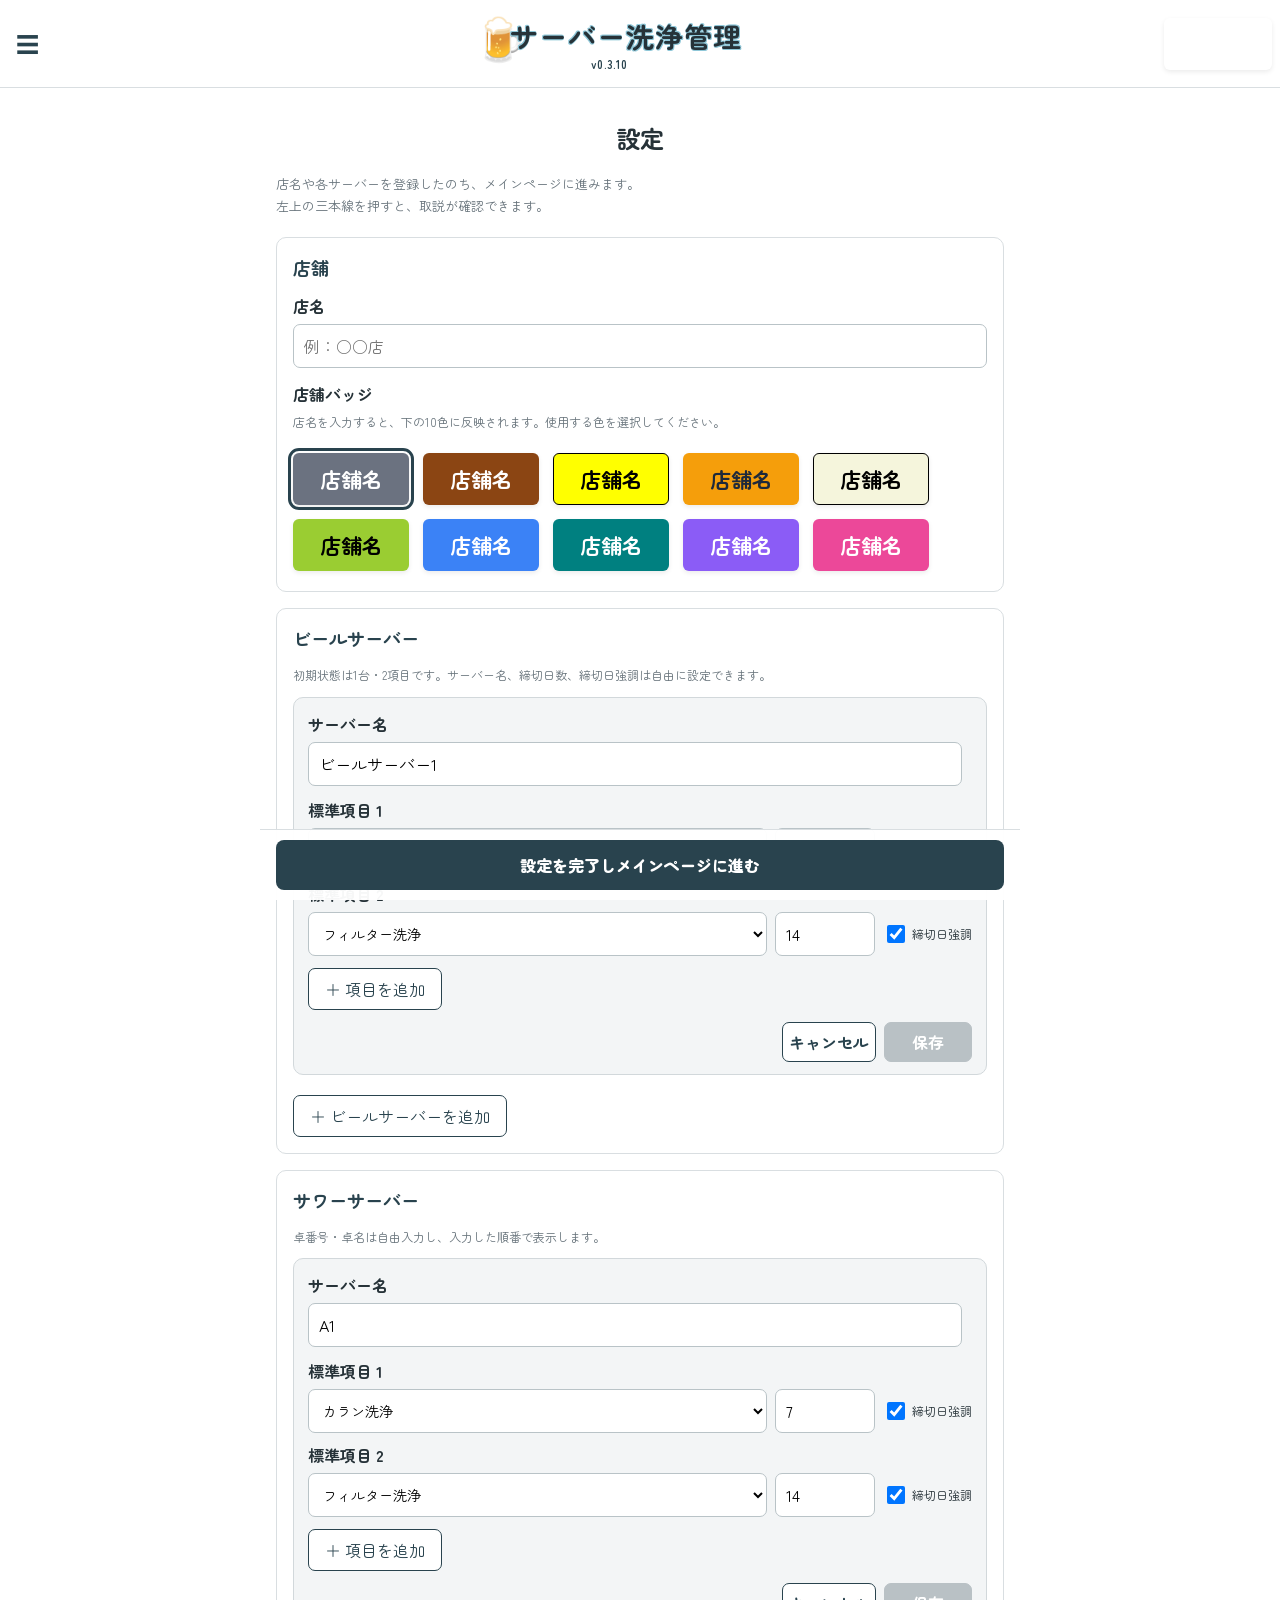
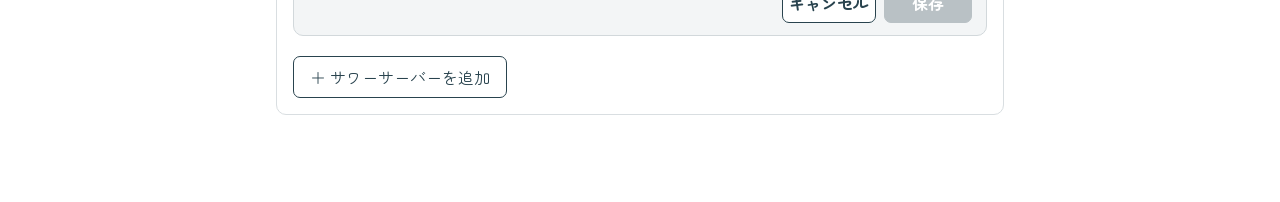
<file: index.html>
<!doctype html>
<html lang="ja">
<head>
  <meta charset="UTF-8">
  <meta name="viewport" content="width=device-width, initial-scale=1, viewport-fit=cover">
  <meta name="theme-color" content="#ffffff">
  <meta name="description" content="サーバー洗浄管理">
  <link rel="manifest" href="manifest.json">
  <link rel="stylesheet" href="style.css">
  <link rel="preconnect" href="https://fonts.googleapis.com">
  <link rel="preconnect" href="https://fonts.gstatic.com" crossorigin>
  <link href="https://fonts.googleapis.com/css2?family=Zen+Maru+Gothic:wght@400;700&display=swap" rel="stylesheet">
  <title>サーバー洗浄管理</title>
</head>
<body>
  <header class="app-header">
    <div class="header-left">
      <button id="menuButton" class="header-menu" type="button" aria-label="メニューを開く">☰</button>
    </div>

    <div class="header-center">
      <div class="title-block">
        <div class="title-main">
          <span class="beer-emoji">🍺</span>
          <h1 class="app-title-text">サーバー洗浄管理</h1>
        </div>
        <span class="app-title-version">v0.3.10</span>
      </div>
    </div>

    <div class="header-right">
      <div id="storeNameHeader" class="store-name"><span class="store-name-text"></span></div>
    </div>
  </header>

  <main id="app" class="app-main"></main>
  <div id="modalRoot"></div>

  <script src="db.js"></script>
  <script src="app.js"></script>
</body>
</html>
</file>
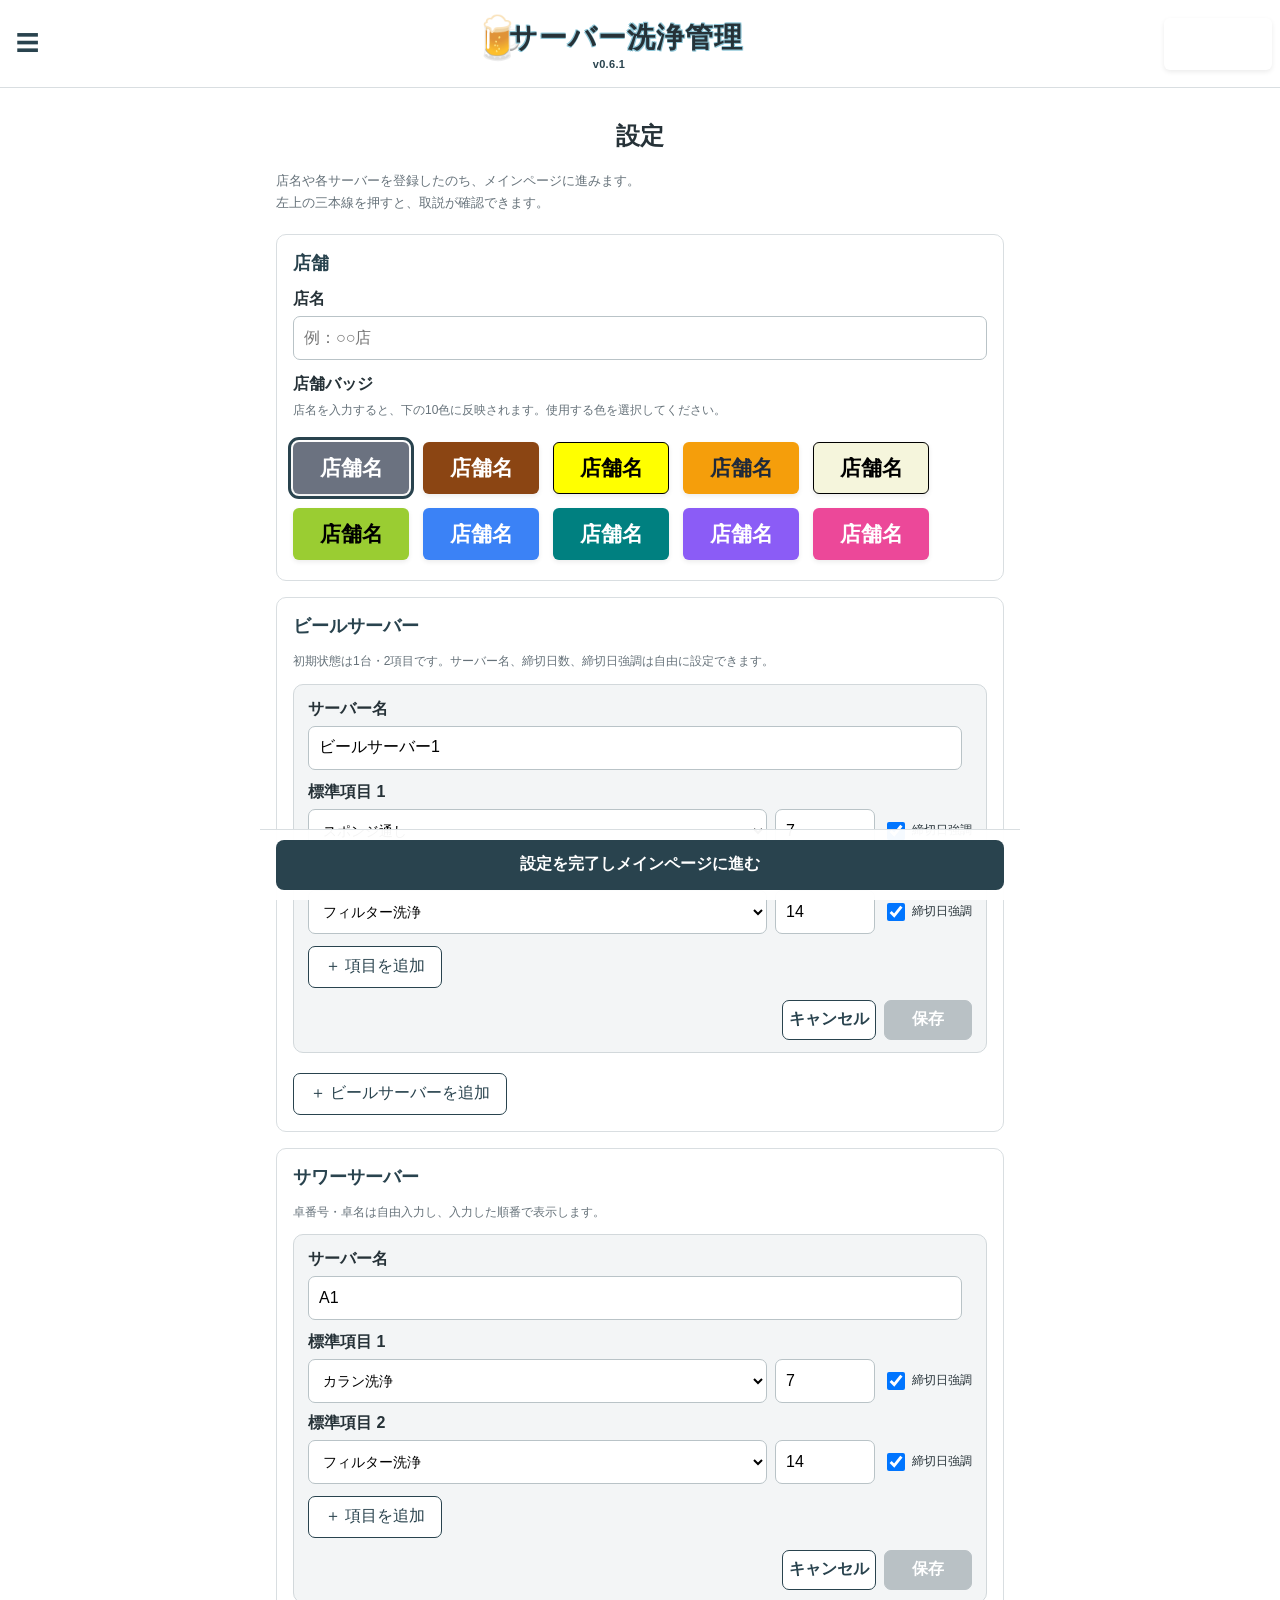
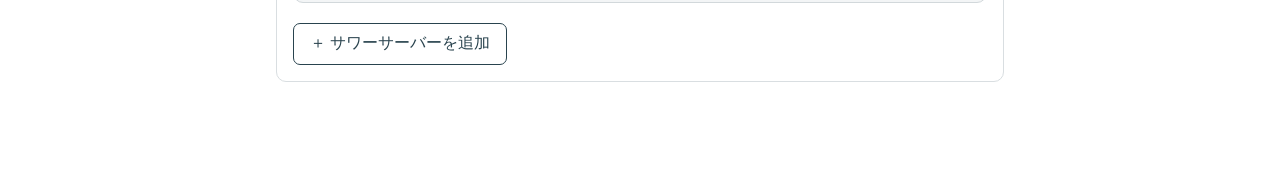
<file: サーバー洗浄管理_v0.6.1.html>
<!doctype html>
<html lang="ja">
<head>
<meta charset="UTF-8">
<meta name="viewport" content="width=device-width, initial-scale=1, viewport-fit=cover">
<meta name="theme-color" content="#29434e">
<meta name="description" content="サーバー洗浄管理">
<meta name="apple-mobile-web-app-capable" content="yes">
<meta name="mobile-web-app-capable" content="yes">
<title>サーバー洗浄管理</title>
<style>
*{box-sizing:border-box}
:root{
  --text:#263238;--muted:#66727a;--line:#d9dee1;--navy:#29434e;--blue-outline:#8fc7d8;
  --beer-card:#fff9df;--sour-card:#e9f8fc;--setup-card:#f3f5f6;
  --signal-yellow:#ffeb3b;--signal-red:#f44336;--button:#29434e;--button-text:#fff;--page:#fff;
  --header-height:calc(88px + env(safe-area-inset-top));
}
html,body{margin:0;padding:0;min-height:100%;background:var(--page);color:var(--text);
  font-family:"Zen Maru Gothic",-apple-system,BlinkMacSystemFont,"Noto Sans JP","Yu Gothic",Meiryo,sans-serif}
body{min-height:100vh}
button,input,select{font:inherit}
button{cursor:pointer}
.app-header{position:sticky;top:0;z-index:20;height:var(--header-height);padding-top:env(safe-area-inset-top);
  background:#fff;border-bottom:1px solid var(--line);display:grid;grid-template-columns:54px minmax(0,1fr) 116px;align-items:center}
.header-left{min-width:0;height:100%;display:flex;align-items:center;justify-content:flex-start}
.header-menu{width:54px;height:100%;border:0;background:transparent;color:var(--navy);font-size:23px}
.header-menu:hover{background:#f5f7f8}
.header-center{min-width:0;height:100%;display:flex;align-items:center;justify-content:center;overflow:hidden}
.title-block{min-width:0;max-width:100%;display:flex;flex-direction:column;align-items:center;justify-content:center}
.title-main{display:flex;align-items:center;justify-content:center;min-width:0;max-width:100%;height:42px}
.beer-emoji{flex:0 0 auto;font-size:42px;line-height:1;user-select:none;opacity:.85;margin-right:-18px;pointer-events:none}
.app-title-text{position:relative;z-index:1;min-width:0;max-width:100%;margin:0;padding:0 2px;
  font-size:clamp(21px,3.2vw,28px);font-weight:700;letter-spacing:.04em;white-space:nowrap;color:var(--text);
  font-family:"Zen Maru Gothic",sans-serif;text-shadow:-.6px -.6px 0 var(--blue-outline),.6px -.6px 0 var(--blue-outline),-.6px .6px 0 var(--blue-outline),.6px .6px 0 var(--blue-outline)}
.app-title-version{display:block;margin-top:-1px;font-size:11px;font-weight:700;letter-spacing:.03em;white-space:nowrap;color:var(--navy)}
.header-right{min-width:0;height:100%;display:flex;align-items:center;justify-content:flex-end;padding-right:8px}
.store-name,.shop-badge-option{width:116px;height:52px;padding:1px 2px;display:flex;align-items:center;justify-content:center;
  text-align:center;border-radius:6px;border:1px solid transparent;box-shadow:0 2px 5px rgba(0,0,0,.08);position:relative;overflow:hidden}
.store-name-text{display:-webkit-box;width:100%;max-width:100%;font-size:21px;line-height:1.05;font-weight:700;
  overflow:hidden;overflow-wrap:anywhere;word-break:break-word;-webkit-line-clamp:2;-webkit-box-orient:vertical}
.shop-badge-01{background:#8B4513;color:#fff;border-color:transparent}
.shop-badge-02{background:#FFFF00;color:#000;border-color:#000}
.shop-badge-03{background:#f59e0b;color:#1e293b;border-color:transparent}
.shop-badge-04{background:#F5F5DC;color:#000;border-color:#000}
.shop-badge-05{background:#9ACD32;color:#000;border-color:transparent}
.shop-badge-06{background:#3b82f6;color:#fff;border-color:transparent}
.shop-badge-07{background:#008080;color:#fff;border-color:transparent}
.shop-badge-08{background:#8b5cf6;color:#fff;border-color:transparent}
.shop-badge-09{background:#ec4899;color:#fff;border-color:transparent}
.shop-badge-10{background:#6b7280;color:#fff;border-color:transparent}
.shop-badge-picker{margin-top:4px}
.shop-badge-options{display:flex;flex-wrap:wrap;gap:14px;padding:8px 0 4px}
.shop-badge-option{flex:0 0 auto}
.shop-badge-option.selected{outline:3px solid var(--navy);outline-offset:2px}
.shop-badge-option.shop-badge-02{border-color:#000}
.shop-badge-option.shop-badge-04{border-color:#000}
.app-main{width:min(760px,100%);margin:0 auto}
.fixed-controls{position:sticky;top:var(--header-height);z-index:15;background:rgba(255,255,255,.97);
  border-bottom:1px solid var(--line);box-shadow:0 2px 7px rgba(0,0,0,.05)}
.tabs{display:grid;grid-template-columns:repeat(3,1fr)}
.tab{min-height:48px;border:0;border-right:1px solid var(--line);background:#f5f7f8;color:#4b5960;font-weight:700;font-size:14px}
.tab:last-child{border-right:0}
.tab.active{background:#fff;color:var(--navy);box-shadow:inset 0 -3px 0 var(--navy)}
.action-row{display:flex;gap:10px;padding:10px 12px}
.action-row button{flex:1;min-height:46px;border-radius:8px;border:1px solid var(--navy);font-weight:700}
.primary-button{background:var(--button);color:var(--button-text)}
.secondary-button{background:#fff;color:var(--navy)}
.page{padding:18px 12px 48px}
.section-title{text-align:center;margin:16px 0 12px;color:var(--navy);font-size:15px;font-weight:800;letter-spacing:.08em}
.section-title::before,.section-title::after{content:"";display:inline-block;width:28%;max-width:150px;vertical-align:middle;border-top:1px solid #aeb9be;margin:0 10px}
.server-card{border:1px solid rgba(38,50,56,.14);border-radius:10px;padding:13px 14px 10px;margin-bottom:12px;will-change:transform}
.server-card.beer{background:var(--beer-card)}
.server-card.sour{background:var(--sour-card)}
.server-card-head{display:flex;align-items:center;justify-content:space-between;gap:12px;margin-bottom:8px}
.server-name{font-size:18px;font-weight:800;overflow-wrap:anywhere}
.item-row{display:grid;grid-template-columns:minmax(0,1fr) auto;align-items:center;gap:10px;min-height:64px;border-top:1px solid rgba(38,50,56,.10);padding:6px 0;will-change:transform}
.item-label label{display:flex;align-items:center;gap:8px;min-width:0;width:100%}
.item-label input[type=checkbox]{width:23px;height:23px;flex:0 0 auto}
.item-name{overflow-wrap:anywhere}
.deadline-grid{display:grid;grid-template-columns:36px 50px;align-items:center;justify-items:center;gap:6px}
.deadline-badge-cell{display:flex;align-items:center;justify-content:center;width:100%}
.deadline-date-cell{width:100%;text-align:left;font-weight:700;font-size:16px;white-space:nowrap}
.deadline-badge{display:flex;align-items:center;justify-content:center;width:32px;height:58px;border-radius:50%/25%;
  border:1px solid #29434e;writing-mode:vertical-rl;text-orient:upright;line-height:1;letter-spacing:1px;box-sizing:border-box;flex:0 0 auto}
.badge-white{background-color:#fff;color:#29434e;font-size:13px;font-weight:400}
.badge-yellow{background-color:#ffeb3b;color:#29434e;font-size:14px;font-weight:700}
.badge-red{background-color:#f44336;color:#fff;font-size:14px;font-weight:700}
.setup-wrap{padding:22px 16px 90px}
.setup-wrap h1{text-align:center;font-size:24px;margin:10px 0 26px}
.setup-intro{margin:-8px 0 20px;color:var(--muted);font-size:13px;line-height:1.7}
.form-card{border:1px solid var(--line);border-radius:10px;padding:16px;margin-bottom:16px;background:#fff}
.form-card h2{font-size:18px;margin:0 0 14px;color:var(--navy)}
.shop-form-card{background:#fff}
.notice{margin:0 0 12px;color:var(--muted);font-size:12px;line-height:1.6}
.registered-shop-name{min-height:44px;padding:10px;border:1px solid #d9dee1;border-radius:7px;background:#f7f9fa}
.field{margin-bottom:14px}
.field>label{display:block;font-weight:700;margin-bottom:6px}
input[type=text],input[type=number]{width:100%;min-height:44px;border:1px solid #b9c3c7;border-radius:7px;padding:8px 10px;background:#fff}
#beerServers,#sourServers{display:flex;flex-direction:column;gap:12px}
.server-form-card{position:relative;border:1px solid #d2d8db;border-radius:10px;padding:14px 14px 12px;background:var(--setup-card);margin:0}
.server-form-head{display:grid;grid-template-columns:minmax(0,1fr) auto;gap:10px;align-items:end}
.server-form-head .field{margin-bottom:0}
.server-delete{min-height:44px;padding:8px 14px}
.problem-marker{position:absolute;left:-8px;top:18px;width:22px;height:22px;border-radius:50%;background:#f44336;color:#fff;font-weight:900;font-size:14px;line-height:22px;text-align:center;display:none;z-index:3}
.problem-marker.visible{display:block}
.server-items{margin-top:12px}
.item-config{display:grid;grid-template-columns:minmax(0,1fr) 100px auto;gap:8px;align-items:center;margin-bottom:8px}
.item-name-editor{display:flex;flex-direction:column;gap:6px;width:100%}
.item-select-box{width:100%;min-height:44px;border:1px solid #b9c3c7;border-radius:7px;padding:0 10px;background:#fff;font-size:14px}
.item-custom-input{width:100%;min-height:44px;border:1px solid #b9c3c7;border-radius:7px;padding:8px 10px;background:#fff}
.add-button-wrap{margin-top:20px;display:flex;justify-content:flex-start}
.add-button{min-height:42px;padding:7px 16px;border:1px solid var(--navy);border-radius:7px;background:#fff;color:var(--navy);width:auto;display:inline-block}
.server-form-card .add-button-wrap{margin-top:12px}
.item-field{margin-bottom:10px}
.item-signal-label{display:flex;align-items:center;gap:4px;white-space:nowrap;color:var(--text);font-size:12px}
.item-signal-label input{width:18px;height:18px}
.optional-item-box{margin-top:10px;padding-top:12px;border-top:1px solid #d5dade}
.optional-item-head{display:flex;align-items:center;justify-content:space-between;gap:10px;margin-bottom:7px}
.optional-item-head label{font-weight:700}
.danger-button{border:1px solid #d00012!important;color:#d00012!important;background:#fff;border-radius:7px}
.server-local-actions{display:flex;justify-content:flex-end;gap:8px;margin-top:12px}
.server-local-actions button{min-width:88px;min-height:40px;border-radius:7px;border:1px solid var(--navy);font-weight:700}
.server-local-actions .server-save-button:disabled{background:#b9c1c5;color:#fff;border-color:#b9c1c5;cursor:default}
.server-form-card.is-dirty{box-shadow:0 0 0 1px rgba(41,67,78,.08)}
.setup-finish-bar{position:sticky;bottom:0;z-index:10;margin:16px -16px -90px;padding:10px 16px;background:rgba(255,255,255,.96);border-top:1px solid var(--line)}
.setup-finish-bar button{width:100%;min-height:50px;border:0;border-radius:8px;background:var(--button);color:#fff;font-weight:800}
.entry-screen{padding:12px 0 48px}
.entry-title{text-align:center;color:var(--navy);font-size:21px;margin:8px 0}
.entry-description{color:var(--muted);font-size:13px;line-height:1.6;margin:0 0 14px}
.choice-list{display:flex;flex-direction:column;gap:8px}
.choice{display:grid;grid-template-columns:auto minmax(0,1fr) auto;gap:10px;align-items:center;min-height:50px;border:1px solid var(--line);border-radius:9px;padding:8px 10px;background:#fff}
.choice input{width:22px;height:22px}
.m2-item-choices{display:flex;flex-direction:column;gap:8px}
.m2-item-choice{grid-template-columns:auto minmax(0,1fr)}
.m2-servers{margin-top:22px}
.selected-item-title{font-size:18px;color:var(--navy);margin:0 0 4px}
.m2-server-list{display:flex;flex-direction:column;gap:10px}
.m2-server-tile{display:grid;grid-template-columns:auto minmax(0,1fr) auto;gap:10px;align-items:center;min-height:64px;padding:10px 12px;border-radius:10px;border:1px solid rgba(38,50,56,.14);will-change:transform}
.m2-server-tile.beer{background:var(--beer-card)}
.m2-server-tile.sour{background:var(--sour-card)}
.m2-server-tile input{width:23px;height:23px}
.m2-server-name{font-weight:800;overflow-wrap:anywhere}
.menu-backdrop,.modal-backdrop{position:fixed;inset:0;z-index:100;background:rgba(0,0,0,.42)}
.menu-backdrop{display:flex}
.menu-drawer{width:min(360px,88vw);height:100%;overflow-y:auto;background:#fff;padding:24px 18px;box-shadow:8px 0 30px rgba(0,0,0,.18);will-change:transform}
.menu-drawer h2{margin:0 0 10px;color:var(--navy)}
.page-scale-row{display:flex;align-items:center;justify-content:flex-end;gap:7px;margin:0 0 16px;color:var(--muted);font-size:13px;white-space:nowrap}
.page-scale-row button{min-width:34px;height:32px;border:1px solid var(--line);border-radius:6px;background:#f7f9fa;color:var(--navy);font-size:20px;line-height:1}
.page-scale-value{min-width:42px;text-align:center;color:var(--text);font-weight:700;font-variant-numeric:tabular-nums}
.menu-item{display:block;width:100%;text-align:left;min-height:48px;border:0;border-bottom:1px solid var(--line);background:#fff;color:var(--text);font-weight:700}
.menu-item-danger{color:#b42318} .menu-item-generator{color:#2e7d32}
.menu-note{font-size:12px;color:var(--muted);line-height:1.6}.menu-generator-spacer{height:16px}
.modal-backdrop{display:flex;align-items:center;justify-content:center;padding:20px}
.modal{width:min(420px,100%);background:#fff;border-radius:12px;padding:20px;box-shadow:0 12px 40px rgba(0,0,0,.22)}
.modal h2{margin:0 0 10px;font-size:19px}
.modal p{line-height:1.6;margin:0 0 18px}
.modal-actions{display:flex;gap:10px}
.modal-actions button{flex:1;min-height:46px;border-radius:8px;font-weight:700}
.toast{position:fixed;left:50%;bottom:22px;transform:translateX(-50%);z-index:200;background:#263238;color:#fff;padding:10px 16px;border-radius:8px;box-shadow:0 5px 20px rgba(0,0,0,.2)}
@media(max-width:480px){
  .item-config{grid-template-columns:1fr 78px auto}
  .item-signal-label{font-size:11px}
  .section-title::before,.section-title::after{width:20%}
  .app-header{grid-template-columns:48px minmax(0,1fr) 104px}
  .header-menu{width:48px}
  .header-right{padding-right:4px}
  .store-name,.shop-badge-option{width:104px;height:50px;padding:1px 2px}
  .store-name{flex-basis:104px}
  .store-name-text{font-size:21px}
  .app-title-text{font-size:clamp(19px,6.2vw,23px);letter-spacing:.02em}
  .beer-emoji{font-size:34px;margin-right:-15px}
  .app-title-version{font-size:10px}
}
</style>
</head>
<body>
<header class="app-header">
  <div class="header-left"><button id="menuButton" class="header-menu" type="button" aria-label="メニューを開く">☰</button></div>
  <div class="header-center"><div class="title-block"><div class="title-main"><span class="beer-emoji">🍺</span><h1 class="app-title-text">サーバー洗浄管理</h1></div><span class="app-title-version">v0.6.1</span></div></div>
  <div class="header-right"><div id="storeNameHeader" class="store-name"><span class="store-name-text"></span></div></div>
</header>
<main id="app" class="app-main"></main>
<div id="modalRoot"></div>
<script>
const APP_VERSION="v0.6.1";
const STORAGE_KEY="server-cleaning-appData";
const REVISION_KEY=STORAGE_KEY+"-revision";
const WORKING_KEY=STORAGE_KEY+"-working-selection";
const EMBEDDED_DATA="";
const PAGE_SCALE_KEY="server-cleaning-app-page-scale";
let pageScale=100;
try{const storedScale=Number(localStorage.getItem(PAGE_SCALE_KEY));if(Number.isFinite(storedScale)&&storedScale>=50&&storedScale<=150)pageScale=storedScale}catch(e){}
function applyPageScale(){document.documentElement.style.zoom=(pageScale/100);const value=document.getElementById("pageScaleValue");if(value)value.textContent=pageScale+"%"}
function changePageScale(delta){pageScale=Math.max(50,Math.min(150,pageScale+delta));try{localStorage.setItem(PAGE_SCALE_KEY,String(pageScale))}catch(e){}applyPageScale()}
applyPageScale();
const DEFAULT_SHOP_BADGE_COLOR="10";
const SHOP_BADGE_COLORS={"01":{bg:"#8B4513",color:"#fff",border:"transparent",className:"shop-badge-01"},"02":{bg:"#FFFF00",color:"#000",border:"#000",className:"shop-badge-02"},"03":{bg:"#f59e0b",color:"#1e293b",border:"transparent",className:"shop-badge-03"},"04":{bg:"#F5F5DC",color:"#000",border:"#000",className:"shop-badge-04"},"05":{bg:"#9ACD32",color:"#000",border:"transparent",className:"shop-badge-05"},"06":{bg:"#3b82f6",color:"#fff",border:"transparent",className:"shop-badge-06"},"07":{bg:"#008080",color:"#fff",border:"transparent",className:"shop-badge-07"},"08":{bg:"#8b5cf6",color:"#fff",border:"transparent",className:"shop-badge-08"},"09":{bg:"#ec4899",color:"#fff",border:"transparent",className:"shop-badge-09"},"10":{bg:"#6b7280",color:"#fff",border:"transparent",className:"shop-badge-10"}};
const SHOP_BADGE_NAMES={"01":"サドルブラウン","02":"イエロー","03":"アンバー","04":"ベージュ","05":"イエローグリーン","06":"ブルー","07":"ティール/藍緑","08":"パープル","09":"ピンク","10":"グレー"};
const DEFAULT_ITEMS={beer:[{name:"スポンジ通し",days:7,signal:true},{name:"フィルター洗浄",days:14,signal:true}],sour:[{name:"カラン洗浄",days:7,signal:true},{name:"フィルター洗浄",days:14,signal:true}]};
let appData=null,currentMode="M1",setupBackup=null,setupInitial=false,setupSnapshots=new Map(),setupNewCards=new Set(),setupErrors=new Set(),staleDialogOpen=false;

function dbGet(key){try{return JSON.parse(localStorage.getItem(key))}catch(e){return null}}
function dbSet(key,val){try{localStorage.setItem(key,JSON.stringify(val))}catch(e){console.warn("localStorage save failed",e)}}
function dbDelete(key){try{localStorage.removeItem(key)}catch(e){}}
function revisionGet(){try{return Number(localStorage.getItem(REVISION_KEY))||0}catch(e){return 0}}
function revisionSet(value){try{localStorage.setItem(REVISION_KEY,String(value))}catch(e){console.warn("revision save failed",e)}}
function revisionNext(){const next=revisionGet()+1;revisionSet(next);return next}
function saveAppData(){appData.updatedAt=new Date().toISOString();appData.revision=revisionNext();dbSet(STORAGE_KEY,appData);return appData.revision}
function workingGet(){try{return JSON.parse(sessionStorage.getItem(WORKING_KEY))}catch(e){return null}}
function workingSet(value){try{if(value&&Array.isArray(value.checks)&&value.checks.length){sessionStorage.setItem(WORKING_KEY,JSON.stringify(value))}else{sessionStorage.removeItem(WORKING_KEY)}}catch(e){console.warn("working selection save failed",e)}}
function workingClear(){try{sessionStorage.removeItem(WORKING_KEY)}catch(e){}}
function checkedPairs(){return [...document.querySelectorAll("input[type=checkbox][data-server-id][data-item-id]:checked")].map(cb=>({serverId:cb.dataset.serverId,itemId:cb.dataset.itemId}))}
function captureWorkingSelection(){const checks=checkedPairs();const previous=workingGet();if(!checks.length){workingClear();return null}const first=checks[0];let itemName=previous?.itemName||"";const firstServer=appData.servers.find(s=>s.id===first.serverId);const firstItem=firstServer?.items.find(i=>i.id===first.itemId);if(firstItem)itemName=firstItem.name;workingSet({mode:currentMode,itemName,checks,at:new Date().toISOString()});return workingGet()}
function restoreWorkingSelection(){const work=workingGet();if(!work||!Array.isArray(work.checks)||!work.checks.length)return;const valid=work.checks.filter(pair=>appData.servers.some(s=>s.id===pair.serverId&&s.items.some(i=>i.id===pair.itemId)));if(!valid.length){workingClear();return}if(currentMode==="M2"&&work.itemName){const radio=[...document.querySelectorAll(".m2item")].find(r=>r.dataset.name===work.itemName);if(radio){radio.checked=true;renderM2Servers(work.itemName);}}document.querySelectorAll("input[type=checkbox][data-server-id][data-item-id]").forEach(cb=>{cb.checked=valid.some(pair=>pair.serverId===cb.dataset.serverId&&pair.itemId===cb.dataset.itemId)});workingSet({...work,checks:valid})}
function ensureFreshBeforeSave(){const current=revisionGet();const pageRevision=Number(appData?.revision)||0;if(current!==pageRevision){showStalePageDialog(current);return false}return true}
function checkForStalePage(){if(!appData||staleDialogOpen)return;const current=revisionGet();const pageRevision=Number(appData.revision)||0;if(current&&current!==pageRevision)showStalePageDialog(current)}
function showStalePageDialog(currentRevision){if(staleDialogOpen)return;staleDialogOpen=true;const root=document.getElementById("modalRoot");const latest=readLatestSavedData();const updated=latest?.updatedAt?formatRelativeSavedTime(latest.updatedAt):"";root.innerHTML='<div class="modal-backdrop"><div class="modal" role="dialog" aria-modal="true"><h2>古いページを見ています。</h2><p>別のタブで更新されています。<br>最新の保存は'+esc(updated||"以前")+'です。</p><div class="modal-actions"><button class="secondary-button" type="button" data-close>このページを閉じる</button><button class="primary-button" type="button" data-latest>最新にする</button></div></div></div>';root.querySelector("[data-close]").onclick=()=>{staleDialogOpen=false;closeCurrentPage()};root.querySelector("[data-latest]").onclick=()=>{staleDialogOpen=false;root.innerHTML="";const latestData=readLatestSavedData();if(!latestData)return;appData=latestData;normalizeData();updateHeader();currentMode="M1";renderMain();restoreWorkingSelection();showToast("最新の状態に更新しました。")} }
function readLatestSavedData(){const latest=dbGet(STORAGE_KEY);if(!latest||!Array.isArray(latest.servers))return null;return latest}
function formatRelativeSavedTime(iso){const time=new Date(iso).getTime();if(!Number.isFinite(time))return"以前";const diff=Math.max(0,Date.now()-time);const minutes=Math.floor(diff/60000);if(minutes<1)return"1分未満前";if(minutes<60)return minutes+"分前";const hours=Math.floor(minutes/60);if(hours<24)return hours+"時間"+(minutes%60?minutes%60+"分":"")+"前";const days=Math.floor(hours/24);return days+"日前"}
function closeCurrentPage(){try{window.close()}catch(e){}setTimeout(()=>{if(!document.hidden)location.href="about:blank"},100)}

document.addEventListener("DOMContentLoaded",init);
document.addEventListener("change",e=>{if(e.target.matches("input[type=checkbox][data-server-id][data-item-id]"))captureWorkingSelection()});
window.addEventListener("storage",e=>{if(e.key===STORAGE_KEY||e.key===REVISION_KEY)checkForStalePage()});
document.addEventListener("visibilitychange",()=>{if(!document.hidden)checkForStalePage()});
window.addEventListener("pageshow",checkForStalePage);

function init(){
  document.getElementById("menuButton").addEventListener("click",openMenu);
  let restored=false;
  if(EMBEDDED_DATA){
    try{
      const embedded=JSON.parse(EMBEDDED_DATA);
      if(embedded&&embedded.servers){
        const existing=dbGet(STORAGE_KEY);
        if(!existing){
          appData=embedded;appData.revision=revisionNext();dbSet(STORAGE_KEY,appData);
          restored=true;
        }
      }
    }catch(e){console.warn("EMBEDDED_DATA parse failed",e)}
  }
  appData=dbGet(STORAGE_KEY);
  if(!appData){appData=createEmptyData();setupInitial=true;renderSetup(false,true);return}
  normalizeData();if(!appData.revision){appData.revision=revisionGet();if(!appData.revision){appData.revision=revisionNext();dbSet(STORAGE_KEY,appData)}}else if(revisionGet()!==Number(appData.revision)){revisionSet(Number(appData.revision))}updateHeader();currentMode="M1";renderMain();restoreWorkingSelection();
  if(restored)showToast("データを読み込みました");
}

function createEmptyData(){return{version:2,shopName:"",shopBadgeColor:DEFAULT_SHOP_BADGE_COLOR,servers:[createServer("beer","ビールサーバー1"),createServer("sour","A1")],createdAt:new Date().toISOString(),updatedAt:new Date().toISOString()}}
function createServer(type,name=""){return{id:crypto.randomUUID(),type,name,items:DEFAULT_ITEMS[type].map(item=>createItem(item))}}
function createItem(source){return{id:crypto.randomUUID(),name:source.name||"",days:Math.max(1,Number(source.days)||7),signal:source.signal!==false,history:Array.isArray(source.history)?[...source.history]:[],lastCleanedAt:source.lastCleanedAt||null}}
function cloneItem(item){return{id:item.id,name:item.name,days:Math.max(1,Number(item.days)||7),signal:item.signal!==false,history:Array.isArray(item.history)?[...item.history]:[],lastCleanedAt:item.lastCleanedAt||null}}
function cloneServer(server){return{id:server.id,type:server.type,name:server.name,items:server.items.map(cloneItem)}}
function normalizeData(){if(!appData||!Array.isArray(appData.servers)){appData=createEmptyData();return}appData.shopName=appData.shopName||"";if(!SHOP_BADGE_COLORS[appData.shopBadgeColor])appData.shopBadgeColor=DEFAULT_SHOP_BADGE_COLOR;appData.servers.forEach(server=>{server.id=server.id||crypto.randomUUID();server.type=server.type==="sour"?"sour":"beer";server.name=server.name||"";server.items=Array.isArray(server.items)?server.items:[];server.items.forEach(item=>{item.id=item.id||crypto.randomUUID();item.name=item.name||"";item.days=Math.max(1,Number(item.days)||7);item.signal=item.signal!==false;item.history=Array.isArray(item.history)?item.history:[];item.lastCleanedAt=item.lastCleanedAt||null})})}
function updateHeader(){const element=document.getElementById("storeNameHeader");if(!element)return;const color=SHOP_BADGE_COLORS[appData?.shopBadgeColor]?appData.shopBadgeColor:DEFAULT_SHOP_BADGE_COLOR;const text=element.querySelector(".store-name-text");if(text)text.textContent=appData?.shopName||"";element.className="store-name "+SHOP_BADGE_COLORS[color].className;fitShopBadgeText(element)}

function renderSetup(edit,firstTime){
  setupInitial=firstTime;setupBackup=edit?JSON.parse(JSON.stringify(appData)):null;setupSnapshots=new Map();setupNewCards=new Set();setupErrors=new Set();
  const app=document.getElementById("app");const d=appData;
  app.innerHTML='<section class="setup-wrap"><h1>設定</h1>'+(firstTime?'<p class="setup-intro">店名や各サーバーを登録したのち、メインページに進みます。<br>左上の三本線を押すと、取説が確認できます。</p>':'')+'<div class="form-card shop-form-card"><h2>店舗</h2><div class="field"><label>'+(firstTime?"店名":"登録店名")+'</label>'+(firstTime?'<input id="shopName" type="text" value="'+escAttr(d.shopName)+'" placeholder="例：○○店">':'<div class="registered-shop-name">'+esc(d.shopName)+'</div>')+'</div>'+(firstTime?shopBadgePickerHtml(d.shopName,d.shopBadgeColor):'<p class="notice">店名の変更は、メニューの「特別メニュー：店名変更」から行います。</p>')+'</div><div class="form-card"><h2>ビールサーバー</h2><p class="notice">初期状態は1台・2項目です。サーバー名、締切日数、締切日強調は自由に設定できます。</p><div id="beerServers"></div><div class="add-button-wrap"><button class="add-button" type="button" onclick="addServer(\'beer\')">＋ ビールサーバーを追加</button></div></div><div class="form-card"><h2>サワーサーバー</h2><p class="notice">卓番号・卓名は自由入力し、入力した順番で表示します。</p><div id="sourServers"></div><div class="add-button-wrap"><button class="add-button" type="button" onclick="addServer(\'sour\')">＋ サワーサーバーを追加</button></div></div><div class="setup-finish-bar"><button type="button" onclick="finishSetup()">設定を完了しメインページに進む</button></div></section>';
  renderServerEditors("beer");renderServerEditors("sour");bindSetupInputCommitHandlers();bindShopBadgePicker();
}
function serverSnapshot(server){return JSON.parse(JSON.stringify(cloneServer(server)))}
function restoreServerSnapshot(serverId){const snapshot=setupSnapshots.get(serverId);if(!snapshot)return false;const index=appData.servers.findIndex(s=>s.id===serverId);if(index<0)return false;appData.servers[index]=JSON.parse(JSON.stringify(snapshot));return true}
function readServerCard(card){const server=appData.servers.find(x=>x.id===card.dataset.serverId);if(!server)return null;const nameInput=card.querySelector(".server-name-input");const newName=nameInput?nameInput.value.trim():server.name;const rows=[...card.querySelectorAll(".item-config")].slice(0,3);const items=rows.map((row)=>{const select=row.querySelector(".item-select-box");const customInput=row.querySelector(".item-custom-input");let itemName="";if(select&&select.value==="custom"){itemName=customInput?customInput.value.trim():""}else if(select){itemName=select.value}else if(customInput){itemName=customInput.value.trim()}return{name:itemName,days:Math.max(1,Math.min(3650,Number(row.querySelector(".item-days-input")?.value)||7)),signal:!!row.querySelector(".item-signal-input")?.checked}});return{server,name:newName,items}}
function syncCardToWorkingData(card){const data=readServerCard(card);if(!data)return;const{server,name,items}=data;const serverRenamed=server.name!==name;server.name=name;items.forEach((entry,index)=>{const item=server.items[index];if(!item)return;if(item.name!==entry.name){item.name=entry.name;item.history=[];item.lastCleanedAt=null}item.days=entry.days;item.signal=entry.signal});if(serverRenamed){server.items.forEach(item=>{item.history=[];item.lastCleanedAt=null})}}
function bindSetupInputCommitHandlers(){document.querySelectorAll(".server-form-card .server-name-input, .server-form-card .item-custom-input, .server-form-card .item-days-input").forEach(input=>{input.removeEventListener("input",handleInputChange);input.addEventListener("input",handleInputChange)});document.querySelectorAll(".server-form-card .item-select-box, .server-form-card .item-signal-input").forEach(select=>{select.removeEventListener("change",handleInputChange);select.addEventListener("change",handleInputChange)})}
function handleInputChange(e){const card=e.target.closest(".server-form-card");if(card)markCardDirtyFromDom(card)}
function meaningfulCardState(card){const data=readServerCard(card);if(!data)return null;return{name:data.name,items:data.items.map(x=>({name:x.name,days:x.days,signal:x.signal}))}}
function markCardDirtyFromDom(card){if(!card)return;syncCardToWorkingData(card);const id=card.dataset.serverId;const current=meaningfulCardState(card);const snapshot=setupSnapshots.get(id);const isDirty=!snapshot||JSON.stringify(current)!==JSON.stringify({name:snapshot.name,items:snapshot.items.map(x=>({name:x.name,days:x.days,signal:x.signal}))});card.classList.toggle("is-dirty",isDirty);const saveBtn=card.querySelector(".server-save-button");if(saveBtn)saveBtn.disabled=!isDirty;if(isDirty)setupErrors.delete(id);updateProblemMarker(card)}
function updateProblemMarker(card){const marker=card.querySelector(".problem-marker");if(marker)marker.classList.toggle("visible",setupErrors.has(card.dataset.serverId))}
function itemNameEditorHtml(item){const defaultOptions=["スポンジ通し","フィルター洗浄","カラン洗浄"];const isCustom=item.name&&!defaultOptions.includes(item.name);const selectedValue=isCustom?"custom":(item.name||"スポンジ通し");return'<div class="item-name-editor"><select class="item-select-box" onchange="handleItemSelectChange(this)"><option value="スポンジ通し" '+(selectedValue==="スポンジ通し"?"selected":"")+'>スポンジ通し</option><option value="フィルター洗浄" '+(selectedValue==="フィルター洗浄"?"selected":"")+'>フィルター洗浄</option><option value="カラン洗浄" '+(selectedValue==="カラン洗浄"?"selected":"")+'>カラン洗浄</option><option value="custom" '+(isCustom?"selected":"")+'>直接入力（その他）</option></select><input class="item-custom-input" type="text" value="'+(isCustom?escAttr(item.name):"")+'" placeholder="項目名を入力" style="display:'+(isCustom?"block":"none")+';"></div>'}
function handleItemSelectChange(selectElem){const container=selectElem.closest(".item-name-editor");const inputElem=container.querySelector(".item-custom-input");if(selectElem.value==="custom"){inputElem.style.display="block";inputElem.value="";inputElem.placeholder="項目名を入力";inputElem.focus()}else{inputElem.style.display="none";inputElem.value=selectElem.value}markCardDirtyFromDom(selectElem.closest(".server-form-card"))}
function renderServerEditors(type){const container=document.getElementById(type==="beer"?"beerServers":"sourServers");if(!container)return;container.innerHTML="";const typeServers=appData.servers.filter(server=>server.type===type);typeServers.forEach((server,serverIndex)=>{const card=document.createElement("div");card.className="server-form-card";card.dataset.serverId=server.id;if(!setupNewCards.has(server.id))setupSnapshots.set(server.id,serverSnapshot(server));const itemHtml=server.items.map((item,index)=>{if(index<2)return itemConfigHtml(item,"標準項目 "+(index+1),false);return'<div class="optional-item-box"><div class="optional-item-head"><label>任意項目</label><button class="danger-button item-delete-button" type="button">削除</button></div>'+itemConfigHtml(item,"",true)+"</div>"}).join("");const placeholder=serverNamePlaceholder(type);card.innerHTML='<div class="problem-marker" aria-hidden="true">!</div><div class="server-form-head"><div class="field"><label>サーバー名</label><input class="server-name-input" type="text" value="'+escAttr(server.name)+'" placeholder="'+escAttr(placeholder)+'"></div>'+(serverIndex>0?'<button class="danger-button server-delete" type="button">削除</button>':"")+'</div><div class="server-items">'+itemHtml+"</div>"+(server.items.length<3?'<div class="add-button-wrap"><button class="add-button optional-add-button" type="button">＋ 項目を追加</button></div>':"")+'<div class="server-local-actions"><button class="secondary-button server-cancel-button" type="button">キャンセル</button><button class="primary-button server-save-button" type="button" disabled>保存</button></div>';container.appendChild(card);card.querySelector(".server-delete")?.addEventListener("click",()=>deleteServer(server.id,type));card.querySelector(".optional-add-button")?.addEventListener("click",()=>addOptional(server.id,type));card.querySelector(".item-delete-button")?.addEventListener("click",()=>deleteOptional(server.id,type));card.querySelector(".server-save-button")?.addEventListener("click",()=>saveServerCard(server.id,type));card.querySelector(".server-cancel-button")?.addEventListener("click",()=>cancelServerCard(server.id,type))});bindSetupInputCommitHandlers()}
function itemConfigHtml(item,label,optional){return'<div class="field item-field">'+(label?"<label>"+label+"</label>":"")+'<div class="item-config">'+itemNameEditorHtml(item)+'<input class="item-days-input" type="number" min="1" max="3650" value="'+(Number(item.days)||7)+'" title="締切日数"><label class="item-signal-label"><input class="item-signal-input" type="checkbox" '+(item.signal?"checked":"")+"> 締切日強調</label></div></div>"}
function addServer(type){discardEmptyNewCards(type);const server=createServer(type,"");appData.servers.push(server);setupNewCards.add(server.id);renderServerEditors(type);const newCard=document.querySelector('[data-server-id="'+CSS.escape(server.id)+'"]');if(newCard){markCardDirtyFromDom(newCard);newCard.querySelector(".server-name-input")?.focus()}}
function discardEmptyNewCards(type){const ids=appData.servers.filter(s=>s.type===type&&setupNewCards.has(s.id)).map(s=>s.id);for(const id of ids){const server=appData.servers.find(s=>s.id===id);if(!server)continue;const hasMeaningful=server.name.trim()||server.items.some((item,index)=>index>=2&&item.name.trim());if(!hasMeaningful){appData.servers=appData.servers.filter(s=>s.id!==id);setupNewCards.delete(id);setupSnapshots.delete(id);setupErrors.delete(id)}}}
function serverNamePlaceholder(type){const count=appData.servers.filter(server=>server.type===type).length;if(type==="sour"){if(count===2)return"テーブルの並び順に合わせると管理がスムーズです";if(count>=3)return"他のサーバーと重複しない名前を付けてください。";return"例：A1"}if(count===1)return"例：厨房手前";return"他のサーバーと重複しない名前を付けてください。"}
function addOptional(serverId,type){const server=appData.servers.find(x=>x.id===serverId);if(!server||server.items.length>=3)return;server.items.push({id:crypto.randomUUID(),name:"",days:7,signal:true,history:[],lastCleanedAt:null});renderServerEditors(type);const card=document.querySelector('[data-server-id="'+CSS.escape(serverId)+'"]');if(card)markCardDirtyFromDom(card)}
function deleteOptional(serverId,type){const server=appData.servers.find(x=>x.id===serverId);if(!server||server.items.length!==3)return;if(!window.confirm("3つ目の任意項目を削除しますか？\nこの項目の履歴も削除されます。"))return;server.items.splice(2,1);renderServerEditors(type);const card=document.querySelector('[data-server-id="'+CSS.escape(serverId)+'"]');if(card)markCardDirtyFromDom(card)}
function deleteServer(serverId,type){const count=appData.servers.filter(x=>x.type===type).length;if(count<=1){showToast("ビールとサワーは、それぞれ1台以上必要です。");return}if(!window.confirm("このサーバーを削除しますか？\nこのサーバーに紐づく履歴も削除されます。"))return;appData.servers=appData.servers.filter(x=>x.id!==serverId);setupSnapshots.delete(serverId);setupNewCards.delete(serverId);setupErrors.delete(serverId);renderServerEditors(type)}
function saveServerCard(serverId,type){const card=document.querySelector('[data-server-id="'+CSS.escape(serverId)+'"]');if(!card)return;syncCardToWorkingData(card);const data=readServerCard(card);if(!data)return;let error="";if(!data.name)error="サーバー名を入力してください。";else{const names=appData.servers.filter(s=>s.id!==serverId).map(s=>s.name.trim());if(names.includes(data.name))error="他のサーバーと重複しない名前を付けてください。";const badItem=data.items.findIndex(x=>!x.name);if(badItem>=0){error="項目名を入力してください。"}else{const itemNames=data.items.map(x=>x.name.trim());const hasDuplicate=itemNames.some((name,idx)=>itemNames.indexOf(name)!==idx);if(hasDuplicate)error="項目が重複しています"}}if(error){setupErrors.add(serverId);updateProblemMarker(card);alert(error);return}setupErrors.delete(serverId);setupSnapshots.set(serverId,serverSnapshot(data.server));setupNewCards.delete(serverId);card.classList.remove("is-dirty");card.querySelector(".server-save-button").disabled=true;updateProblemMarker(card)}
function cancelServerCard(serverId,type){if(setupNewCards.has(serverId)){appData.servers=appData.servers.filter(s=>s.id!==serverId);setupNewCards.delete(serverId);setupSnapshots.delete(serverId);setupErrors.delete(serverId)}else{restoreServerSnapshot(serverId);setupErrors.delete(serverId)}renderServerEditors(type)}
function unfinishedSetupCards(){const cards=[...document.querySelectorAll(".server-form-card")];const pending=[];cards.forEach(card=>{const save=card.querySelector(".server-save-button");if(save&&!save.disabled)pending.push(card)});return pending}
function finishSetup(){const shopNameInput=document.getElementById("shopName");if(shopNameInput&&!shopNameInput.value.trim()){alert("店名を入力してください。");shopNameInput.focus();return}for(const type of["beer","sour"])discardEmptyNewCards(type);renderServerEditors("beer");renderServerEditors("sour");const pending=unfinishedSetupCards();if(pending.length){pending.forEach(card=>{setupErrors.add(card.dataset.serverId);updateProblemMarker(card)});alert("保存していないサーバーがあります");pending[0].scrollIntoView({behavior:"smooth",block:"center"});return}const beer=appData.servers.filter(s=>s.type==="beer");const sour=appData.servers.filter(s=>s.type==="sour");if(!beer.length||!sour.length){alert("ビールサーバーとサワーサーバーを、それぞれ1台以上登録してください。");return}if(appData.servers.some(s=>!s.name.trim()||s.items.length<2||s.items.some(i=>!i.name.trim()))){alert("サーバー名と項目名を確認してください。");return}const shopName=shopNameInput?shopNameInput.value.trim():appData.shopName;const selectedBadge=document.querySelector(".shop-badge-option.selected")?.dataset.badgeColor||appData.shopBadgeColor||DEFAULT_SHOP_BADGE_COLOR;appData.shopName=shopName;appData.shopBadgeColor=selectedBadge;appData.version=2;saveAppData();setupBackup=null;setupInitial=false;updateHeader();renderMain();showToast("設定を保存しました。")}
function renderMain(){currentMode="M1";window.scrollTo(0,0);document.documentElement.scrollTop=0;document.body.scrollTop=0;updateHeader();document.getElementById("app").innerHTML='<div class="fixed-controls"><nav class="tabs" aria-label="入力方法"><button class="tab active" data-mode="M1">M1.締め切り順に入力</button><button class="tab" data-mode="M2">M2.項目順に入力</button><button class="tab" data-mode="M3">M3.サーバー順に入力</button></nav><div class="action-row" id="mainActions"></div></div><section id="content" class="page"></section>';document.querySelectorAll(".tab").forEach(button=>{button.onclick=()=>switchMode(button.dataset.mode)});renderCurrent()}
function switchMode(mode){currentMode=mode;document.querySelectorAll(".tab").forEach(tab=>tab.classList.toggle("active",tab.dataset.mode===mode));renderCurrent()}
function setMainActions(kind){const row=document.getElementById("mainActions");if(kind==="m2"){row.innerHTML='<button class="primary-button" type="button" id="saveButton">保存</button><button class="secondary-button" type="button" id="cancelButton">キャンセル</button>';document.getElementById("saveButton").onclick=saveSelected;document.getElementById("cancelButton").onclick=()=>renderM2()}else{row.innerHTML='<button class="primary-button" type="button" id="saveButton">保存</button><button class="secondary-button" type="button" id="clearButton">選択クリヤー</button>';document.getElementById("saveButton").onclick=saveSelected;document.getElementById("clearButton").onclick=clearSelection}}
function renderCurrent(){if(currentMode==="M1")renderM1();else if(currentMode==="M2")renderM2();else renderM3()}
function deadlineFor(item){if(!item.lastCleanedAt)return null;const base=new Date(item.lastCleanedAt);base.setHours(0,0,0,0);base.setDate(base.getDate()+Number(item.days));return base}
function signalFor(item){if(!item.lastCleanedAt)return"white";if(!item.signal)return"white";const deadline=deadlineFor(item);const today=new Date();today.setHours(0,0,0,0);const diff=Math.round((deadline-today)/86400000);if(diff<=0)return"red";if(diff<=2)return"yellow";return"white"}
function deadlineBadgeHtml(item){const state=signalFor(item)||"white";return'<span class="deadline-badge badge-'+state+'">締切日</span>'}
function deadlineText(item){const d=deadlineFor(item);if(!d)return"未設定";return(d.getMonth()+1)+"/"+d.getDate()}
function renderM1(){setMainActions("normal");const content=document.getElementById("content");const beer=sortServers(appData.servers.filter(s=>s.type==="beer"));const sour=sortServers(appData.servers.filter(s=>s.type==="sour"));content.innerHTML=sectionHtml("ビール",beer)+sectionHtml("サワー",sour);restoreWorkingSelection()}
function sectionHtml(title,servers){return'<div class="section-title">'+title+"</div>"+servers.map(serverCardHtml).join("")}
function serverCardHtml(server){return'<article class="server-card '+server.type+'"><div class="server-card-head"><div class="server-name">'+esc(server.name)+'</div></div><div class="item-list">'+server.items.map(item=>itemRowHtml(server,item)).join("")+"</div></article>"}
function itemRowHtml(server,item){return'<div class="item-row"><div class="item-label"><label><input type="checkbox" data-server-id="'+escAttr(server.id)+'" data-item-id="'+escAttr(item.id)+'"><span class="item-name">'+esc(item.name)+'</span></label></div><div class="deadline-grid"><div class="deadline-badge-cell">'+deadlineBadgeHtml(item)+'</div><div class="deadline-date-cell">'+deadlineText(item)+'</div></div></div>'}
function sortServers(servers){return[...servers].sort((a,b)=>priority(a)-priority(b))}
function priority(server){let best=Number.MAX_SAFE_INTEGER;for(const item of server.items){const d=deadlineFor(item);if(d)best=Math.min(best,d.getTime())}return best}
function renderM2(){setMainActions("m2");const content=document.getElementById("content");const items=[...new Set(appData.servers.flatMap(server=>server.items.map(item=>item.name).filter(Boolean)))];content.innerHTML='<div class="entry-screen m2-screen"><h2 class="entry-title">項目を選ぶ</h2><p class="entry-description">入力する項目を1つ選ぶと、対象となるサーバーが下に表示されます。</p><div class="m2-item-choices">'+items.map((name,index)=>'<label class="choice m2-item-choice"><input type="radio" name="m2item" class="m2item" data-name="'+escAttr(name)+'"><span>'+esc(name)+'</span></label>').join("")+'</div><div id="m2Servers" class="m2-servers"></div></div>';document.querySelectorAll(".m2item").forEach(radio=>{radio.addEventListener("change",()=>renderM2Servers(radio.dataset.name))});restoreWorkingSelection()}
function renderM2Servers(itemName){const target=document.getElementById("m2Servers");if(!target)return;const servers=appData.servers.filter(server=>server.items.some(item=>item.name===itemName)).sort((a,b)=>{const typeOrder={beer:0,sour:1};return(typeOrder[a.type]-typeOrder[b.type])||(appData.servers.indexOf(a)-appData.servers.indexOf(b))});target.innerHTML='<h3 class="selected-item-title">'+esc(itemName)+'</h3><p class="entry-description">対象サーバーを選択してください。</p><div class="m2-server-list">'+servers.map(server=>{const item=server.items.find(x=>x.name===itemName);return'<label class="m2-server-tile '+server.type+'"><input type="checkbox" class="m2server" data-server-id="'+escAttr(server.id)+'" data-item-id="'+escAttr(item.id)+'"><span class="m2-server-name">'+esc(server.name)+'</span><div class="deadline-grid"><div class="deadline-badge-cell">'+deadlineBadgeHtml(item)+'</div><div class="deadline-date-cell">'+deadlineText(item)+'</div></div></label>'}).join("")+"</div>";restoreWorkingSelection()}
function renderM3(){setMainActions("normal");const content=document.getElementById("content");const beer=appData.servers.filter(s=>s.type==="beer");const sour=appData.servers.filter(s=>s.type==="sour");content.innerHTML=sectionHtml("ビール",beer)+sectionHtml("サワー",sour);restoreWorkingSelection()}
function saveSelected(){const pairs=checkedPairs();if(!pairs.length){alert("保存する項目を選択してください。");return}captureWorkingSelection();if(!ensureFreshBeforeSave())return;showConfirm(pairs.length+"件保存しますか？").then(ok=>{if(!ok)return;if(!ensureFreshBeforeSave())return;const now=new Date().toISOString();pairs.forEach(pair=>{const server=appData.servers.find(s=>s.id===pair.serverId);const item=server?.items.find(i=>i.id===pair.itemId);if(!item)return;item.lastCleanedAt=now;item.history=Array.isArray(item.history)?item.history:[];item.history.push(now)});saveAppData();workingClear();if(currentMode==="M1")renderM1();else if(currentMode==="M2")renderM2();else renderM3()})}
function clearSelection(){document.querySelectorAll("input[type=checkbox][data-server-id][data-item-id]").forEach(cb=>cb.checked=false);workingClear()}

function openMenu(){
  if(document.querySelector(".menu-backdrop"))return;
  const backdrop=document.createElement("div");
  backdrop.className="menu-backdrop";
  backdrop.innerHTML='<aside class="menu-drawer" role="dialog" aria-label="メニュー"><h2>メニュー</h2><div class="page-scale-row"><span>ページサイズ</span><button type="button" data-scale-minus aria-label="ページサイズを小さく">−</button><span class="page-scale-value" id="pageScaleValue">'+pageScale+'%</span><button type="button" data-scale-plus aria-label="ページサイズを大きく">＋</button></div><button class="menu-item" type="button" data-settings>設定</button><button class="menu-item" type="button" data-shop-name>特別メニュー：店名変更</button><button class="menu-item" type="button" data-export>データを含めてアプリを書き出し</button><button class="menu-item" type="button" data-manual>取扱説明書</button><button class="menu-item menu-item-danger" type="button" data-reset>すべて初期化</button><p class="menu-note">初期化すると店名、サーバー、項目、洗浄履歴をすべて削除します。</p><div class="menu-generator-spacer"></div><button class="menu-item menu-item-generator" type="button" data-general>全般項目版を生成</button></aside>';
  document.body.appendChild(backdrop);
  applyPageScale();
  backdrop.querySelector("[data-scale-minus]").onclick=()=>changePageScale(-10);
  backdrop.querySelector("[data-scale-plus]").onclick=()=>changePageScale(10);
  backdrop.addEventListener("click",e=>{if(e.target===backdrop)backdrop.remove()});
  backdrop.querySelector("[data-settings]").onclick=()=>{backdrop.remove();renderSetup(true,false)};
  backdrop.querySelector("[data-shop-name]").onclick=()=>{backdrop.remove();openShopNameChange()};
  backdrop.querySelector("[data-export]").onclick=()=>{backdrop.remove();exportSelf()};
  backdrop.querySelector("[data-manual]").onclick=()=>{backdrop.remove();showToast("取扱説明書は準備中です。")};
  backdrop.querySelector("[data-reset]").onclick=()=>{backdrop.remove();resetAppData()};
  backdrop.querySelector("[data-general]").onclick=()=>{backdrop.remove();showConfirm("全般項目版を生成しますか？","確認").then(ok=>{if(ok)generateGeneralApp()})};
}

function exportSelf(){
  const data=dbGet(STORAGE_KEY);
  if(!data){alert("保存されているデータがありません。");return}
  const json=JSON.stringify(data);
  const html=document.documentElement.outerHTML;
  const replacement='const EMBEDDED_DATA='+JSON.stringify(json)+';';
  let out=html.replace(/const EMBEDDED_DATA=("[^"]*"|'[^']*'|"");/,replacement);
  if(out===html)out=html.replace("const EMBEDDED_DATA=\"\";",replacement);
  const shopName=(data.shopName||"サーバー管理アプリ").replace(/[\\/:*?"<>|]/g,"_");
  const d=new Date();
  const dateStr=d.getFullYear()+"-"+String(d.getMonth()+1).padStart(2,"0")+"-"+String(d.getDate()).padStart(2,"0");
  const fileName=shopName+"_サーバー管理アプリ_"+dateStr+".html";
  const blob=new Blob([out],{type:"text/html;charset=utf-8"});
  const url=URL.createObjectURL(blob);
  const a=document.createElement("a");
  a.href=url;a.download=fileName;document.body.appendChild(a);a.click();
  document.body.removeChild(a);
  setTimeout(()=>URL.revokeObjectURL(url),1000);
  showToast("アプリを書き出しました。");
}

const GENERAL_APP_TEMPLATE="<!doctype html>\n<html lang=\"ja\">\n<head>\n<meta charset=\"UTF-8\">\n<meta name=\"viewport\" content=\"width=device-width, initial-scale=1, viewport-fit=cover\">\n<meta name=\"theme-color\" content=\"#29434e\">\n<meta name=\"description\" content=\"全般項目管理\">\n<meta name=\"apple-mobile-web-app-capable\" content=\"yes\">\n<meta name=\"mobile-web-app-capable\" content=\"yes\">\n<title>🏮全般項目管理</title>\n<style>\n*{box-sizing:border-box}\n:root{--text:#263238;--muted:#66727a;--line:#d9dee1;--navy:#29434e;--blue-outline:#8fc7d8;--setup-card:#f3f5f6;--signal-yellow:#ffeb3b;--signal-red:#f44336;--button:#29434e;--button-text:#fff;--page:#fff;--header-height:calc(88px + env(safe-area-inset-top))}\nhtml,body{margin:0;padding:0;min-height:100%;background:var(--page);color:var(--text);font-family:\"Zen Maru Gothic\",-apple-system,BlinkMacSystemFont,\"Noto Sans JP\",\"Yu Gothic\",Meiryo,sans-serif}\nbody{min-height:100vh}button,input,select{font:inherit}button{cursor:pointer}\n.app-header{position:sticky;top:0;z-index:20;height:var(--header-height);padding-top:env(safe-area-inset-top);background:#fff;border-bottom:1px solid var(--line);display:grid;grid-template-columns:54px minmax(0,1fr) 116px;align-items:center}\n.header-left{min-width:0;height:100%;display:flex;align-items:center;justify-content:flex-start}.header-menu{width:54px;height:100%;border:0;background:transparent;color:var(--navy);font-size:23px}.header-menu:hover{background:#f5f7f8}.header-center{min-width:0;height:100%;display:flex;align-items:center;justify-content:center;overflow:hidden}.title-block{min-width:0;max-width:100%;display:flex;flex-direction:column;align-items:center;justify-content:center}.title-main{display:flex;align-items:center;justify-content:center;min-width:0;max-width:100%;height:42px}.beer-emoji{flex:0 0 auto;font-size:35px;line-height:1;user-select:none;opacity:.95;margin-right:-12px;pointer-events:none}.app-title-text{position:relative;z-index:1;min-width:0;max-width:100%;margin:0;padding:0 2px;font-size:clamp(20px,3.2vw,27px);font-weight:700;letter-spacing:.02em;white-space:nowrap;color:var(--text);font-family:\"Zen Maru Gothic\",sans-serif;text-shadow:-.6px -.6px 0 var(--blue-outline),.6px -.6px 0 var(--blue-outline),-.6px .6px 0 var(--blue-outline),.6px .6px 0 var(--blue-outline)}.app-title-version{display:block;margin-top:-1px;font-size:11px;font-weight:700;letter-spacing:.03em;white-space:nowrap;color:var(--navy)}\n.header-right{min-width:0;height:100%;display:flex;align-items:center;justify-content:flex-end;padding-right:8px}.store-name,.shop-badge-option{width:116px;height:52px;padding:1px 2px;display:flex;align-items:center;justify-content:center;text-align:center;border-radius:6px;border:1px solid transparent;box-shadow:0 2px 5px rgba(0,0,0,.08);position:relative;overflow:hidden}.store-name-text{display:-webkit-box;width:100%;max-width:100%;font-size:21px;line-height:1.05;font-weight:700;overflow:hidden;overflow-wrap:anywhere;word-break:break-word;-webkit-line-clamp:2;-webkit-box-orient:vertical}\n.shop-badge-01{background:#8B4513;color:#fff;border-color:transparent}.shop-badge-02{background:#FFFF00;color:#000;border-color:#000}.shop-badge-03{background:#f59e0b;color:#1e293b;border-color:transparent}.shop-badge-04{background:#F5F5DC;color:#000;border-color:#000}.shop-badge-05{background:#9ACD32;color:#000;border-color:transparent}.shop-badge-06{background:#3b82f6;color:#fff;border-color:transparent}.shop-badge-07{background:#008080;color:#fff;border-color:transparent}.shop-badge-08{background:#8b5cf6;color:#fff;border-color:transparent}.shop-badge-09{background:#ec4899;color:#fff;border-color:transparent}.shop-badge-10{background:#6b7280;color:#fff;border-color:transparent}\n.shop-badge-picker{margin-top:4px}.shop-badge-options{display:flex;flex-wrap:wrap;gap:14px;padding:8px 0 4px}.shop-badge-option{flex:0 0 auto}.shop-badge-option.selected{outline:3px solid var(--navy);outline-offset:2px}.shop-badge-option.shop-badge-02{border-color:#000}.shop-badge-option.shop-badge-04{border-color:#000}\n.app-main{width:min(760px,100%);margin:0 auto}.fixed-controls{position:sticky;top:var(--header-height);z-index:15;background:rgba(255,255,255,.97);border-bottom:1px solid var(--line);box-shadow:0 2px 7px rgba(0,0,0,.05)}.tabs{display:grid;grid-template-columns:repeat(3,1fr)}.tab{min-height:48px;border:0;border-right:1px solid var(--line);background:#f5f7f8;color:#4b5960;font-weight:700;font-size:14px}.tab:last-child{border-right:0}.tab.active{background:#fff;color:var(--navy);box-shadow:inset 0 -3px 0 var(--navy)}.action-row{display:flex;gap:10px;padding:10px 12px}.action-row button{flex:1;min-height:46px;border-radius:8px;border:1px solid var(--navy);font-weight:700}.primary-button{background:var(--button);color:var(--button-text)}.secondary-button{background:#fff;color:var(--navy)}.page{padding:18px 12px 48px}.section-title{text-align:center;margin:16px 0 12px;color:var(--navy);font-size:15px;font-weight:800;letter-spacing:.08em}.section-title::before,.section-title::after{content:\"\";display:inline-block;width:28%;max-width:150px;vertical-align:middle;border-top:1px solid #aeb9be;margin:0 10px}.server-card{border:1px solid rgba(38,50,56,.14);border-radius:10px;padding:13px 14px 10px;margin-bottom:12px;background:#f4f7f7}.server-card-head{display:flex;align-items:center;justify-content:space-between;gap:12px;margin-bottom:8px}.server-name{font-size:18px;font-weight:800;overflow-wrap:anywhere}.item-row{display:grid;grid-template-columns:minmax(0,1fr) auto;align-items:center;gap:10px;min-height:64px;border-top:1px solid rgba(38,50,56,.10);padding:6px 0}.item-label label{display:flex;align-items:center;gap:8px;min-width:0;width:100%}.item-label input[type=checkbox]{width:23px;height:23px;flex:0 0 auto}.item-name{overflow-wrap:anywhere}.deadline-grid{display:grid;grid-template-columns:36px 50px;align-items:center;justify-items:center;gap:6px}.deadline-badge-cell{display:flex;align-items:center;justify-content:center;width:100%}.deadline-date-cell{width:100%;text-align:left;font-weight:700;font-size:16px;white-space:nowrap}.deadline-badge{display:flex;align-items:center;justify-content:center;width:32px;height:58px;border-radius:50%/25%;border:1px solid #29434e;writing-mode:vertical-rl;text-orient:upright;line-height:1;letter-spacing:1px;box-sizing:border-box;flex:0 0 auto}.badge-white{background-color:#fff;color:#29434e;font-size:13px;font-weight:400}.badge-yellow{background-color:#ffeb3b;color:#29434e;font-size:14px;font-weight:700}.badge-red{background-color:#f44336;color:#fff;font-size:14px;font-weight:700}\n.setup-wrap{padding:22px 16px 90px}.setup-wrap h1{text-align:center;font-size:24px;margin:10px 0 26px}.setup-intro{margin:-8px 0 20px;color:var(--muted);font-size:13px;line-height:1.7}.form-card{border:1px solid var(--line);border-radius:10px;padding:16px;margin-bottom:16px;background:#fff}.form-card h2{font-size:18px;margin:0 0 14px;color:var(--navy)}.shop-form-card{background:#fff}.notice{margin:0 0 12px;color:var(--muted);font-size:12px;line-height:1.6}.registered-shop-name{min-height:44px;padding:10px;border:1px solid #d9dee1;border-radius:7px;background:#f7f9fa}.field{margin-bottom:14px}.field>label{display:block;font-weight:700;margin-bottom:6px}input[type=text],input[type=number]{width:100%;min-height:44px;border:1px solid #b9c3c7;border-radius:7px;padding:8px 10px;background:#fff}\n#targetEditors{display:flex;flex-direction:column;gap:12px}.server-form-card{position:relative;border:1px solid #d2d8db;border-radius:10px;padding:14px 14px 12px;background:var(--setup-card);margin:0}.server-form-head{display:grid;grid-template-columns:minmax(0,1fr);gap:10px;align-items:end}.server-form-head .field{margin-bottom:0}.problem-marker{position:absolute;left:-8px;top:18px;width:22px;height:22px;border-radius:50%;background:#f44336;color:#fff;font-weight:900;font-size:14px;line-height:22px;text-align:center;display:none;z-index:3}.problem-marker.visible{display:block}.server-items{margin-top:12px}.general-item-config{display:grid;grid-template-columns:minmax(0,1fr) 82px auto auto;gap:8px;align-items:center;margin-bottom:8px}.task-delete-button{min-height:40px;padding:6px 10px;border:1px solid #d00012;border-radius:7px;background:#fff;color:#d00012}.general-item-name{width:100%;min-height:44px;border:1px solid #b9c3c7;border-radius:7px;padding:8px 10px;background:#fff}.item-signal-label{display:flex;align-items:center;gap:4px;white-space:nowrap;color:var(--text);font-size:12px}.item-signal-label input{width:18px;height:18px}.item-field{margin-bottom:10px}.add-button-wrap{margin-top:12px;display:flex;justify-content:flex-start}.add-button{min-height:42px;padding:7px 16px;border:1px solid var(--navy);border-radius:7px;background:#fff;color:var(--navy);width:auto;display:inline-block}.danger-button{border:1px solid #d00012!important;color:#d00012!important;background:#fff;border-radius:7px}.server-local-actions{display:flex;justify-content:flex-end;gap:8px;margin-top:12px}.server-local-actions button{min-width:78px;min-height:40px;border-radius:7px;border:1px solid var(--navy);font-weight:700}.server-local-actions .server-save-button:disabled{background:#b9c1c5;color:#fff;border-color:#b9c1c5;cursor:default}.server-form-card.is-dirty{box-shadow:0 0 0 1px rgba(41,67,78,.08)}.setup-finish-bar{position:sticky;bottom:0;z-index:10;margin:16px -16px -90px;padding:10px 16px;background:rgba(255,255,255,.96);border-top:1px solid var(--line)}.setup-finish-bar button{width:100%;min-height:50px;border:0;border-radius:8px;background:var(--button);color:#fff;font-weight:800}.entry-screen{padding:12px 0 48px}.entry-title{text-align:center;color:var(--navy);font-size:21px;margin:8px 0}.entry-description{color:var(--muted);font-size:13px;line-height:1.6;margin:0 0 14px}.choice-list{display:flex;flex-direction:column;gap:8px}.choice{display:grid;grid-template-columns:auto minmax(0,1fr);gap:10px;align-items:center;min-height:50px;border:1px solid var(--line);border-radius:9px;padding:8px 10px;background:#fff}.choice input{width:22px;height:22px}.m2-servers{margin-top:22px}.selected-item-title{font-size:18px;color:var(--navy);margin:0 0 4px}.m2-server-list{display:flex;flex-direction:column;gap:10px}.m2-server-tile{display:grid;grid-template-columns:auto minmax(0,1fr) auto;gap:10px;align-items:center;min-height:64px;padding:10px 12px;border-radius:10px;border:1px solid rgba(38,50,56,.14);background:#f4f7f7}.m2-server-tile input{width:23px;height:23px}.m2-server-name{font-weight:800;overflow-wrap:anywhere}\n.menu-backdrop,.modal-backdrop{position:fixed;inset:0;z-index:100;background:rgba(0,0,0,.42)}.menu-backdrop{display:flex}.menu-drawer{width:min(360px,88vw);height:100%;overflow-y:auto;background:#fff;padding:24px 18px;box-shadow:8px 0 30px rgba(0,0,0,.18)}.menu-drawer h2{margin:0 0 10px;color:var(--navy)}.page-scale-row{display:flex;align-items:center;justify-content:flex-end;gap:7px;margin:0 0 16px;color:var(--muted);font-size:13px;white-space:nowrap}.page-scale-row button{min-width:34px;height:32px;border:1px solid var(--line);border-radius:6px;background:#f7f9fa;color:var(--navy);font-size:20px;line-height:1}.page-scale-value{min-width:42px;text-align:center;color:var(--text);font-weight:700;font-variant-numeric:tabular-nums}.menu-item{display:block;width:100%;text-align:left;min-height:48px;border:0;border-bottom:1px solid var(--line);background:#fff;color:var(--text);font-weight:700}.menu-item-danger{color:#b42318}.menu-item-generator{color:#2e7d32}.menu-note{font-size:12px;color:var(--muted);line-height:1.6}.modal-backdrop{display:flex;align-items:center;justify-content:center;padding:20px}.modal{width:min(420px,100%);background:#fff;border-radius:12px;padding:20px;box-shadow:0 12px 40px rgba(0,0,0,.22)}.modal h2{margin:0 0 10px;font-size:19px}.modal p{line-height:1.6;margin:0 0 18px}.modal-actions{display:flex;gap:10px}.modal-actions button{flex:1;min-height:46px;border-radius:8px;font-weight:700}.toast{position:fixed;left:50%;bottom:22px;transform:translateX(-50%);z-index:200;background:#263238;color:#fff;padding:10px 16px;border-radius:8px;box-shadow:0 5px 20px rgba(0,0,0,.2)}\n@media(max-width:480px){.general-item-config{grid-template-columns:minmax(0,1fr) 64px}.general-item-config .item-signal-label{grid-column:1}.general-item-config .task-delete-button{grid-column:2;justify-self:end}.item-signal-label{font-size:11px}.section-title::before,.section-title::after{width:20%}.app-header{grid-template-columns:48px minmax(0,1fr) 104px}.header-menu{width:48px}.header-right{padding-right:4px}.store-name,.shop-badge-option{width:104px;height:50px;padding:1px 2px}.store-name{flex-basis:104px}.store-name-text{font-size:21px}.app-title-text{font-size:clamp(18px,5.8vw,23px);letter-spacing:.01em}.beer-emoji{font-size:31px;margin-right:-10px}.app-title-version{font-size:10px}.server-local-actions button{min-width:0;flex:1}}\n</style>\n</head>\n<body>\n<header class=\"app-header\"><div class=\"header-left\"><button id=\"menuButton\" class=\"header-menu\" type=\"button\" aria-label=\"メニューを開く\">☰</button></div><div class=\"header-center\"><div class=\"title-block\"><div class=\"title-main\"><span class=\"beer-emoji\">🏮</span><h1 class=\"app-title-text\">全般項目管理</h1></div><span class=\"app-title-version\">v0.6.1 全般版</span></div></div><div class=\"header-right\"><div id=\"storeNameHeader\" class=\"store-name\"><span class=\"store-name-text\"></span></div></div></header>\n<main id=\"app\" class=\"app-main\"></main><div id=\"modalRoot\"></div>\n<script>\nconst APP_VERSION=\"v0.6.1\";\nconst EMBEDDED_DATA=\"\";\nconst STORAGE_KEY=\"allround-cleaning-appData-v2\";\nconst REVISION_KEY=STORAGE_KEY+\"-revision\";\nconst WORKING_KEY=STORAGE_KEY+\"-working-selection\";\nconst PAGE_SCALE_KEY=\"allround-cleaning-app-page-scale\";\nconst INITIAL_STORE_NAME=__INITIAL_STORE_NAME__;\nlet pageScale=100;try{const storedScale=Number(localStorage.getItem(PAGE_SCALE_KEY));if(Number.isFinite(storedScale)&&storedScale>=50&&storedScale<=150)pageScale=storedScale}catch(e){}\nfunction applyPageScale(){document.documentElement.style.zoom=pageScale/100;const value=document.getElementById(\"pageScaleValue\");if(value)value.textContent=pageScale+\"%\"}\nfunction changePageScale(delta){pageScale=Math.max(50,Math.min(150,pageScale+delta));try{localStorage.setItem(PAGE_SCALE_KEY,String(pageScale))}catch(e){}applyPageScale()}\nconst DEFAULT_SHOP_BADGE_COLOR=\"10\";\nconst SHOP_BADGE_COLORS={\"01\":{bg:\"#8B4513\",color:\"#fff\",border:\"transparent\",className:\"shop-badge-01\"},\"02\":{bg:\"#FFFF00\",color:\"#000\",border:\"#000\",className:\"shop-badge-02\"},\"03\":{bg:\"#f59e0b\",color:\"#1e293b\",border:\"transparent\",className:\"shop-badge-03\"},\"04\":{bg:\"#F5F5DC\",color:\"#000\",border:\"#000\",className:\"shop-badge-04\"},\"05\":{bg:\"#9ACD32\",color:\"#000\",border:\"transparent\",className:\"shop-badge-05\"},\"06\":{bg:\"#3b82f6\",color:\"#fff\",border:\"transparent\",className:\"shop-badge-06\"},\"07\":{bg:\"#008080\",color:\"#fff\",border:\"transparent\",className:\"shop-badge-07\"},\"08\":{bg:\"#8b5cf6\",color:\"#fff\",border:\"transparent\",className:\"shop-badge-08\"},\"09\":{bg:\"#ec4899\",color:\"#fff\",border:\"transparent\",className:\"shop-badge-09\"},\"10\":{bg:\"#6b7280\",color:\"#fff\",border:\"transparent\",className:\"shop-badge-10\"}};\nconst SHOP_BADGE_NAMES={\"01\":\"サドルブラウン\",\"02\":\"イエロー\",\"03\":\"アンバー\",\"04\":\"ベージュ\",\"05\":\"イエローグリーン\",\"06\":\"ブルー\",\"07\":\"ティール/藍緑\",\"08\":\"パープル\",\"09\":\"ピンク\",\"10\":\"グレー\"};\nconst SAMPLE_TARGETS=[{name:\"換気扇（コンロ上）\",items:[{name:\"フード拭き\",days:5},{name:\"ファン洗い\",days:20}]},{name:\"グリストラップ\",items:[{name:\"固形物除去\",days:3},{name:\"全洗い\",days:10}]},{name:\"エアコン（客席奥）\",items:[{name:\"フィルター洗浄\",days:25}]},{name:\"製氷機\",items:[{name:\"フィルター洗浄\",days:25}]},{name:\"照明（カウンター上）\",items:[{name:\"電球拭き\",days:40}]}];\nlet appData=null,currentMode=\"M1\",setupSnapshots=new Map(),setupNewCards=new Set(),setupErrors=new Set(),staleDialogOpen=false;\nfunction uid(){return crypto.randomUUID()}\nfunction dbGet(key){try{return JSON.parse(localStorage.getItem(key))}catch(e){return null}}\nfunction dbSet(key,value){try{localStorage.setItem(key,JSON.stringify(value))}catch(e){console.warn(\"保存に失敗しました\",e);alert(\"ブラウザの保存領域に書き込めませんでした。空き容量やブラウザの設定を確認してください。\")}}\nfunction dbDelete(key){try{localStorage.removeItem(key)}catch(e){}}\nfunction revisionGet(){try{return Number(localStorage.getItem(REVISION_KEY))||0}catch(e){return 0}}\nfunction revisionSet(value){try{localStorage.setItem(REVISION_KEY,String(value))}catch(e){}}\nfunction revisionNext(){const next=revisionGet()+1;revisionSet(next);return next}\nfunction saveAppData(){appData.updatedAt=new Date().toISOString();appData.revision=revisionNext();dbSet(STORAGE_KEY,appData);return appData.revision}\nfunction workingGet(){try{return JSON.parse(sessionStorage.getItem(WORKING_KEY))}catch(e){return null}}\nfunction workingSet(value){try{if(value&&Array.isArray(value.checks)&&value.checks.length)sessionStorage.setItem(WORKING_KEY,JSON.stringify(value));else sessionStorage.removeItem(WORKING_KEY)}catch(e){}}\nfunction workingClear(){try{sessionStorage.removeItem(WORKING_KEY)}catch(e){}}\nfunction createItem(source={}){return{id:source.id||uid(),name:source.name||\"\",days:Math.max(1,Number(source.days)||7),signal:source.signal!==false,history:Array.isArray(source.history)?[...source.history]:[],lastCleanedAt:source.lastCleanedAt||null}}\nfunction createSampleTargets(){return SAMPLE_TARGETS.map(t=>({id:uid(),name:t.name,items:t.items.map(i=>createItem(i))}))}\nfunction createEmptyData(shopName=\"\"){return{version:1,shopName:shopName||\"\",shopBadgeColor:DEFAULT_SHOP_BADGE_COLOR,targets:createSampleTargets(),createdAt:new Date().toISOString(),updatedAt:new Date().toISOString(),revision:0}}\nfunction normalizeData(){if(!appData||!Array.isArray(appData.targets))appData=createEmptyData(INITIAL_STORE_NAME);appData.shopName=appData.shopName||\"\";if(!SHOP_BADGE_COLORS[appData.shopBadgeColor])appData.shopBadgeColor=DEFAULT_SHOP_BADGE_COLOR;appData.targets.forEach(target=>{target.id=target.id||uid();target.name=target.name||\"\";target.items=Array.isArray(target.items)?target.items:[];target.items.forEach(item=>{item.id=item.id||uid();item.name=item.name||\"\";item.days=Math.max(1,Number(item.days)||7);item.signal=item.signal!==false;item.history=Array.isArray(item.history)?item.history:[];item.lastCleanedAt=item.lastCleanedAt||null})})}\nfunction updateHeader(){const el=document.getElementById(\"storeNameHeader\");if(!el)return;const color=SHOP_BADGE_COLORS[appData?.shopBadgeColor]?appData.shopBadgeColor:DEFAULT_SHOP_BADGE_COLOR;const text=el.querySelector(\".store-name-text\");if(text)text.textContent=appData?.shopName||\"\";el.className=\"store-name \"+SHOP_BADGE_COLORS[color].className;fitShopBadgeText(el)}\nfunction readLatestSavedData(){const data=dbGet(STORAGE_KEY);return data&&Array.isArray(data.targets)?data:null}\nfunction ensureFreshBeforeSave(){const current=revisionGet();const pageRevision=Number(appData?.revision)||0;if(current!==pageRevision){showStalePageDialog();return false}return true}\nfunction checkForStalePage(){if(!appData||staleDialogOpen)return;const current=revisionGet();const pageRevision=Number(appData.revision)||0;if(current&&current!==pageRevision)showStalePageDialog()}\nfunction showStalePageDialog(){if(staleDialogOpen)return;staleDialogOpen=true;const root=document.getElementById(\"modalRoot\");const latest=readLatestSavedData();const updated=latest?.updatedAt?formatRelativeSavedTime(latest.updatedAt):\"\";root.innerHTML='<div class=\"modal-backdrop\"><div class=\"modal\" role=\"dialog\" aria-modal=\"true\"><h2>古いページを見ています。</h2><p>別のタブで更新されています。<br>最新の保存は'+esc(updated||\"以前\")+'です。</p><div class=\"modal-actions\"><button class=\"secondary-button\" type=\"button\" data-close>このページを閉じる</button><button class=\"primary-button\" type=\"button\" data-latest>最新にする</button></div></div></div>';root.querySelector(\"[data-close]\").onclick=()=>{staleDialogOpen=false;closeCurrentPage()};root.querySelector(\"[data-latest]\").onclick=()=>{staleDialogOpen=false;root.innerHTML=\"\";appData=readLatestSavedData();if(!appData)return;normalizeData();updateHeader();renderMain();restoreWorkingSelection();showToast(\"最新の状態に更新しました。\")} }\nfunction formatRelativeSavedTime(iso){const time=new Date(iso).getTime();if(!Number.isFinite(time))return\"以前\";const diff=Math.max(0,Date.now()-time);const minutes=Math.floor(diff/60000);if(minutes<1)return\"1分未満前\";if(minutes<60)return minutes+\"分前\";const hours=Math.floor(minutes/60);if(hours<24)return hours+\"時間\"+(minutes%60?minutes%60+\"分\":\"\")+\"前\";return Math.floor(hours/24)+\"日前\"}\nfunction closeCurrentPage(){try{window.close()}catch(e){}setTimeout(()=>{if(!document.hidden)location.href=\"about:blank\"},100)}\ndocument.addEventListener(\"DOMContentLoaded\",init);\ndocument.addEventListener(\"change\",event=>{if(event.target.matches('input[type=\"checkbox\"][data-target-id][data-item-id]'))captureWorkingSelection()});\nwindow.addEventListener(\"storage\",event=>{if(event.key===STORAGE_KEY||event.key===REVISION_KEY)checkForStalePage()});document.addEventListener(\"visibilitychange\",()=>{if(!document.hidden)checkForStalePage()});window.addEventListener(\"pageshow\",checkForStalePage);\nfunction init(){document.getElementById(\"menuButton\").addEventListener(\"click\",openMenu);let restored=false;if(EMBEDDED_DATA){try{const embedded=JSON.parse(EMBEDDED_DATA);if(embedded&&Array.isArray(embedded.targets)&&!dbGet(STORAGE_KEY)){appData=embedded;appData.revision=revisionNext();dbSet(STORAGE_KEY,appData);restored=true}}catch(e){console.warn(\"EMBEDDED_DATA parse failed\",e)}}appData=dbGet(STORAGE_KEY);if(!appData){appData=createEmptyData(INITIAL_STORE_NAME);renderSetup(false,true);return}normalizeData();if(!appData.revision){appData.revision=revisionGet()||revisionNext();dbSet(STORAGE_KEY,appData)}else if(revisionGet()!==Number(appData.revision))revisionSet(Number(appData.revision));updateHeader();renderMain();restoreWorkingSelection();applyPageScale();if(restored)showToast(\"バックアップデータを読み込みました\") }\nfunction setupSnapshot(target){return JSON.parse(JSON.stringify(target))}\nfunction restoreTargetSnapshot(targetId){const snapshot=setupSnapshots.get(targetId);if(!snapshot)return false;const index=appData.targets.findIndex(t=>t.id===targetId);if(index<0)return false;appData.targets[index]=JSON.parse(JSON.stringify(snapshot));return true}\nfunction renderSetup(edit,firstTime){setupSnapshots=new Map();setupNewCards=new Set();setupErrors=new Set();const app=document.getElementById(\"app\");const title=firstTime?\"初期設定\":\"設定\";const shopBlock=firstTime?'<div class=\"field\"><label for=\"shopName\">店舗名</label><input id=\"shopName\" type=\"text\" value=\"'+escAttr(appData.shopName)+'\" placeholder=\"例：○○店\"></div>'+shopBadgePickerHtml(appData.shopName,appData.shopBadgeColor):'<div class=\"field\"><label>店舗名</label><div class=\"registered-shop-name\">'+esc(appData.shopName)+'</div><p class=\"notice\">店舗名は初回設定後、変更できません。バッヂの色は下から変更できます。</p></div>'+shopBadgePickerHtml(appData.shopName,appData.shopBadgeColor);app.innerHTML='<section class=\"setup-wrap\"><h1>'+title+'</h1>'+(firstTime?'<p class=\"setup-intro\">店舗名と対象物・作業項目を確認してください。各対象物は、対象物単位で保存できます。</p>':'')+'<div class=\"form-card shop-form-card\"><h2>店舗</h2>'+shopBlock+'</div><div class=\"form-card\"><h2>対象物・作業項目</h2><p class=\"notice\">対象物名、作業項目名、締切日数は自由に編集できます。作業項目を削除すると、その項目の履歴も削除されます。</p><div id=\"targetEditors\"></div><div class=\"add-button-wrap\"><button class=\"add-button\" type=\"button\" id=\"addTargetButton\">＋ 対象物を追加</button></div></div><div class=\"setup-finish-bar\"><button type=\"button\" id=\"finishSetupButton\">'+(firstTime?'設定を完了して開始':'設定を保存')+'</button></div></section>';renderTargetEditors();bindSetupInputCommitHandlers();bindShopBadgePicker();document.getElementById(\"addTargetButton\").onclick=addTarget;document.getElementById(\"finishSetupButton\").onclick=finishSetup;applyPageScale()}\nfunction readTargetCard(card){const target=appData.targets.find(t=>t.id===card.dataset.targetId);if(!target)return null;const name=card.querySelector(\".target-name-input\")?.value.trim()??target.name;const items=[...card.querySelectorAll(\".general-item-config\")].map(row=>({id:row.dataset.itemId,name:row.querySelector(\".general-item-name\")?.value.trim()||\"\",days:Math.max(1,Math.min(3650,Number(row.querySelector(\".item-days-input\")?.value)||7)),signal:!!row.querySelector(\".item-signal-input\")?.checked}));return{target,name,items}}\nfunction syncTargetCardToWorkingData(card){const data=readTargetCard(card);if(!data)return;const {target,name,items}=data;const renamed=target.name!==name;const existing=new Map(target.items.map(item=>[item.id,item]));const nextItems=items.map(entry=>{const old=existing.get(entry.id)||createItem({id:entry.id});if(old.name!==entry.name){old.name=entry.name;old.history=[];old.lastCleanedAt=null}old.days=entry.days;old.signal=entry.signal;if(renamed){old.history=[];old.lastCleanedAt=null}return old});target.name=name;if(renamed)target.items.forEach(item=>{item.history=[];item.lastCleanedAt=null});target.items=nextItems}\nfunction syncAllTargetCards(){document.querySelectorAll(\".target-form-card\").forEach(syncTargetCardToWorkingData)}\nfunction cardMeaningfulStateFromDom(card){const data=readTargetCard(card);if(!data)return null;return{name:data.name,items:data.items.map(item=>({name:item.name,days:item.days,signal:item.signal}))}}\nfunction cardMeaningfulStateFromTarget(target){return{name:target.name,items:target.items.map(item=>({name:item.name,days:item.days,signal:item.signal}))}}\nfunction markTargetCardDirtyFromDom(card){if(!card)return;syncTargetCardToWorkingData(card);const id=card.dataset.targetId;const current=cardMeaningfulStateFromDom(card);const snapshot=setupSnapshots.get(id);const dirty=!snapshot||JSON.stringify(current)!==JSON.stringify(cardMeaningfulStateFromTarget(snapshot));card.classList.toggle(\"is-dirty\",dirty);const save=card.querySelector(\".server-save-button\");if(save)save.disabled=!dirty;if(dirty)setupErrors.delete(id);updateTargetProblemMarker(card)}\nfunction updateTargetProblemMarker(card){const marker=card.querySelector(\".problem-marker\");if(marker)marker.classList.toggle(\"visible\",setupErrors.has(card.dataset.targetId))}\nfunction bindSetupInputCommitHandlers(){document.querySelectorAll(\".target-form-card .target-name-input,.target-form-card .general-item-name,.target-form-card .item-days-input\").forEach(input=>{input.removeEventListener(\"input\",handleSetupInputChange);input.addEventListener(\"input\",handleSetupInputChange)});document.querySelectorAll(\".target-form-card .item-signal-input\").forEach(input=>{input.removeEventListener(\"change\",handleSetupInputChange);input.addEventListener(\"change\",handleSetupInputChange)})}\nfunction handleSetupInputChange(event){const card=event.target.closest(\".target-form-card\");if(card)markTargetCardDirtyFromDom(card)}\nfunction taskEditorHtml(item){return'<div class=\"field item-field\"><div class=\"general-item-config\" data-item-id=\"'+escAttr(item.id)+'\"><input class=\"general-item-name\" type=\"text\" value=\"'+escAttr(item.name)+'\" placeholder=\"作業項目名\"><input class=\"item-days-input\" type=\"number\" min=\"1\" max=\"3650\" value=\"'+Number(item.days||7)+'\" title=\"締切日数\"><label class=\"item-signal-label\"><input class=\"item-signal-input\" type=\"checkbox\" '+(item.signal!==false?'checked':'')+'> 締切日強調</label><button class=\"task-delete-button\" type=\"button\" data-delete-item=\"'+escAttr(item.id)+'\">削除</button></div></div>'}\nfunction renderTargetEditors(){const container=document.getElementById(\"targetEditors\");if(!container)return;container.innerHTML=\"\";appData.targets.forEach((target,index)=>{const card=document.createElement(\"div\");card.className=\"server-form-card target-form-card\";card.dataset.targetId=target.id;if(!setupNewCards.has(target.id)&&!setupSnapshots.has(target.id))setupSnapshots.set(target.id,setupSnapshot(target));const tasks=target.items.map(taskEditorHtml).join(\"\");card.innerHTML='<div class=\"problem-marker\" aria-hidden=\"true\">!</div><div class=\"server-form-head\"><div class=\"field\"><label>対象物 '+(index+1)+'</label><input class=\"target-name-input\" type=\"text\" value=\"'+escAttr(target.name)+'\" placeholder=\"対象物名（例：製氷機）\"></div></div><div class=\"server-items\">'+tasks+'</div><div class=\"add-button-wrap\"><button class=\"add-button add-task-button\" type=\"button\">＋ 作業項目を追加</button></div><div class=\"server-local-actions\"><button class=\"secondary-button target-cancel-button\" type=\"button\">キャンセル</button><button class=\"danger-button target-delete-button\" type=\"button\">削除</button><button class=\"primary-button server-save-button\" type=\"button\" disabled>保存</button></div>';container.appendChild(card);card.querySelector(\".add-task-button\").onclick=()=>addTask(target.id);card.querySelectorAll(\"[data-delete-item]\").forEach(button=>button.onclick=()=>deleteTask(target.id,button.dataset.deleteItem));card.querySelector(\".target-delete-button\").onclick=()=>deleteTarget(target.id);card.querySelector(\".target-cancel-button\").onclick=()=>cancelTargetCard(target.id);card.querySelector(\".server-save-button\").onclick=()=>saveTargetCard(target.id);});bindSetupInputCommitHandlers();container.querySelectorAll(\".target-form-card\").forEach(card=>{const id=card.dataset.targetId;const current=cardMeaningfulStateFromDom(card);const snapshot=setupSnapshots.get(id);const dirty=!snapshot||JSON.stringify(current)!==JSON.stringify(cardMeaningfulStateFromTarget(snapshot));card.classList.toggle(\"is-dirty\",dirty);const save=card.querySelector(\".server-save-button\");if(save)save.disabled=!dirty;updateTargetProblemMarker(card)})}\nfunction addTarget(){syncAllTargetCards();const target={id:uid(),name:\"\",items:[]};appData.targets.push(target);setupNewCards.add(target.id);renderTargetEditors();const card=document.querySelector('[data-target-id=\"'+CSS.escape(target.id)+'\"]');if(card){markTargetCardDirtyFromDom(card);card.querySelector(\".target-name-input\")?.focus()}}\nfunction addTask(targetId){const card=document.querySelector('[data-target-id=\"'+CSS.escape(targetId)+'\"]');if(card)syncTargetCardToWorkingData(card);const target=appData.targets.find(t=>t.id===targetId);if(!target)return;target.items.push(createItem({name:\"\",days:7,signal:true}));renderTargetEditors();const refreshed=document.querySelector('[data-target-id=\"'+CSS.escape(targetId)+'\"]');if(refreshed){markTargetCardDirtyFromDom(refreshed);const inputs=refreshed.querySelectorAll(\".general-item-name\");inputs[inputs.length-1]?.focus()}}\nfunction deleteTask(targetId,itemId){const card=document.querySelector('[data-target-id=\"'+CSS.escape(targetId)+'\"]');if(card)syncTargetCardToWorkingData(card);const target=appData.targets.find(t=>t.id===targetId);if(!target)return;if(!window.confirm(\"この作業項目と履歴を削除しますか？\"))return;target.items=target.items.filter(item=>item.id!==itemId);renderTargetEditors();const refreshed=document.querySelector('[data-target-id=\"'+CSS.escape(targetId)+'\"]');if(refreshed)markTargetCardDirtyFromDom(refreshed)}\nfunction deleteTarget(targetId){syncAllTargetCards();const target=appData.targets.find(t=>t.id===targetId);if(!target)return;if(!window.confirm(\"この対象物と紐づく作業項目・履歴を削除しますか？\"))return;appData.targets=appData.targets.filter(t=>t.id!==targetId);setupSnapshots.delete(targetId);setupNewCards.delete(targetId);setupErrors.delete(targetId);renderTargetEditors()}\nfunction validateTargetCard(card,showAlert=true){syncTargetCardToWorkingData(card);const target=appData.targets.find(t=>t.id===card.dataset.targetId);if(!target)return false;let error=\"\";if(!target.name.trim())error=\"対象物名を入力してください。\";else if(!target.items.length)error=target.name+\"の項目を追加してください。\";else if(target.items.some(item=>!item.name.trim()))error=target.name+\"の作業項目名を入力してください。\";else{const names=target.items.map(item=>item.name.trim());if(names.some((name,index)=>names.indexOf(name)!==index))error=target.name+\"の作業項目が重複しています。\";const targetNames=appData.targets.filter(t=>t.id!==target.id).map(t=>t.name.trim());if(!error&&targetNames.includes(target.name.trim()))error=\"対象物名が重複しています。\"}if(error){setupErrors.add(target.id);updateTargetProblemMarker(card);if(showAlert)alert(error);return false}setupErrors.delete(target.id);updateTargetProblemMarker(card);return true}\nfunction saveTargetCard(targetId){const card=document.querySelector('[data-target-id=\"'+CSS.escape(targetId)+'\"]');if(!card||!validateTargetCard(card,true))return;const target=appData.targets.find(t=>t.id===targetId);setupSnapshots.set(targetId,setupSnapshot(target));setupNewCards.delete(targetId);card.classList.remove(\"is-dirty\");const button=card.querySelector(\".server-save-button\");if(button)button.disabled=true;showToast(\"対象物を保存しました。\")}\nfunction cancelTargetCard(targetId){syncAllTargetCards();if(setupNewCards.has(targetId)){appData.targets=appData.targets.filter(t=>t.id!==targetId);setupNewCards.delete(targetId);setupSnapshots.delete(targetId);setupErrors.delete(targetId)}else{restoreTargetSnapshot(targetId);setupErrors.delete(targetId)}renderTargetEditors()}\nfunction unfinishedTargetCards(){return[...document.querySelectorAll(\".target-form-card\")].filter(card=>{const save=card.querySelector(\".server-save-button\");return save&&!save.disabled})}\nfunction finishSetup(){const shopNameInput=document.getElementById(\"shopName\");if(shopNameInput&&!shopNameInput.value.trim()){alert(\"店舗名を入力してください。\");shopNameInput.focus();return}syncAllTargetCards();for(const target of appData.targets){const card=document.querySelector('[data-target-id=\"'+CSS.escape(target.id)+'\"]');if(!target.name.trim()){if(card){setupErrors.add(target.id);updateTargetProblemMarker(card)}alert(\"対象物名を入力してください。\");card?.scrollIntoView({behavior:\"smooth\",block:\"center\"});return}if(!target.items.length){if(card){setupErrors.add(target.id);updateTargetProblemMarker(card)}alert(target.name+\"の項目を追加してください。\");card?.scrollIntoView({behavior:\"smooth\",block:\"center\"});return}if(target.items.some(item=>!item.name.trim())){if(card){setupErrors.add(target.id);updateTargetProblemMarker(card)}alert(target.name+\"の作業項目名を入力してください。\");card?.scrollIntoView({behavior:\"smooth\",block:\"center\"});return}}const pending=unfinishedTargetCards();if(pending.length){pending.forEach(card=>{setupErrors.add(card.dataset.targetId);updateTargetProblemMarker(card)});alert(\"保存していない対象物があります。対象物ごとの「保存」を押してください。\");pending[0].scrollIntoView({behavior:\"smooth\",block:\"center\"});return}if(!appData.targets.length){alert(\"対象物を1つ以上登録してください。\");return}const shopName=shopNameInput?shopNameInput.value.trim():appData.shopName;const selectedBadge=document.querySelector(\".shop-badge-option.selected\")?.dataset.badgeColor||appData.shopBadgeColor||DEFAULT_SHOP_BADGE_COLOR;appData.shopName=shopName;appData.shopBadgeColor=selectedBadge;appData.version=1;saveAppData();updateHeader();renderMain();showToast(\"設定を保存しました。\")}\nfunction deadlineFor(item){if(!item.lastCleanedAt)return null;const base=new Date(item.lastCleanedAt);base.setHours(0,0,0,0);base.setDate(base.getDate()+Number(item.days));return base}\nfunction signalFor(item){if(!item.lastCleanedAt||!item.signal)return\"white\";const deadline=deadlineFor(item);const today=new Date();today.setHours(0,0,0,0);const diff=Math.round((deadline-today)/86400000);if(diff<=0)return\"red\";if(diff<=2)return\"yellow\";return\"white\"}\nfunction deadlineBadgeHtml(item){const state=signalFor(item)||\"white\";return'<span class=\"deadline-badge badge-'+state+'\">締切日</span>'}\nfunction deadlineText(item){const date=deadlineFor(item);if(!date)return\"未設定\";return(date.getMonth()+1)+\"/\"+date.getDate()}\nfunction renderMain(){currentMode=\"M1\";window.scrollTo(0,0);document.documentElement.scrollTop=0;document.body.scrollTop=0;updateHeader();document.getElementById(\"app\").innerHTML='<div class=\"fixed-controls\"><nav class=\"tabs\" aria-label=\"入力方法\"><button class=\"tab active\" data-mode=\"M1\">M1.締め切り順に入力</button><button class=\"tab\" data-mode=\"M2\">M2.項目順に入力</button><button class=\"tab\" data-mode=\"M3\">M3.対象物順に入力</button></nav><div class=\"action-row\" id=\"mainActions\"></div></div><section id=\"content\" class=\"page\"></section>';document.querySelectorAll(\".tab\").forEach(button=>button.onclick=()=>switchMode(button.dataset.mode));renderCurrent();applyPageScale()}\nfunction switchMode(mode){currentMode=mode;document.querySelectorAll(\".tab\").forEach(tab=>tab.classList.toggle(\"active\",tab.dataset.mode===mode));renderCurrent()}\nfunction setMainActions(){const row=document.getElementById(\"mainActions\");row.innerHTML='<button class=\"primary-button\" type=\"button\" id=\"saveButton\">保存</button><button class=\"secondary-button\" type=\"button\" id=\"clearButton\">選択クリヤー</button>';document.getElementById(\"saveButton\").onclick=saveSelected;document.getElementById(\"clearButton\").onclick=clearSelection}\nfunction renderCurrent(){if(currentMode===\"M1\")renderM1();else if(currentMode===\"M2\")renderM2();else renderM3()}\nfunction sortTargetsByDeadline(targets){return[...targets].sort((a,b)=>{const priority=t=>{let result=Number.MAX_SAFE_INTEGER;t.items.forEach(item=>{const date=deadlineFor(item);if(date)result=Math.min(result,date.getTime())});return result};return priority(a)-priority(b)})}\nfunction renderM1(){setMainActions();const content=document.getElementById(\"content\");content.innerHTML='<div class=\"section-title\">締め切り順</div>'+sortTargetsByDeadline(appData.targets).map(targetCardHtml).join(\"\");restoreWorkingSelection()}\nfunction renderM2(){setMainActions();const content=document.getElementById(\"content\");const names=[...new Set(appData.targets.flatMap(target=>target.items.map(item=>item.name).filter(Boolean)))];content.innerHTML='<div class=\"entry-screen\"><h2 class=\"entry-title\">項目を選ぶ</h2><p class=\"entry-description\">入力する作業項目を1つ選ぶと、対象となる対象物が下に表示されます。</p><div class=\"choice-list\">'+names.map(name=>'<label class=\"choice\"><input type=\"radio\" name=\"m2item\" class=\"m2item\" data-name=\"'+escAttr(name)+'\"><span>'+esc(name)+'</span></label>').join(\"\")+'</div><div id=\"m2Targets\" class=\"m2-servers\"></div></div>';document.querySelectorAll(\".m2item\").forEach(radio=>radio.addEventListener(\"change\",()=>renderM2Targets(radio.dataset.name)));restoreWorkingSelection()}\nfunction renderM2Targets(itemName){const target=document.getElementById(\"m2Targets\");if(!target)return;const matches=appData.targets.filter(t=>t.items.some(item=>item.name===itemName));target.innerHTML='<h3 class=\"selected-item-title\">'+esc(itemName)+'</h3><p class=\"entry-description\">対象物を選択してください。</p><div class=\"m2-server-list\">'+matches.map(t=>{const item=t.items.find(x=>x.name===itemName);return'<article class=\"m2-server-tile\"><input type=\"checkbox\" data-target-id=\"'+escAttr(t.id)+'\" data-item-id=\"'+escAttr(item.id)+'\"><span class=\"m2-server-name\">'+esc(t.name)+'</span><div class=\"deadline-grid\"><div class=\"deadline-badge-cell\">'+deadlineBadgeHtml(item)+'</div><div class=\"deadline-date-cell\">'+deadlineText(item)+'</div></div></article>'}).join(\"\")+'</div>';restoreWorkingSelection()}\nfunction renderM3(){setMainActions();const content=document.getElementById(\"content\");content.innerHTML=appData.targets.map(targetCardHtml).join(\"\");restoreWorkingSelection()}\nfunction targetCardHtml(target){return'<article class=\"server-card\"><div class=\"server-card-head\"><div class=\"server-name\">'+esc(target.name)+'</div></div><div class=\"item-list\">'+target.items.map(item=>itemRowHtml(target,item)).join(\"\")+'</div></article>'}\nfunction itemRowHtml(target,item){return'<div class=\"item-row\"><div class=\"item-label\"><label><input type=\"checkbox\" data-target-id=\"'+escAttr(target.id)+'\" data-item-id=\"'+escAttr(item.id)+'\"><span class=\"item-name\">'+esc(item.name)+'</span></label></div><div class=\"deadline-grid\"><div class=\"deadline-badge-cell\">'+deadlineBadgeHtml(item)+'</div><div class=\"deadline-date-cell\">'+deadlineText(item)+'</div></div></div>'}\nfunction checkedPairs(){return[...document.querySelectorAll('input[type=\"checkbox\"][data-target-id][data-item-id]:checked')].map(cb=>({targetId:cb.dataset.targetId,itemId:cb.dataset.itemId}))}\nfunction captureWorkingSelection(){const checks=checkedPairs();if(!checks.length){workingClear();return null}const first=checks[0];let itemName=workingGet()?.itemName||\"\";const target=appData.targets.find(t=>t.id===first.targetId);const item=target?.items.find(i=>i.id===first.itemId);if(item)itemName=item.name;workingSet({mode:currentMode,itemName,checks,at:new Date().toISOString()});return workingGet()}\nfunction restoreWorkingSelection(){const work=workingGet();if(!work||!Array.isArray(work.checks)||!work.checks.length)return;const valid=work.checks.filter(pair=>appData.targets.some(t=>t.id===pair.targetId&&t.items.some(i=>i.id===pair.itemId)));if(!valid.length){workingClear();return}if(currentMode===\"M2\"&&work.itemName){const radio=[...document.querySelectorAll(\".m2item\")].find(r=>r.dataset.name===work.itemName);if(radio){radio.checked=true;renderM2Targets(work.itemName)}}document.querySelectorAll('input[type=\"checkbox\"][data-target-id][data-item-id]').forEach(cb=>{cb.checked=valid.some(pair=>pair.targetId===cb.dataset.targetId&&pair.itemId===cb.dataset.itemId)});workingSet({...work,checks:valid})}\nfunction clearSelection(){document.querySelectorAll('input[type=\"checkbox\"][data-target-id][data-item-id]').forEach(cb=>cb.checked=false);workingClear()}\nfunction saveSelected(){const pairs=checkedPairs();if(!pairs.length){alert(\"保存する作業を選択してください。\");return}captureWorkingSelection();if(!ensureFreshBeforeSave())return;showConfirm(pairs.length+\"件保存しますか？\").then(ok=>{if(!ok)return;if(!ensureFreshBeforeSave())return;const now=new Date().toISOString();pairs.forEach(pair=>{const target=appData.targets.find(t=>t.id===pair.targetId);const item=target?.items.find(i=>i.id===pair.itemId);if(!item)return;item.lastCleanedAt=now;item.history=Array.isArray(item.history)?item.history:[];item.history.push(now)});saveAppData();workingClear();renderCurrent();showToast(\"作業を保存しました。\")})}\nfunction openMenu(){if(document.querySelector(\".menu-backdrop\"))return;const backdrop=document.createElement(\"div\");backdrop.className=\"menu-backdrop\";backdrop.innerHTML='<aside class=\"menu-drawer\" role=\"dialog\" aria-label=\"メニュー\"><h2>メニュー</h2><div class=\"page-scale-row\"><span>ページサイズ</span><button type=\"button\" data-scale-minus aria-label=\"ページサイズを小さく\">−</button><span class=\"page-scale-value\" id=\"pageScaleValue\">'+pageScale+'%</span><button type=\"button\" data-scale-plus aria-label=\"ページサイズを大きく\">＋</button></div><button class=\"menu-item\" type=\"button\" data-settings>設定</button><button class=\"menu-item\" type=\"button\" data-shop-name>特別メニュー：店名変更</button><button class=\"menu-item\" type=\"button\" data-export>データを含めてアプリを書き出し</button><button class=\"menu-item\" type=\"button\" data-manual>取扱説明書</button><button class=\"menu-item menu-item-danger\" type=\"button\" data-reset>すべて初期化</button><p class=\"menu-note\">初期化すると店舗名、対象物、作業項目、作業履歴を削除します。</p></aside>';document.body.appendChild(backdrop);applyPageScale();backdrop.querySelector(\"[data-scale-minus]\").onclick=()=>changePageScale(-10);backdrop.querySelector(\"[data-scale-plus]\").onclick=()=>changePageScale(10);backdrop.addEventListener(\"click\",event=>{if(event.target===backdrop)backdrop.remove()});backdrop.querySelector(\"[data-settings]\").onclick=()=>{backdrop.remove();renderSetup(true,false)};backdrop.querySelector(\"[data-shop-name]\").onclick=()=>{backdrop.remove();openShopNameChange()};backdrop.querySelector(\"[data-export]\").onclick=()=>{backdrop.remove();exportSelf()};backdrop.querySelector(\"[data-manual]\").onclick=()=>{backdrop.remove();showToast(\"取扱説明書は準備中です。\")};backdrop.querySelector(\"[data-reset]\").onclick=()=>{backdrop.remove();resetAppData()}}\nfunction openShopNameChange(){const root=document.getElementById(\"modalRoot\");root.innerHTML='<div class=\"modal-backdrop\"><div class=\"modal shop-name-change-modal\" role=\"dialog\" aria-modal=\"true\"><h2>店舗名変更</h2><p>店舗名と店舗バッヂだけを変更します。対象物・作業項目・締切日数・履歴はそのまま残ります。</p><div class=\"field\"><label for=\"shopNameChangeInput\">店舗名</label><input id=\"shopNameChangeInput\" type=\"text\" value=\"'+escAttr(appData.shopName)+'\"></div>'+shopBadgePickerHtml(appData.shopName,appData.shopBadgeColor)+'<div class=\"modal-actions\"><button class=\"secondary-button\" type=\"button\" data-cancel>キャンセル</button><button class=\"primary-button\" type=\"button\" data-save>保存</button></div></div></div>';bindShopBadgePicker(root);root.querySelector(\"[data-cancel]\").onclick=()=>root.innerHTML=\"\";root.querySelector(\"[data-save]\").onclick=()=>{const value=root.querySelector(\"#shopNameChangeInput\").value.trim();if(!value){alert(\"店舗名を入力してください。\");return}const selectedBadge=root.querySelector(\".shop-badge-option.selected\")?.dataset.badgeColor||appData.shopBadgeColor||DEFAULT_SHOP_BADGE_COLOR;appData.shopName=value;appData.shopBadgeColor=selectedBadge;saveAppData();root.innerHTML=\"\";updateHeader();renderMain();showToast(\"店舗名を変更しました。\")}}\nfunction exportSelf(){const data=dbGet(STORAGE_KEY);if(!data){alert(\"保存されているデータがありません。\");return}const json=JSON.stringify(data);const html=document.documentElement.outerHTML;const replacement='const EMBEDDED_DATA='+JSON.stringify(json)+';';let out=html.replace(/const EMBEDDED_DATA=(?:\"(?:\\\\.|[^\"\\\\])*\");/,replacement);if(out===html)out=html.replace('const EMBEDDED_DATA=\"\";',replacement);if(out===html){alert(\"バックアップを作成できませんでした。\");return}const shopName=(data.shopName||\"全般項目管理\").replace(/[\\\\/:*?\"<>|]/g,\"_\").replace(/[. ]+$/g,\"\")||\"店舗\";const d=new Date();const dateStr=d.getFullYear()+\"-\"+String(d.getMonth()+1).padStart(2,\"0\")+\"-\"+String(d.getDate()).padStart(2,\"0\");const fileName=shopName+\"_全般項目管理_\"+dateStr+\".html\";const blob=new Blob([out],{type:\"text/html;charset=utf-8\"});const url=URL.createObjectURL(blob);const a=document.createElement(\"a\");a.href=url;a.download=fileName;document.body.appendChild(a);a.click();a.remove();setTimeout(()=>URL.revokeObjectURL(url),1000);showToast(\"バックアップを書き出しました。\")}\nfunction resetAppData(){showConfirm(\"店舗名、対象物、作業項目、履歴をすべて初期状態に戻します。\",\"すべて初期化\").then(ok=>{if(!ok)return;dbDelete(STORAGE_KEY);dbDelete(REVISION_KEY);workingClear();appData=createEmptyData(INITIAL_STORE_NAME);renderSetup(false,true);showToast(\"すべて初期化しました。\")})}\nfunction showConfirm(message,title=\"確認\"){return new Promise(resolve=>{const root=document.getElementById(\"modalRoot\");root.innerHTML='<div class=\"modal-backdrop\"><div class=\"modal\" role=\"dialog\" aria-modal=\"true\"><h2>'+esc(title)+'</h2><p>'+esc(message)+'</p><div class=\"modal-actions\"><button class=\"secondary-button\" type=\"button\" data-cancel>キャンセル</button><button class=\"primary-button\" type=\"button\" data-ok>OK</button></div></div></div>';root.querySelector(\"[data-cancel]\").onclick=()=>{root.innerHTML=\"\";resolve(false)};root.querySelector(\"[data-ok]\").onclick=()=>{root.innerHTML=\"\";resolve(true)}})}\nfunction showToast(message){document.querySelector(\".toast\")?.remove();const toast=document.createElement(\"div\");toast.className=\"toast\";toast.textContent=message;document.body.appendChild(toast);setTimeout(()=>toast.remove(),2200)}\nfunction shopBadgePickerHtml(name,selectedColor){const selected=SHOP_BADGE_COLORS[selectedColor]?selectedColor:DEFAULT_SHOP_BADGE_COLOR;const safeName=name||\"店舗名\";return'<div class=\"shop-badge-picker\"><div class=\"field\"><label>店舗バッヂ</label><p class=\"notice\">店舗名を入力すると、下の10色のプレビューに反映されます。使用する色を選択してください。</p></div><div class=\"shop-badge-options\">'+Object.keys(SHOP_BADGE_COLORS).map(key=>'<button type=\"button\" class=\"shop-badge-option store-name '+(selected===key?\"selected\":\"\")+' '+SHOP_BADGE_COLORS[key].className+'\" data-badge-color=\"'+key+'\" aria-label=\"'+SHOP_BADGE_NAMES[key]+'\"><span class=\"store-name-text\">'+esc(safeName)+'</span></button>').join(\"\")+'</div></div>'}\nfunction fitShopBadgeText(scope=document){const texts=[];if(scope instanceof Element&&scope.matches(\".store-name-text\"))texts.push(scope);else if(scope instanceof Element||scope===document)texts.push(...scope.querySelectorAll(\".store-name-text\"));texts.forEach(text=>{const box=text.parentElement;if(!box)return;text.style.fontSize=\"21px\";text.style.lineHeight=\"1.05\";let size=21;const minSize=10;const availableWidth=Math.max(1,box.clientWidth-4);const availableHeight=Math.max(1,box.clientHeight-2);while(size>minSize){text.style.fontSize=size+\"px\";text.style.lineHeight=\"1.05\";if(text.scrollWidth<=availableWidth+1&&text.scrollHeight<=availableHeight+1)break;size-=0.5}text.style.fontSize=Math.max(minSize,size)+\"px\"})}\nfunction bindShopBadgePicker(scope=document){const input=scope.querySelector(\"#shopName\")||scope.querySelector(\"#shopNameChangeInput\");const buttons=[...scope.querySelectorAll(\".shop-badge-option\")];if(!buttons.length)return;const refresh=()=>{const value=input?input.value:appData?.shopName||\"\";buttons.forEach(button=>{const text=button.querySelector(\".store-name-text\");if(text)text.textContent=value||\"店舗名\"});requestAnimationFrame(()=>fitShopBadgeText(scope))};buttons.forEach(button=>{button.onclick=()=>{buttons.forEach(other=>other.classList.remove(\"selected\"));button.classList.add(\"selected\")}});if(input)input.addEventListener(\"input\",refresh);refresh()}\nfunction esc(value){return String(value??\"\").replaceAll(\"&\",\"&amp;\").replaceAll(\"<\",\"&lt;\").replaceAll(\">\",\"&gt;\").replaceAll('\"',\"&quot;\").replaceAll(\"'\",\"&#039;\")}\nfunction escAttr(value){return esc(value)}\n<\/script>\n</body>\n</html>\n";

function generateGeneralApp(){
  const shopName=String(appData?.shopName||"").trim();
  if(!shopName){alert("店舗名が未登録です。先に店舗名を登録してください。");return}
  const embeddedName=JSON.stringify(shopName).replace(/</g,"\\u003c").replace(/>/g,"\\u003e").replace(/&/g,"\\u0026");
  const out=GENERAL_APP_TEMPLATE.replace("__INITIAL_STORE_NAME__",embeddedName);
  const safeName=shopName.replace(/[\\/:*?"<>|]/g,"_").replace(/[. ]+$/g,"")||"店舗";
  const now=new Date();
  const dateStr=now.getFullYear()+"-"+String(now.getMonth()+1).padStart(2,"0")+"-"+String(now.getDate()).padStart(2,"0");
  const fileName=safeName+"_全般項目管理_"+dateStr+".html";
  const blob=new Blob([out],{type:"text/html;charset=utf-8"});
  const url=URL.createObjectURL(blob);
  const a=document.createElement("a");a.href=url;a.download=fileName;document.body.appendChild(a);a.click();a.remove();
  setTimeout(()=>URL.revokeObjectURL(url),1000);
  showToast("全般版を生成しました。");
}

function resetAppData(){
  showConfirm("店名、サーバー、項目、洗浄履歴をすべて削除して初期設定に戻します。","すべて初期化").then(ok=>{
    if(!ok)return;
    dbDelete(STORAGE_KEY);dbDelete(REVISION_KEY);workingClear();
    appData=createEmptyData();
    setupBackup=null;setupInitial=true;setupSnapshots=new Map();setupNewCards=new Set();setupErrors=new Set();
    updateHeader();renderSetup(false,true);
    showToast("すべて初期化しました。");
  });
}

function openShopNameChange(){
  const root=document.getElementById("modalRoot");
  root.innerHTML='<div class="modal-backdrop"><div class="modal shop-name-change-modal" role="dialog" aria-modal="true"><h2>店名変更</h2><p>店名と店舗バッジだけを変更します。登録済みのサーバー・項目・履歴はそのまま残ります。</p><div class="field"><label for="shopNameChangeInput">店名</label><input id="shopNameChangeInput" type="text" value="'+escAttr(appData.shopName)+'"></div>'+shopBadgePickerHtml(appData.shopName,appData.shopBadgeColor)+'<div class="modal-actions"><button class="secondary-button" type="button" data-cancel>キャンセル</button><button class="primary-button" type="button" data-save>保存</button></div></div></div>';
  bindShopBadgePicker(root);
  root.querySelector("[data-cancel]").onclick=()=>root.innerHTML="";
  root.querySelector("[data-save]").onclick=()=>{const value=root.querySelector("#shopNameChangeInput").value.trim();if(!value){alert("店名を入力してください。");return}const selectedBadge=root.querySelector(".shop-badge-option.selected")?.dataset.badgeColor||appData.shopBadgeColor||DEFAULT_SHOP_BADGE_COLOR;appData.shopName=value;appData.shopBadgeColor=selectedBadge;saveAppData();root.innerHTML="";updateHeader();renderMain();showToast("店名を変更しました。")};
}
function shopBadgePickerHtml(name,selectedColor){const selected=SHOP_BADGE_COLORS[selectedColor]?selectedColor:DEFAULT_SHOP_BADGE_COLOR;const safeName=name||"店舗名";return'<div class="shop-badge-picker"><div class="field"><label>店舗バッジ</label><p class="notice">店名を入力すると、下の10色に反映されます。使用する色を選択してください。</p></div><div class="shop-badge-options">'+Object.keys(SHOP_BADGE_COLORS).map(key=>'<button type="button" class="shop-badge-option store-name '+(selected===key?"selected":"")+" "+SHOP_BADGE_COLORS[key].className+'" data-badge-color="'+key+'" aria-label="'+SHOP_BADGE_NAMES[key]+'"><span class="store-name-text">'+esc(safeName)+'</span></button>').join("")+"</div></div>"}
function fitShopBadgeText(scope=document){const texts=[];if(scope instanceof Element&&scope.matches(".store-name-text")){texts.push(scope)}else if(scope instanceof Element||scope===document){texts.push(...scope.querySelectorAll(".store-name-text"))}texts.forEach(text=>{const box=text.parentElement;if(!box)return;text.style.fontSize="21px";text.style.lineHeight="1.05";const maxSize=21,minSize=10,step=0.5;const availableWidth=Math.max(1,box.clientWidth-4);const availableHeight=Math.max(1,box.clientHeight-2);let size=maxSize;while(size>minSize){text.style.fontSize=size+"px";text.style.lineHeight="1.05";if(text.scrollWidth<=availableWidth+1&&text.scrollHeight<=availableHeight+1)break;size-=step}text.style.fontSize=Math.max(minSize,size)+"px"})}
function bindShopBadgePicker(scope=document){const input=scope.querySelector("#shopName")||scope.querySelector("#shopNameChangeInput");const buttons=[...scope.querySelectorAll(".shop-badge-option")];if(!buttons.length)return;const refresh=()=>{const value=input?input.value:appData?.shopName||"";buttons.forEach(btn=>{const text=btn.querySelector(".store-name-text");if(text)text.textContent=value||"店舗名"});requestAnimationFrame(()=>fitShopBadgeText(scope))};buttons.forEach(btn=>{btn.onclick=()=>{buttons.forEach(x=>x.classList.remove("selected"));btn.classList.add("selected")}});if(input)input.addEventListener("input",refresh);refresh()}
function showConfirm(message,title="確認"){return new Promise(resolve=>{const root=document.getElementById("modalRoot");root.innerHTML='<div class="modal-backdrop"><div class="modal" role="dialog" aria-modal="true"><h2>'+esc(title)+'</h2><p>'+esc(message)+'</p><div class="modal-actions"><button class="secondary-button" type="button" data-cancel>キャンセル</button><button class="primary-button" type="button" data-ok>OK</button></div></div></div>';root.querySelector("[data-cancel]").onclick=()=>{root.innerHTML="";resolve(false)};root.querySelector("[data-ok]").onclick=()=>{root.innerHTML="";resolve(true)}})}
function showToast(message){document.querySelector(".toast")?.remove();const toast=document.createElement("div");toast.className="toast";toast.textContent=message;document.body.appendChild(toast);setTimeout(()=>toast.remove(),2200)}
function esc(value){return String(value).replaceAll("&","&amp;").replaceAll("<","&lt;").replaceAll(">","&gt;").replaceAll('"',"&quot;").replaceAll("'","&#039;")}
function escAttr(value){return esc(value)}
</script>
</body>
</html>
</file>
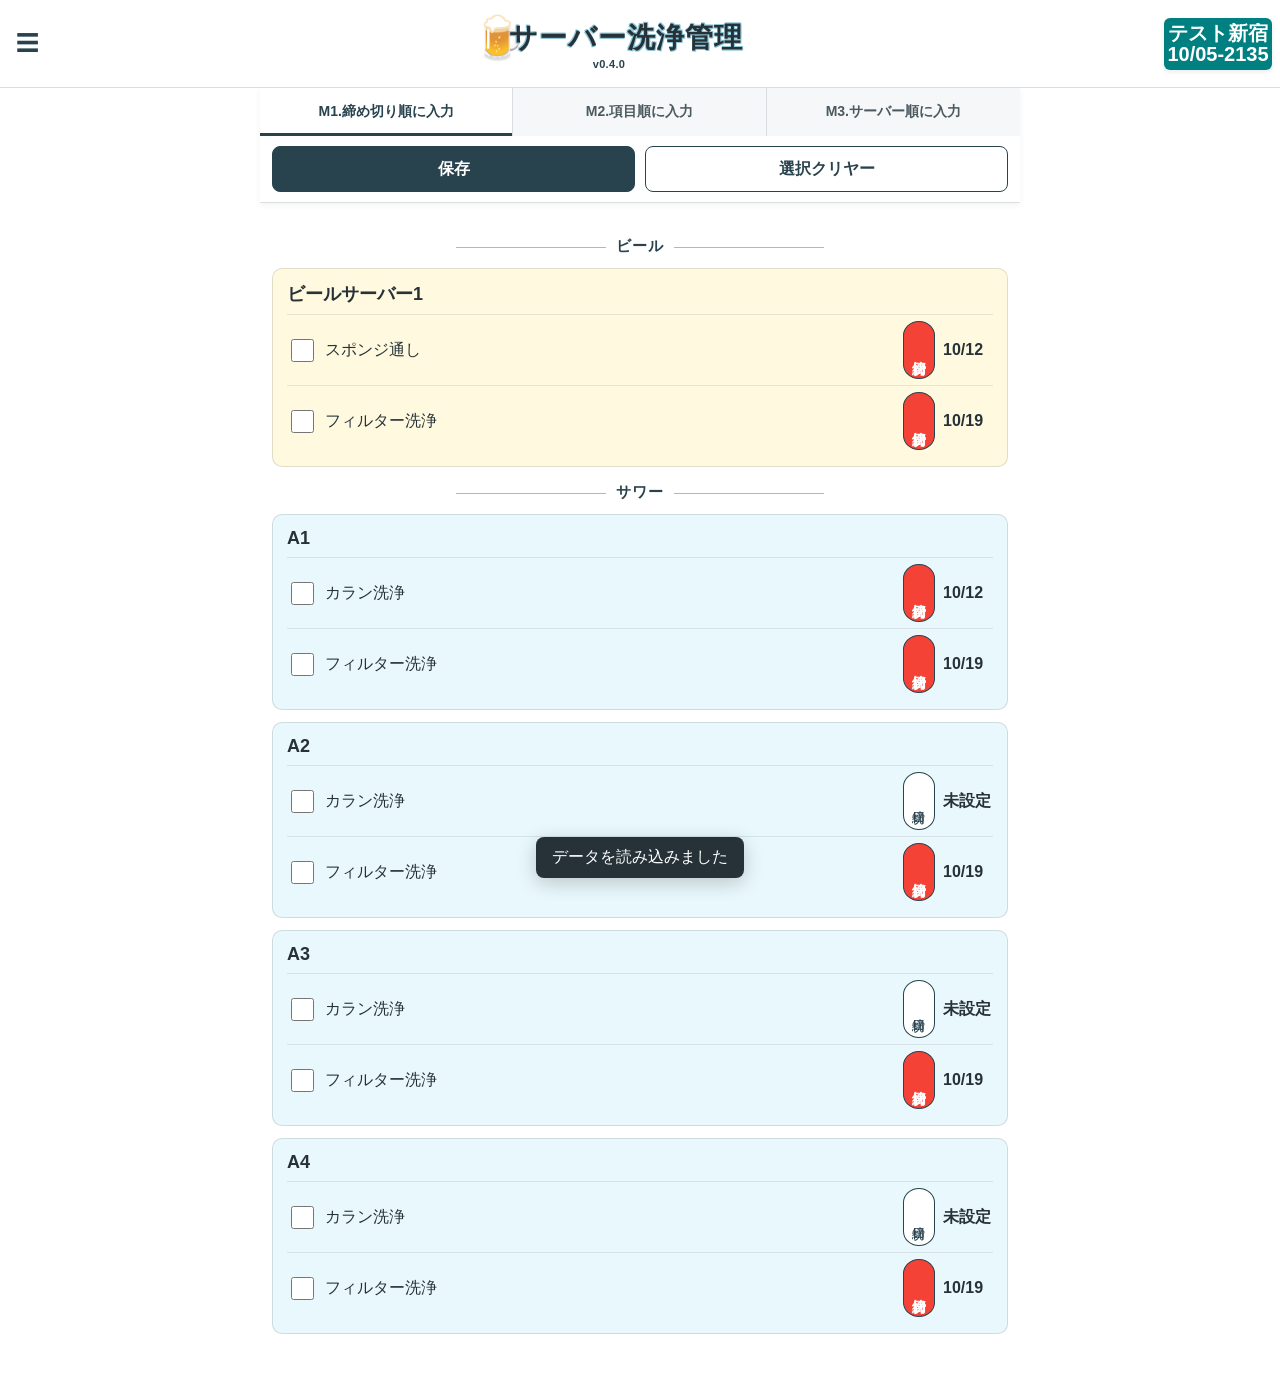
<file: テスト新宿10_05-2135_サーバー管理アプリ_2026-10-05.html>
<html lang="ja"><head>
<meta charset="UTF-8">
<meta name="viewport" content="width=device-width, initial-scale=1, viewport-fit=cover">
<meta name="theme-color" content="#29434e">
<meta name="description" content="サーバー洗浄管理">
<meta name="apple-mobile-web-app-capable" content="yes">
<meta name="mobile-web-app-capable" content="yes">
<title>サーバー洗浄管理</title>
<style>
*{box-sizing:border-box}
:root{
  --text:#263238;--muted:#66727a;--line:#d9dee1;--navy:#29434e;--blue-outline:#8fc7d8;
  --beer-card:#fff9df;--sour-card:#e9f8fc;--setup-card:#f3f5f6;
  --signal-yellow:#ffeb3b;--signal-red:#f44336;--button:#29434e;--button-text:#fff;--page:#fff;
  --header-height:calc(88px + env(safe-area-inset-top));
}
html,body{margin:0;padding:0;min-height:100%;background:var(--page);color:var(--text);
  font-family:"Zen Maru Gothic",-apple-system,BlinkMacSystemFont,"Noto Sans JP","Yu Gothic",Meiryo,sans-serif}
body{min-height:100vh}
button,input,select{font:inherit}
button{cursor:pointer}
.app-header{position:sticky;top:0;z-index:20;height:var(--header-height);padding-top:env(safe-area-inset-top);
  background:#fff;border-bottom:1px solid var(--line);display:grid;grid-template-columns:54px minmax(0,1fr) 116px;align-items:center}
.header-left{min-width:0;height:100%;display:flex;align-items:center;justify-content:flex-start}
.header-menu{width:54px;height:100%;border:0;background:transparent;color:var(--navy);font-size:23px}
.header-menu:hover{background:#f5f7f8}
.header-center{min-width:0;height:100%;display:flex;align-items:center;justify-content:center;overflow:hidden}
.title-block{min-width:0;max-width:100%;display:flex;flex-direction:column;align-items:center;justify-content:center}
.title-main{display:flex;align-items:center;justify-content:center;min-width:0;max-width:100%;height:42px}
.beer-emoji{flex:0 0 auto;font-size:42px;line-height:1;user-select:none;opacity:.85;margin-right:-18px;pointer-events:none}
.app-title-text{position:relative;z-index:1;min-width:0;max-width:100%;margin:0;padding:0 2px;
  font-size:clamp(21px,3.2vw,28px);font-weight:700;letter-spacing:.04em;white-space:nowrap;color:var(--text);
  font-family:"Zen Maru Gothic",sans-serif;text-shadow:-.6px -.6px 0 var(--blue-outline),.6px -.6px 0 var(--blue-outline),-.6px .6px 0 var(--blue-outline),.6px .6px 0 var(--blue-outline)}
.app-title-version{display:block;margin-top:-1px;font-size:11px;font-weight:700;letter-spacing:.03em;white-space:nowrap;color:var(--navy)}
.header-right{min-width:0;height:100%;display:flex;align-items:center;justify-content:flex-end;padding-right:8px}
.store-name,.shop-badge-option{width:116px;height:52px;padding:1px 2px;display:flex;align-items:center;justify-content:center;
  text-align:center;border-radius:6px;border:1px solid transparent;box-shadow:0 2px 5px rgba(0,0,0,.08);position:relative;overflow:hidden}
.store-name-text{display:-webkit-box;width:100%;max-width:100%;font-size:21px;line-height:1.05;font-weight:700;
  overflow:hidden;overflow-wrap:anywhere;word-break:break-word;-webkit-line-clamp:2;-webkit-box-orient:vertical}
.shop-badge-01{background:#8B4513;color:#fff;border-color:transparent}
.shop-badge-02{background:#FFFF00;color:#000;border-color:#000}
.shop-badge-03{background:#f59e0b;color:#1e293b;border-color:transparent}
.shop-badge-04{background:#F5F5DC;color:#000;border-color:#000}
.shop-badge-05{background:#9ACD32;color:#000;border-color:transparent}
.shop-badge-06{background:#3b82f6;color:#fff;border-color:transparent}
.shop-badge-07{background:#008080;color:#fff;border-color:transparent}
.shop-badge-08{background:#8b5cf6;color:#fff;border-color:transparent}
.shop-badge-09{background:#ec4899;color:#fff;border-color:transparent}
.shop-badge-10{background:#6b7280;color:#fff;border-color:transparent}
.shop-badge-picker{margin-top:4px}
.shop-badge-options{display:flex;flex-wrap:wrap;gap:14px;padding:8px 0 4px}
.shop-badge-option{flex:0 0 auto}
.shop-badge-option.selected{outline:3px solid var(--navy);outline-offset:2px}
.shop-badge-option.shop-badge-02{border-color:#000}
.shop-badge-option.shop-badge-04{border-color:#000}
.app-main{width:min(760px,100%);margin:0 auto}
.fixed-controls{position:sticky;top:var(--header-height);z-index:15;background:rgba(255,255,255,.97);
  border-bottom:1px solid var(--line);box-shadow:0 2px 7px rgba(0,0,0,.05)}
.tabs{display:grid;grid-template-columns:repeat(3,1fr)}
.tab{min-height:48px;border:0;border-right:1px solid var(--line);background:#f5f7f8;color:#4b5960;font-weight:700;font-size:14px}
.tab:last-child{border-right:0}
.tab.active{background:#fff;color:var(--navy);box-shadow:inset 0 -3px 0 var(--navy)}
.action-row{display:flex;gap:10px;padding:10px 12px}
.action-row button{flex:1;min-height:46px;border-radius:8px;border:1px solid var(--navy);font-weight:700}
.primary-button{background:var(--button);color:var(--button-text)}
.secondary-button{background:#fff;color:var(--navy)}
.page{padding:18px 12px 48px}
.section-title{text-align:center;margin:16px 0 12px;color:var(--navy);font-size:15px;font-weight:800;letter-spacing:.08em}
.section-title::before,.section-title::after{content:"";display:inline-block;width:28%;max-width:150px;vertical-align:middle;border-top:1px solid #aeb9be;margin:0 10px}
.server-card{border:1px solid rgba(38,50,56,.14);border-radius:10px;padding:13px 14px 10px;margin-bottom:12px;will-change:transform}
.server-card.beer{background:var(--beer-card)}
.server-card.sour{background:var(--sour-card)}
.server-card-head{display:flex;align-items:center;justify-content:space-between;gap:12px;margin-bottom:8px}
.server-name{font-size:18px;font-weight:800;overflow-wrap:anywhere}
.item-row{display:grid;grid-template-columns:minmax(0,1fr) auto;align-items:center;gap:10px;min-height:64px;border-top:1px solid rgba(38,50,56,.10);padding:6px 0;will-change:transform}
.item-label label{display:flex;align-items:center;gap:8px;min-width:0;width:100%}
.item-label input[type=checkbox]{width:23px;height:23px;flex:0 0 auto}
.item-name{overflow-wrap:anywhere}
.deadline-grid{display:grid;grid-template-columns:36px 50px;align-items:center;justify-items:center;gap:6px}
.deadline-badge-cell{display:flex;align-items:center;justify-content:center;width:100%}
.deadline-date-cell{width:100%;text-align:left;font-weight:700;font-size:16px;white-space:nowrap}
.deadline-badge{display:flex;align-items:center;justify-content:center;width:32px;height:58px;border-radius:50%/25%;
  border:1px solid #29434e;writing-mode:vertical-rl;text-orient:upright;line-height:1;letter-spacing:1px;box-sizing:border-box;flex:0 0 auto}
.badge-white{background-color:#fff;color:#29434e;font-size:13px;font-weight:400}
.badge-yellow{background-color:#ffeb3b;color:#29434e;font-size:14px;font-weight:700}
.badge-red{background-color:#f44336;color:#fff;font-size:14px;font-weight:700}
.setup-wrap{padding:22px 16px 90px}
.setup-wrap h1{text-align:center;font-size:24px;margin:10px 0 26px}
.setup-intro{margin:-8px 0 20px;color:var(--muted);font-size:13px;line-height:1.7}
.form-card{border:1px solid var(--line);border-radius:10px;padding:16px;margin-bottom:16px;background:#fff}
.form-card h2{font-size:18px;margin:0 0 14px;color:var(--navy)}
.shop-form-card{background:#fff}
.notice{margin:0 0 12px;color:var(--muted);font-size:12px;line-height:1.6}
.registered-shop-name{min-height:44px;padding:10px;border:1px solid #d9dee1;border-radius:7px;background:#f7f9fa}
.field{margin-bottom:14px}
.field>label{display:block;font-weight:700;margin-bottom:6px}
input[type=text],input[type=number]{width:100%;min-height:44px;border:1px solid #b9c3c7;border-radius:7px;padding:8px 10px;background:#fff}
#beerServers,#sourServers{display:flex;flex-direction:column;gap:12px}
.server-form-card{position:relative;border:1px solid #d2d8db;border-radius:10px;padding:14px 14px 12px;background:var(--setup-card);margin:0}
.server-form-head{display:grid;grid-template-columns:minmax(0,1fr) auto;gap:10px;align-items:end}
.server-form-head .field{margin-bottom:0}
.server-delete{min-height:44px;padding:8px 14px}
.problem-marker{position:absolute;left:-8px;top:18px;width:22px;height:22px;border-radius:50%;background:#f44336;color:#fff;font-weight:900;font-size:14px;line-height:22px;text-align:center;display:none;z-index:3}
.problem-marker.visible{display:block}
.server-items{margin-top:12px}
.item-config{display:grid;grid-template-columns:minmax(0,1fr) 100px auto;gap:8px;align-items:center;margin-bottom:8px}
.item-name-editor{display:flex;flex-direction:column;gap:6px;width:100%}
.item-select-box{width:100%;min-height:44px;border:1px solid #b9c3c7;border-radius:7px;padding:0 10px;background:#fff;font-size:14px}
.item-custom-input{width:100%;min-height:44px;border:1px solid #b9c3c7;border-radius:7px;padding:8px 10px;background:#fff}
.add-button-wrap{margin-top:20px;display:flex;justify-content:flex-start}
.add-button{min-height:42px;padding:7px 16px;border:1px solid var(--navy);border-radius:7px;background:#fff;color:var(--navy);width:auto;display:inline-block}
.server-form-card .add-button-wrap{margin-top:12px}
.item-field{margin-bottom:10px}
.item-signal-label{display:flex;align-items:center;gap:4px;white-space:nowrap;color:var(--text);font-size:12px}
.item-signal-label input{width:18px;height:18px}
.optional-item-box{margin-top:10px;padding-top:12px;border-top:1px solid #d5dade}
.optional-item-head{display:flex;align-items:center;justify-content:space-between;gap:10px;margin-bottom:7px}
.optional-item-head label{font-weight:700}
.danger-button{border:1px solid #d00012!important;color:#d00012!important;background:#fff;border-radius:7px}
.server-local-actions{display:flex;justify-content:flex-end;gap:8px;margin-top:12px}
.server-local-actions button{min-width:88px;min-height:40px;border-radius:7px;border:1px solid var(--navy);font-weight:700}
.server-local-actions .server-save-button:disabled{background:#b9c1c5;color:#fff;border-color:#b9c1c5;cursor:default}
.server-form-card.is-dirty{box-shadow:0 0 0 1px rgba(41,67,78,.08)}
.setup-finish-bar{position:sticky;bottom:0;z-index:10;margin:16px -16px -90px;padding:10px 16px;background:rgba(255,255,255,.96);border-top:1px solid var(--line)}
.setup-finish-bar button{width:100%;min-height:50px;border:0;border-radius:8px;background:var(--button);color:#fff;font-weight:800}
.entry-screen{padding:12px 0 48px}
.entry-title{text-align:center;color:var(--navy);font-size:21px;margin:8px 0}
.entry-description{color:var(--muted);font-size:13px;line-height:1.6;margin:0 0 14px}
.choice-list{display:flex;flex-direction:column;gap:8px}
.choice{display:grid;grid-template-columns:auto minmax(0,1fr) auto;gap:10px;align-items:center;min-height:50px;border:1px solid var(--line);border-radius:9px;padding:8px 10px;background:#fff}
.choice input{width:22px;height:22px}
.m2-item-choices{display:flex;flex-direction:column;gap:8px}
.m2-item-choice{grid-template-columns:auto minmax(0,1fr)}
.m2-servers{margin-top:22px}
.selected-item-title{font-size:18px;color:var(--navy);margin:0 0 4px}
.m2-server-list{display:flex;flex-direction:column;gap:10px}
.m2-server-tile{display:grid;grid-template-columns:auto minmax(0,1fr) auto;gap:10px;align-items:center;min-height:64px;padding:10px 12px;border-radius:10px;border:1px solid rgba(38,50,56,.14);will-change:transform}
.m2-server-tile.beer{background:var(--beer-card)}
.m2-server-tile.sour{background:var(--sour-card)}
.m2-server-tile input{width:23px;height:23px}
.m2-server-name{font-weight:800;overflow-wrap:anywhere}
.menu-backdrop,.modal-backdrop{position:fixed;inset:0;z-index:100;background:rgba(0,0,0,.42)}
.menu-backdrop{display:flex}
.menu-drawer{width:min(360px,88vw);height:100%;background:#fff;padding:24px 18px;box-shadow:8px 0 30px rgba(0,0,0,.18);will-change:transform}
.menu-drawer h2{margin:0 0 18px;color:var(--navy)}
.menu-item{display:block;width:100%;text-align:left;min-height:48px;border:0;border-bottom:1px solid var(--line);background:#fff;color:var(--text);font-weight:700}
.menu-item-danger{color:#b42318}
.menu-note{font-size:12px;color:var(--muted);line-height:1.6}
.modal-backdrop{display:flex;align-items:center;justify-content:center;padding:20px}
.modal{width:min(420px,100%);background:#fff;border-radius:12px;padding:20px;box-shadow:0 12px 40px rgba(0,0,0,.22)}
.modal h2{margin:0 0 10px;font-size:19px}
.modal p{line-height:1.6;margin:0 0 18px}
.modal-actions{display:flex;gap:10px}
.modal-actions button{flex:1;min-height:46px;border-radius:8px;font-weight:700}
.toast{position:fixed;left:50%;bottom:22px;transform:translateX(-50%);z-index:200;background:#263238;color:#fff;padding:10px 16px;border-radius:8px;box-shadow:0 5px 20px rgba(0,0,0,.2)}
@media(max-width:480px){
  .item-config{grid-template-columns:1fr 78px auto}
  .item-signal-label{font-size:11px}
  .section-title::before,.section-title::after{width:20%}
  .app-header{grid-template-columns:48px minmax(0,1fr) 104px}
  .header-menu{width:48px}
  .header-right{padding-right:4px}
  .store-name,.shop-badge-option{width:104px;height:50px;padding:1px 2px}
  .store-name{flex-basis:104px}
  .store-name-text{font-size:21px}
  .app-title-text{font-size:clamp(19px,6.2vw,23px);letter-spacing:.02em}
  .beer-emoji{font-size:34px;margin-right:-15px}
  .app-title-version{font-size:10px}
}
</style>
  <meta property="og:image" content="https://bolt.new/static/og_default.png">
    <meta name="twitter:card" content="summary_large_image">
    <meta name="twitter:image" content="https://bolt.new/static/og_default.png">
</head>
<body>
<header class="app-header">
  <div class="header-left"><button id="menuButton" class="header-menu" type="button" aria-label="メニューを開く">☰</button></div>
  <div class="header-center"><div class="title-block"><div class="title-main"><span class="beer-emoji">🍺</span><h1 class="app-title-text">サーバー洗浄管理</h1></div><span class="app-title-version">v0.4.0</span></div></div>
  <div class="header-right"><div id="storeNameHeader" class="store-name shop-badge-07"><span class="store-name-text" style="font-size: 19px; line-height: 1.05;">テスト新宿10/05-2135</span></div></div>
</header>
<main id="app" class="app-main"><div class="fixed-controls"><nav class="tabs" aria-label="入力方法"><button class="tab active" data-mode="M1">M1.締め切り順に入力</button><button class="tab" data-mode="M2">M2.項目順に入力</button><button class="tab" data-mode="M3">M3.サーバー順に入力</button></nav><div class="action-row" id="mainActions"><button class="primary-button" type="button" id="saveButton">保存</button><button class="secondary-button" type="button" id="clearButton">選択クリヤー</button></div></div><section id="content" class="page"><div class="section-title">ビール</div><article class="server-card beer"><div class="server-card-head"><div class="server-name">ビールサーバー1</div></div><div class="item-list"><div class="item-row"><div class="item-label"><label><input type="checkbox" data-server-id="f9813088-91f2-404c-977d-bbef61300d70" data-item-id="84cfa35a-b1fe-434c-a9b9-303bc2b3e8bf"><span class="item-name">スポンジ通し</span></label></div><div class="deadline-grid"><div class="deadline-badge-cell"><span class="deadline-badge badge-white">締切日</span></div><div class="deadline-date-cell">10/12</div></div></div><div class="item-row"><div class="item-label"><label><input type="checkbox" data-server-id="f9813088-91f2-404c-977d-bbef61300d70" data-item-id="ead3e143-c02a-4f5a-b3d8-7c6372467423"><span class="item-name">フィルター洗浄</span></label></div><div class="deadline-grid"><div class="deadline-badge-cell"><span class="deadline-badge badge-white">締切日</span></div><div class="deadline-date-cell">10/19</div></div></div></div></article><div class="section-title">サワー</div><article class="server-card sour"><div class="server-card-head"><div class="server-name">A1</div></div><div class="item-list"><div class="item-row"><div class="item-label"><label><input type="checkbox" data-server-id="e0c35dcc-2814-488e-8a63-e9731b65e30f" data-item-id="d37ab101-f843-4318-9445-8416ca5d9b45"><span class="item-name">カラン洗浄</span></label></div><div class="deadline-grid"><div class="deadline-badge-cell"><span class="deadline-badge badge-white">締切日</span></div><div class="deadline-date-cell">10/12</div></div></div><div class="item-row"><div class="item-label"><label><input type="checkbox" data-server-id="e0c35dcc-2814-488e-8a63-e9731b65e30f" data-item-id="e6bbd708-83d8-4114-a5a9-10dc49344211"><span class="item-name">フィルター洗浄</span></label></div><div class="deadline-grid"><div class="deadline-badge-cell"><span class="deadline-badge badge-white">締切日</span></div><div class="deadline-date-cell">10/19</div></div></div></div></article><article class="server-card sour"><div class="server-card-head"><div class="server-name">A2</div></div><div class="item-list"><div class="item-row"><div class="item-label"><label><input type="checkbox" data-server-id="4e44f167-aba9-44bb-9f74-237f308ea68f" data-item-id="8f2457d6-89a6-4c13-8227-5848c2afe524"><span class="item-name">カラン洗浄</span></label></div><div class="deadline-grid"><div class="deadline-badge-cell"><span class="deadline-badge badge-white">締切日</span></div><div class="deadline-date-cell">未設定</div></div></div><div class="item-row"><div class="item-label"><label><input type="checkbox" data-server-id="4e44f167-aba9-44bb-9f74-237f308ea68f" data-item-id="25b4ab2f-4a56-4b60-948b-4156e3a0cc9f"><span class="item-name">フィルター洗浄</span></label></div><div class="deadline-grid"><div class="deadline-badge-cell"><span class="deadline-badge badge-white">締切日</span></div><div class="deadline-date-cell">10/19</div></div></div></div></article><article class="server-card sour"><div class="server-card-head"><div class="server-name">A3</div></div><div class="item-list"><div class="item-row"><div class="item-label"><label><input type="checkbox" data-server-id="a7a389d2-8110-4bb9-b3f2-6f5de8df5561" data-item-id="84f7d959-c0a1-4d50-b117-790b3594c39b"><span class="item-name">カラン洗浄</span></label></div><div class="deadline-grid"><div class="deadline-badge-cell"><span class="deadline-badge badge-white">締切日</span></div><div class="deadline-date-cell">未設定</div></div></div><div class="item-row"><div class="item-label"><label><input type="checkbox" data-server-id="a7a389d2-8110-4bb9-b3f2-6f5de8df5561" data-item-id="eabd90eb-49f9-4c0f-ad31-52209eeb3232"><span class="item-name">フィルター洗浄</span></label></div><div class="deadline-grid"><div class="deadline-badge-cell"><span class="deadline-badge badge-white">締切日</span></div><div class="deadline-date-cell">10/19</div></div></div></div></article><article class="server-card sour"><div class="server-card-head"><div class="server-name">A4</div></div><div class="item-list"><div class="item-row"><div class="item-label"><label><input type="checkbox" data-server-id="085032ac-dd40-4682-98c5-4f96f4cd6d7e" data-item-id="41369507-6ada-44bd-adf2-c2f95adc460f"><span class="item-name">カラン洗浄</span></label></div><div class="deadline-grid"><div class="deadline-badge-cell"><span class="deadline-badge badge-white">締切日</span></div><div class="deadline-date-cell">未設定</div></div></div><div class="item-row"><div class="item-label"><label><input type="checkbox" data-server-id="085032ac-dd40-4682-98c5-4f96f4cd6d7e" data-item-id="a5a862eb-f0f2-4672-b6a2-46f49774f8a1"><span class="item-name">フィルター洗浄</span></label></div><div class="deadline-grid"><div class="deadline-badge-cell"><span class="deadline-badge badge-white">締切日</span></div><div class="deadline-date-cell">10/19</div></div></div></div></article></section></main>
<div id="modalRoot"></div>
<script>
const APP_VERSION="v0.4.0";
const STORAGE_KEY="server-cleaning-appData";
const EMBEDDED_DATA="{\"version\":2,\"shopName\":\"テスト新宿10/05-2135\",\"shopBadgeColor\":\"07\",\"servers\":[{\"id\":\"f9813088-91f2-404c-977d-bbef61300d70\",\"type\":\"beer\",\"name\":\"ビールサーバー1\",\"items\":[{\"id\":\"84cfa35a-b1fe-434c-a9b9-303bc2b3e8bf\",\"name\":\"スポンジ通し\",\"days\":7,\"signal\":true,\"history\":[\"2026-10-05T11:56:03.780Z\"],\"lastCleanedAt\":\"2026-10-05T11:56:03.780Z\"},{\"id\":\"ead3e143-c02a-4f5a-b3d8-7c6372467423\",\"name\":\"フィルター洗浄\",\"days\":14,\"signal\":true,\"history\":[\"2026-10-05T11:56:03.780Z\"],\"lastCleanedAt\":\"2026-10-05T11:56:03.780Z\"}]},{\"id\":\"e0c35dcc-2814-488e-8a63-e9731b65e30f\",\"type\":\"sour\",\"name\":\"A1\",\"items\":[{\"id\":\"d37ab101-f843-4318-9445-8416ca5d9b45\",\"name\":\"カラン洗浄\",\"days\":7,\"signal\":true,\"history\":[\"2026-10-05T11:56:03.780Z\"],\"lastCleanedAt\":\"2026-10-05T11:56:03.780Z\"},{\"id\":\"e6bbd708-83d8-4114-a5a9-10dc49344211\",\"name\":\"フィルター洗浄\",\"days\":14,\"signal\":true,\"history\":[\"2026-10-05T11:56:03.780Z\"],\"lastCleanedAt\":\"2026-10-05T11:56:03.780Z\"}]},{\"id\":\"4e44f167-aba9-44bb-9f74-237f308ea68f\",\"type\":\"sour\",\"name\":\"A2\",\"items\":[{\"id\":\"8f2457d6-89a6-4c13-8227-5848c2afe524\",\"name\":\"カラン洗浄\",\"days\":7,\"signal\":true,\"history\":[],\"lastCleanedAt\":null},{\"id\":\"25b4ab2f-4a56-4b60-948b-4156e3a0cc9f\",\"name\":\"フィルター洗浄\",\"days\":14,\"signal\":true,\"history\":[\"2026-10-05T11:56:17.529Z\"],\"lastCleanedAt\":\"2026-10-05T11:56:17.529Z\"}]},{\"id\":\"a7a389d2-8110-4bb9-b3f2-6f5de8df5561\",\"type\":\"sour\",\"name\":\"A3\",\"items\":[{\"id\":\"84f7d959-c0a1-4d50-b117-790b3594c39b\",\"name\":\"カラン洗浄\",\"days\":7,\"signal\":true,\"history\":[],\"lastCleanedAt\":null},{\"id\":\"eabd90eb-49f9-4c0f-ad31-52209eeb3232\",\"name\":\"フィルター洗浄\",\"days\":14,\"signal\":true,\"history\":[\"2026-10-05T11:56:03.780Z\"],\"lastCleanedAt\":\"2026-10-05T11:56:03.780Z\"}]},{\"id\":\"085032ac-dd40-4682-98c5-4f96f4cd6d7e\",\"type\":\"sour\",\"name\":\"A4\",\"items\":[{\"id\":\"41369507-6ada-44bd-adf2-c2f95adc460f\",\"name\":\"カラン洗浄\",\"days\":7,\"signal\":true,\"history\":[],\"lastCleanedAt\":null},{\"id\":\"a5a862eb-f0f2-4672-b6a2-46f49774f8a1\",\"name\":\"フィルター洗浄\",\"days\":14,\"signal\":true,\"history\":[\"2026-10-05T11:56:03.780Z\"],\"lastCleanedAt\":\"2026-10-05T11:56:03.780Z\"}]}],\"createdAt\":\"2026-10-05T11:51:21.245Z\",\"updatedAt\":\"2026-10-05T12:20:36.420Z\"}";
const DEFAULT_SHOP_BADGE_COLOR="10";
const SHOP_BADGE_COLORS={"01":{bg:"#8B4513",color:"#fff",border:"transparent",className:"shop-badge-01"},"02":{bg:"#FFFF00",color:"#000",border:"#000",className:"shop-badge-02"},"03":{bg:"#f59e0b",color:"#1e293b",border:"transparent",className:"shop-badge-03"},"04":{bg:"#F5F5DC",color:"#000",border:"#000",className:"shop-badge-04"},"05":{bg:"#9ACD32",color:"#000",border:"transparent",className:"shop-badge-05"},"06":{bg:"#3b82f6",color:"#fff",border:"transparent",className:"shop-badge-06"},"07":{bg:"#008080",color:"#fff",border:"transparent",className:"shop-badge-07"},"08":{bg:"#8b5cf6",color:"#fff",border:"transparent",className:"shop-badge-08"},"09":{bg:"#ec4899",color:"#fff",border:"transparent",className:"shop-badge-09"},"10":{bg:"#6b7280",color:"#fff",border:"transparent",className:"shop-badge-10"}};
const SHOP_BADGE_NAMES={"01":"サドルブラウン","02":"イエロー","03":"アンバー","04":"ベージュ","05":"イエローグリーン","06":"ブルー","07":"ティール/藍緑","08":"パープル","09":"ピンク","10":"グレー"};
const DEFAULT_ITEMS={beer:[{name:"スポンジ通し",days:7,signal:true},{name:"フィルター洗浄",days:14,signal:true}],sour:[{name:"カラン洗浄",days:7,signal:true},{name:"フィルター洗浄",days:14,signal:true}]};
let appData=null,currentMode="M1",setupBackup=null,setupInitial=false,setupSnapshots=new Map(),setupNewCards=new Set(),setupErrors=new Set();

function dbGet(key){try{return JSON.parse(localStorage.getItem(key))}catch(e){return null}}
function dbSet(key,val){try{localStorage.setItem(key,JSON.stringify(val))}catch(e){console.warn("localStorage save failed",e)}}
function dbDelete(key){try{localStorage.removeItem(key)}catch(e){}}

document.addEventListener("DOMContentLoaded",init);

function init(){
  document.getElementById("menuButton").addEventListener("click",openMenu);
  let restored=false;
  if(EMBEDDED_DATA){
    try{
      const embedded=JSON.parse(EMBEDDED_DATA);
      if(embedded&&embedded.servers){
        dbSet(STORAGE_KEY,embedded);
        restored=true;
      }
    }catch(e){console.warn("EMBEDDED_DATA parse failed",e)}
  }
  appData=dbGet(STORAGE_KEY);
  if(!appData){appData=createEmptyData();setupInitial=true;renderSetup(false,true);return}
  normalizeData();updateHeader();currentMode="M1";renderMain();
  if(restored)showToast("データを読み込みました");
}

function createEmptyData(){return{version:2,shopName:"",shopBadgeColor:DEFAULT_SHOP_BADGE_COLOR,servers:[createServer("beer","ビールサーバー1"),createServer("sour","A1")],createdAt:new Date().toISOString(),updatedAt:new Date().toISOString()}}
function createServer(type,name=""){return{id:crypto.randomUUID(),type,name,items:DEFAULT_ITEMS[type].map(item=>createItem(item))}}
function createItem(source){return{id:crypto.randomUUID(),name:source.name||"",days:Math.max(1,Number(source.days)||7),signal:source.signal!==false,history:Array.isArray(source.history)?[...source.history]:[],lastCleanedAt:source.lastCleanedAt||null}}
function cloneItem(item){return{id:item.id,name:item.name,days:Math.max(1,Number(item.days)||7),signal:item.signal!==false,history:Array.isArray(item.history)?[...item.history]:[],lastCleanedAt:item.lastCleanedAt||null}}
function cloneServer(server){return{id:server.id,type:server.type,name:server.name,items:server.items.map(cloneItem)}}
function normalizeData(){if(!appData||!Array.isArray(appData.servers)){appData=createEmptyData();return}appData.shopName=appData.shopName||"";if(!SHOP_BADGE_COLORS[appData.shopBadgeColor])appData.shopBadgeColor=DEFAULT_SHOP_BADGE_COLOR;appData.servers.forEach(server=>{server.id=server.id||crypto.randomUUID();server.type=server.type==="sour"?"sour":"beer";server.name=server.name||"";server.items=Array.isArray(server.items)?server.items:[];server.items.forEach(item=>{item.id=item.id||crypto.randomUUID();item.name=item.name||"";item.days=Math.max(1,Number(item.days)||7);item.signal=item.signal!==false;item.history=Array.isArray(item.history)?item.history:[];item.lastCleanedAt=item.lastCleanedAt||null})})}
function updateHeader(){const element=document.getElementById("storeNameHeader");if(!element)return;const color=SHOP_BADGE_COLORS[appData?.shopBadgeColor]?appData.shopBadgeColor:DEFAULT_SHOP_BADGE_COLOR;const text=element.querySelector(".store-name-text");if(text)text.textContent=appData?.shopName||"";element.className="store-name "+SHOP_BADGE_COLORS[color].className;fitShopBadgeText(element)}

function renderSetup(edit,firstTime){
  setupInitial=firstTime;setupBackup=edit?JSON.parse(JSON.stringify(appData)):null;setupSnapshots=new Map();setupNewCards=new Set();setupErrors=new Set();
  const app=document.getElementById("app");const d=appData;
  app.innerHTML='<section class="setup-wrap"><h1>設定</h1>'+(firstTime?'<p class="setup-intro">店名や各サーバーを登録したのち、メインページに進みます。<br>左上の三本線を押すと、取説が確認できます。</p>':'')+'<div class="form-card shop-form-card"><h2>店舗</h2><div class="field"><label>'+(firstTime?"店名":"登録店名")+'</label>'+(firstTime?'<input id="shopName" type="text" value="'+escAttr(d.shopName)+'" placeholder="例：○○店">':'<div class="registered-shop-name">'+esc(d.shopName)+'</div>')+'</div>'+(firstTime?shopBadgePickerHtml(d.shopName,d.shopBadgeColor):'<p class="notice">店名の変更は、メニューの「特別メニュー：店名変更」から行います。</p>')+'</div><div class="form-card"><h2>ビールサーバー</h2><p class="notice">初期状態は1台・2項目です。サーバー名、締切日数、締切日強調は自由に設定できます。</p><div id="beerServers"></div><div class="add-button-wrap"><button class="add-button" type="button" onclick="addServer(\'beer\')">＋ ビールサーバーを追加</button></div></div><div class="form-card"><h2>サワーサーバー</h2><p class="notice">卓番号・卓名は自由入力し、入力した順番で表示します。</p><div id="sourServers"></div><div class="add-button-wrap"><button class="add-button" type="button" onclick="addServer(\'sour\')">＋ サワーサーバーを追加</button></div></div><div class="setup-finish-bar"><button type="button" onclick="finishSetup()">設定を完了しメインページに進む</button></div></section>';
  renderServerEditors("beer");renderServerEditors("sour");bindSetupInputCommitHandlers();bindShopBadgePicker();
}
function serverSnapshot(server){return JSON.parse(JSON.stringify(cloneServer(server)))}
function restoreServerSnapshot(serverId){const snapshot=setupSnapshots.get(serverId);if(!snapshot)return false;const index=appData.servers.findIndex(s=>s.id===serverId);if(index<0)return false;appData.servers[index]=JSON.parse(JSON.stringify(snapshot));return true}
function readServerCard(card){const server=appData.servers.find(x=>x.id===card.dataset.serverId);if(!server)return null;const nameInput=card.querySelector(".server-name-input");const newName=nameInput?nameInput.value.trim():server.name;const rows=[...card.querySelectorAll(".item-config")].slice(0,3);const items=rows.map((row)=>{const select=row.querySelector(".item-select-box");const customInput=row.querySelector(".item-custom-input");let itemName="";if(select&&select.value==="custom"){itemName=customInput?customInput.value.trim():""}else if(select){itemName=select.value}else if(customInput){itemName=customInput.value.trim()}return{name:itemName,days:Math.max(1,Math.min(3650,Number(row.querySelector(".item-days-input")?.value)||7)),signal:!!row.querySelector(".item-signal-input")?.checked}});return{server,name:newName,items}}
function syncCardToWorkingData(card){const data=readServerCard(card);if(!data)return;const{server,name,items}=data;const serverRenamed=server.name!==name;server.name=name;items.forEach((entry,index)=>{const item=server.items[index];if(!item)return;if(item.name!==entry.name){item.name=entry.name;item.history=[];item.lastCleanedAt=null}item.days=entry.days;item.signal=entry.signal});if(serverRenamed){server.items.forEach(item=>{item.history=[];item.lastCleanedAt=null})}}
function bindSetupInputCommitHandlers(){document.querySelectorAll(".server-form-card .server-name-input, .server-form-card .item-custom-input, .server-form-card .item-days-input").forEach(input=>{input.removeEventListener("input",handleInputChange);input.addEventListener("input",handleInputChange)});document.querySelectorAll(".server-form-card .item-select-box, .server-form-card .item-signal-input").forEach(select=>{select.removeEventListener("change",handleInputChange);select.addEventListener("change",handleInputChange)})}
function handleInputChange(e){const card=e.target.closest(".server-form-card");if(card)markCardDirtyFromDom(card)}
function meaningfulCardState(card){const data=readServerCard(card);if(!data)return null;return{name:data.name,items:data.items.map(x=>({name:x.name,days:x.days,signal:x.signal}))}}
function markCardDirtyFromDom(card){if(!card)return;syncCardToWorkingData(card);const id=card.dataset.serverId;const current=meaningfulCardState(card);const snapshot=setupSnapshots.get(id);const isDirty=!snapshot||JSON.stringify(current)!==JSON.stringify({name:snapshot.name,items:snapshot.items.map(x=>({name:x.name,days:x.days,signal:x.signal}))});card.classList.toggle("is-dirty",isDirty);const saveBtn=card.querySelector(".server-save-button");if(saveBtn)saveBtn.disabled=!isDirty;if(isDirty)setupErrors.delete(id);updateProblemMarker(card)}
function updateProblemMarker(card){const marker=card.querySelector(".problem-marker");if(marker)marker.classList.toggle("visible",setupErrors.has(card.dataset.serverId))}
function itemNameEditorHtml(item){const defaultOptions=["スポンジ通し","フィルター洗浄","カラン洗浄"];const isCustom=item.name&&!defaultOptions.includes(item.name);const selectedValue=isCustom?"custom":(item.name||"スポンジ通し");return'<div class="item-name-editor"><select class="item-select-box" onchange="handleItemSelectChange(this)"><option value="スポンジ通し" '+(selectedValue==="スポンジ通し"?"selected":"")+'>スポンジ通し</option><option value="フィルター洗浄" '+(selectedValue==="フィルター洗浄"?"selected":"")+'>フィルター洗浄</option><option value="カラン洗浄" '+(selectedValue==="カラン洗浄"?"selected":"")+'>カラン洗浄</option><option value="custom" '+(isCustom?"selected":"")+'>直接入力（その他）</option></select><input class="item-custom-input" type="text" value="'+(isCustom?escAttr(item.name):"")+'" placeholder="項目名を入力" style="display:'+(isCustom?"block":"none")+';"></div>'}
function handleItemSelectChange(selectElem){const container=selectElem.closest(".item-name-editor");const inputElem=container.querySelector(".item-custom-input");if(selectElem.value==="custom"){inputElem.style.display="block";inputElem.value="";inputElem.placeholder="項目名を入力";inputElem.focus()}else{inputElem.style.display="none";inputElem.value=selectElem.value}markCardDirtyFromDom(selectElem.closest(".server-form-card"))}
function renderServerEditors(type){const container=document.getElementById(type==="beer"?"beerServers":"sourServers");if(!container)return;container.innerHTML="";const typeServers=appData.servers.filter(server=>server.type===type);typeServers.forEach((server,serverIndex)=>{const card=document.createElement("div");card.className="server-form-card";card.dataset.serverId=server.id;if(!setupNewCards.has(server.id))setupSnapshots.set(server.id,serverSnapshot(server));const itemHtml=server.items.map((item,index)=>{if(index<2)return itemConfigHtml(item,"標準項目 "+(index+1),false);return'<div class="optional-item-box"><div class="optional-item-head"><label>任意項目</label><button class="danger-button item-delete-button" type="button">削除</button></div>'+itemConfigHtml(item,"",true)+"</div>"}).join("");const placeholder=serverNamePlaceholder(type);card.innerHTML='<div class="problem-marker" aria-hidden="true">!</div><div class="server-form-head"><div class="field"><label>サーバー名</label><input class="server-name-input" type="text" value="'+escAttr(server.name)+'" placeholder="'+escAttr(placeholder)+'"></div>'+(serverIndex>0?'<button class="danger-button server-delete" type="button">削除</button>':"")+'</div><div class="server-items">'+itemHtml+"</div>"+(server.items.length<3?'<div class="add-button-wrap"><button class="add-button optional-add-button" type="button">＋ 項目を追加</button></div>':"")+'<div class="server-local-actions"><button class="secondary-button server-cancel-button" type="button">キャンセル</button><button class="primary-button server-save-button" type="button" disabled>保存</button></div>';container.appendChild(card);card.querySelector(".server-delete")?.addEventListener("click",()=>deleteServer(server.id,type));card.querySelector(".optional-add-button")?.addEventListener("click",()=>addOptional(server.id,type));card.querySelector(".item-delete-button")?.addEventListener("click",()=>deleteOptional(server.id,type));card.querySelector(".server-save-button")?.addEventListener("click",()=>saveServerCard(server.id,type));card.querySelector(".server-cancel-button")?.addEventListener("click",()=>cancelServerCard(server.id,type))});bindSetupInputCommitHandlers()}
function itemConfigHtml(item,label,optional){return'<div class="field item-field">'+(label?"<label>"+label+"</label>":"")+'<div class="item-config">'+itemNameEditorHtml(item)+'<input class="item-days-input" type="number" min="1" max="3650" value="'+(Number(item.days)||7)+'" title="締切日数"><label class="item-signal-label"><input class="item-signal-input" type="checkbox" '+(item.signal?"checked":"")+"> 締切日強調</label></div></div>"}
function addServer(type){discardEmptyNewCards(type);const server=createServer(type,"");appData.servers.push(server);setupNewCards.add(server.id);renderServerEditors(type);const newCard=document.querySelector('[data-server-id="'+CSS.escape(server.id)+'"]');if(newCard){markCardDirtyFromDom(newCard);newCard.querySelector(".server-name-input")?.focus()}}
function discardEmptyNewCards(type){const ids=appData.servers.filter(s=>s.type===type&&setupNewCards.has(s.id)).map(s=>s.id);for(const id of ids){const server=appData.servers.find(s=>s.id===id);if(!server)continue;const hasMeaningful=server.name.trim()||server.items.some((item,index)=>index>=2&&item.name.trim());if(!hasMeaningful){appData.servers=appData.servers.filter(s=>s.id!==id);setupNewCards.delete(id);setupSnapshots.delete(id);setupErrors.delete(id)}}}
function serverNamePlaceholder(type){const count=appData.servers.filter(server=>server.type===type).length;if(type==="sour"){if(count===2)return"テーブルの並び順に合わせると管理がスムーズです";if(count>=3)return"他のサーバーと重複しない名前を付けてください。";return"例：A1"}if(count===1)return"例：厨房手前";return"他のサーバーと重複しない名前を付けてください。"}
function addOptional(serverId,type){const server=appData.servers.find(x=>x.id===serverId);if(!server||server.items.length>=3)return;server.items.push({id:crypto.randomUUID(),name:"",days:7,signal:true,history:[],lastCleanedAt:null});renderServerEditors(type);const card=document.querySelector('[data-server-id="'+CSS.escape(serverId)+'"]');if(card)markCardDirtyFromDom(card)}
function deleteOptional(serverId,type){const server=appData.servers.find(x=>x.id===serverId);if(!server||server.items.length!==3)return;if(!window.confirm("3つ目の任意項目を削除しますか？\nこの項目の履歴も削除されます。"))return;server.items.splice(2,1);renderServerEditors(type);const card=document.querySelector('[data-server-id="'+CSS.escape(serverId)+'"]');if(card)markCardDirtyFromDom(card)}
function deleteServer(serverId,type){const count=appData.servers.filter(x=>x.type===type).length;if(count<=1){showToast("ビールとサワーは、それぞれ1台以上必要です。");return}if(!window.confirm("このサーバーを削除しますか？\nこのサーバーに紐づく履歴も削除されます。"))return;appData.servers=appData.servers.filter(x=>x.id!==serverId);setupSnapshots.delete(serverId);setupNewCards.delete(serverId);setupErrors.delete(serverId);renderServerEditors(type)}
function saveServerCard(serverId,type){const card=document.querySelector('[data-server-id="'+CSS.escape(serverId)+'"]');if(!card)return;syncCardToWorkingData(card);const data=readServerCard(card);if(!data)return;let error="";if(!data.name)error="サーバー名を入力してください。";else{const names=appData.servers.filter(s=>s.id!==serverId).map(s=>s.name.trim());if(names.includes(data.name))error="他のサーバーと重複しない名前を付けてください。";const badItem=data.items.findIndex(x=>!x.name);if(badItem>=0){error="項目名を入力してください。"}else{const itemNames=data.items.map(x=>x.name.trim());const hasDuplicate=itemNames.some((name,idx)=>itemNames.indexOf(name)!==idx);if(hasDuplicate)error="項目が重複しています"}}if(error){setupErrors.add(serverId);updateProblemMarker(card);alert(error);return}setupErrors.delete(serverId);setupSnapshots.set(serverId,serverSnapshot(data.server));setupNewCards.delete(serverId);card.classList.remove("is-dirty");card.querySelector(".server-save-button").disabled=true;updateProblemMarker(card)}
function cancelServerCard(serverId,type){if(setupNewCards.has(serverId)){appData.servers=appData.servers.filter(s=>s.id!==serverId);setupNewCards.delete(serverId);setupSnapshots.delete(serverId);setupErrors.delete(serverId)}else{restoreServerSnapshot(serverId);setupErrors.delete(serverId)}renderServerEditors(type)}
function unfinishedSetupCards(){const cards=[...document.querySelectorAll(".server-form-card")];const pending=[];cards.forEach(card=>{const save=card.querySelector(".server-save-button");if(save&&!save.disabled)pending.push(card)});return pending}
function finishSetup(){const shopNameInput=document.getElementById("shopName");if(shopNameInput&&!shopNameInput.value.trim()){alert("店名を入力してください。");shopNameInput.focus();return}for(const type of["beer","sour"])discardEmptyNewCards(type);renderServerEditors("beer");renderServerEditors("sour");const pending=unfinishedSetupCards();if(pending.length){pending.forEach(card=>{setupErrors.add(card.dataset.serverId);updateProblemMarker(card)});alert("保存していないサーバーがあります");pending[0].scrollIntoView({behavior:"smooth",block:"center"});return}const beer=appData.servers.filter(s=>s.type==="beer");const sour=appData.servers.filter(s=>s.type==="sour");if(!beer.length||!sour.length){alert("ビールサーバーとサワーサーバーを、それぞれ1台以上登録してください。");return}if(appData.servers.some(s=>!s.name.trim()||s.items.length<2||s.items.some(i=>!i.name.trim()))){alert("サーバー名と項目名を確認してください。");return}const shopName=shopNameInput?shopNameInput.value.trim():appData.shopName;const selectedBadge=document.querySelector(".shop-badge-option.selected")?.dataset.badgeColor||appData.shopBadgeColor||DEFAULT_SHOP_BADGE_COLOR;const now=new Date().toISOString();appData.shopName=shopName;appData.shopBadgeColor=selectedBadge;appData.version=2;appData.updatedAt=now;dbSet(STORAGE_KEY,appData);setupBackup=null;setupInitial=false;updateHeader();renderMain();showToast("設定を保存しました。")}
function renderMain(){currentMode="M1";window.scrollTo(0,0);document.documentElement.scrollTop=0;document.body.scrollTop=0;updateHeader();document.getElementById("app").innerHTML='<div class="fixed-controls"><nav class="tabs" aria-label="入力方法"><button class="tab active" data-mode="M1">M1.締め切り順に入力</button><button class="tab" data-mode="M2">M2.項目順に入力</button><button class="tab" data-mode="M3">M3.サーバー順に入力</button></nav><div class="action-row" id="mainActions"></div></div><section id="content" class="page"></section>';document.querySelectorAll(".tab").forEach(button=>{button.onclick=()=>switchMode(button.dataset.mode)});renderCurrent()}
function switchMode(mode){currentMode=mode;document.querySelectorAll(".tab").forEach(tab=>tab.classList.toggle("active",tab.dataset.mode===mode));renderCurrent()}
function setMainActions(kind){const row=document.getElementById("mainActions");if(kind==="m2"){row.innerHTML='<button class="primary-button" type="button" id="saveButton">保存</button><button class="secondary-button" type="button" id="cancelButton">キャンセル</button>';document.getElementById("saveButton").onclick=saveSelected;document.getElementById("cancelButton").onclick=()=>renderM2()}else{row.innerHTML='<button class="primary-button" type="button" id="saveButton">保存</button><button class="secondary-button" type="button" id="clearButton">選択クリヤー</button>';document.getElementById("saveButton").onclick=saveSelected;document.getElementById("clearButton").onclick=clearSelection}}
function renderCurrent(){if(currentMode==="M1")renderM1();else if(currentMode==="M2")renderM2();else renderM3()}
function deadlineFor(item){if(!item.lastCleanedAt)return null;const base=new Date(item.lastCleanedAt);base.setHours(0,0,0,0);base.setDate(base.getDate()+Number(item.days));return base}
function signalFor(item){if(!item.lastCleanedAt)return"white";if(!item.signal)return"white";const deadline=deadlineFor(item);const today=new Date();today.setHours(0,0,0,0);const diff=Math.round((deadline-today)/86400000);if(diff<=0)return"red";if(diff<=2)return"yellow";return"white"}
function deadlineBadgeHtml(item){const state=signalFor(item)||"white";return'<span class="deadline-badge badge-'+state+'">締切日</span>'}
function deadlineText(item){const d=deadlineFor(item);if(!d)return"未設定";return(d.getMonth()+1)+"/"+d.getDate()}
function renderM1(){setMainActions("normal");const content=document.getElementById("content");const beer=sortServers(appData.servers.filter(s=>s.type==="beer"));const sour=sortServers(appData.servers.filter(s=>s.type==="sour"));content.innerHTML=sectionHtml("ビール",beer)+sectionHtml("サワー",sour)}
function sectionHtml(title,servers){return'<div class="section-title">'+title+"</div>"+servers.map(serverCardHtml).join("")}
function serverCardHtml(server){return'<article class="server-card '+server.type+'"><div class="server-card-head"><div class="server-name">'+esc(server.name)+'</div></div><div class="item-list">'+server.items.map(item=>itemRowHtml(server,item)).join("")+"</div></article>"}
function itemRowHtml(server,item){return'<div class="item-row"><div class="item-label"><label><input type="checkbox" data-server-id="'+escAttr(server.id)+'" data-item-id="'+escAttr(item.id)+'"><span class="item-name">'+esc(item.name)+'</span></label></div><div class="deadline-grid"><div class="deadline-badge-cell">'+deadlineBadgeHtml(item)+'</div><div class="deadline-date-cell">'+deadlineText(item)+'</div></div></div>'}
function sortServers(servers){return[...servers].sort((a,b)=>priority(a)-priority(b))}
function priority(server){let best=Number.MAX_SAFE_INTEGER;for(const item of server.items){const d=deadlineFor(item);if(d)best=Math.min(best,d.getTime())}return best}
function renderM2(){setMainActions("m2");const content=document.getElementById("content");const items=[...new Set(appData.servers.flatMap(server=>server.items.map(item=>item.name).filter(Boolean)))];content.innerHTML='<div class="entry-screen m2-screen"><h2 class="entry-title">項目を選ぶ</h2><p class="entry-description">入力する項目を1つ選ぶと、対象となるサーバーが下に表示されます。</p><div class="m2-item-choices>'+items.map((name,index)=>'<label class="choice m2-item-choice"><input type="radio" name="m2item" class="m2item" data-name="'+escAttr(name)+'"><span>'+esc(name)+'</span></label>').join("")+'</div><div id="m2Servers" class="m2-servers"></div></div>';document.querySelectorAll(".m2item").forEach(radio=>{radio.addEventListener("change",()=>renderM2Servers(radio.dataset.name))})}
function renderM2Servers(itemName){const target=document.getElementById("m2Servers");if(!target)return;const servers=appData.servers.filter(server=>server.items.some(item=>item.name===itemName)).sort((a,b)=>{const typeOrder={beer:0,sour:1};return(typeOrder[a.type]-typeOrder[b.type])||(appData.servers.indexOf(a)-appData.servers.indexOf(b))});target.innerHTML='<h3 class="selected-item-title">'+esc(itemName)+'</h3><p class="entry-description">対象サーバーを選択してください。</p><div class="m2-server-list">'+servers.map(server=>{const item=server.items.find(x=>x.name===itemName);return'<label class="m2-server-tile '+server.type+'"><input type="checkbox" class="m2server" data-server-id="'+escAttr(server.id)+'" data-item-id="'+escAttr(item.id)+'"><span class="m2-server-name">'+esc(server.name)+'</span><div class="deadline-grid"><div class="deadline-badge-cell">'+deadlineBadgeHtml(item)+'</div><div class="deadline-date-cell">'+deadlineText(item)+'</div></div></label>'}).join("")+"</div>"}
function renderM3(){setMainActions("normal");const content=document.getElementById("content");const beer=appData.servers.filter(s=>s.type==="beer");const sour=appData.servers.filter(s=>s.type==="sour");content.innerHTML=sectionHtml("ビール",beer)+sectionHtml("サワー",sour)}
function saveSelected(){const checks=[...document.querySelectorAll("input[type=checkbox][data-server-id][data-item-id]:checked")];if(!checks.length){alert("保存する項目を選択してください。");return}showConfirm(checks.length+"件保存しますか？").then(ok=>{if(!ok)return;const now=new Date().toISOString();checks.forEach(check=>{const server=appData.servers.find(s=>s.id===check.dataset.serverId);const item=server?.items.find(i=>i.id===check.dataset.itemId);if(!item)return;item.lastCleanedAt=now;item.history=Array.isArray(item.history)?item.history:[];item.history.push(now)});appData.updatedAt=now;dbSet(STORAGE_KEY,appData);if(currentMode==="M1")renderM1();else if(currentMode==="M2")renderM2();else renderM3()})}
function clearSelection(){document.querySelectorAll("input[type=checkbox][data-server-id][data-item-id]").forEach(cb=>cb.checked=false)}

function openMenu(){
  if(document.querySelector(".menu-backdrop"))return;
  const backdrop=document.createElement("div");
  backdrop.className="menu-backdrop";
  backdrop.innerHTML='<aside class="menu-drawer" role="dialog" aria-label="メニュー"><h2>メニュー</h2><button class="menu-item" type="button" data-settings>設定</button><button class="menu-item" type="button" data-shop-name>特別メニュー：店名変更</button><button class="menu-item" type="button" data-export>データを含めてアプリを書き出し</button><button class="menu-item" type="button" data-manual>取扱説明書</button><button class="menu-item menu-item-danger" type="button" data-reset>すべて初期化</button><p class="menu-note">初期化すると店名、サーバー、項目、洗浄履歴をすべて削除します。</p></aside>';
  document.body.appendChild(backdrop);
  backdrop.addEventListener("click",e=>{if(e.target===backdrop)backdrop.remove()});
  backdrop.querySelector("[data-settings]").onclick=()=>{backdrop.remove();renderSetup(true,false)};
  backdrop.querySelector("[data-shop-name]").onclick=()=>{backdrop.remove();openShopNameChange()};
  backdrop.querySelector("[data-export]").onclick=()=>{backdrop.remove();exportSelf()};
  backdrop.querySelector("[data-manual]").onclick=()=>{backdrop.remove();showToast("取扱説明書は準備中です。")};
  backdrop.querySelector("[data-reset]").onclick=()=>{backdrop.remove();resetAppData()};
}

function exportSelf(){
  const data=dbGet(STORAGE_KEY);
  if(!data){alert("保存されているデータがありません。");return}
  const json=JSON.stringify(data);
  const html=document.documentElement.outerHTML;
  const replacement='const EMBEDDED_DATA='+JSON.stringify(json)+';';
  let out=html.replace(/const EMBEDDED_DATA=("[^"]*"|'[^']*'|"");/,replacement);
  if(out===html)out=html.replace("const EMBEDDED_DATA=\"\";",replacement);
  const shopName=(data.shopName||"サーバー管理アプリ").replace(/[\\/:*?"<>|]/g,"_");
  const d=new Date();
  const dateStr=d.getFullYear()+"-"+String(d.getMonth()+1).padStart(2,"0")+"-"+String(d.getDate()).padStart(2,"0");
  const fileName=shopName+"_サーバー管理アプリ_"+dateStr+".html";
  const blob=new Blob([out],{type:"text/html;charset=utf-8"});
  const url=URL.createObjectURL(blob);
  const a=document.createElement("a");
  a.href=url;a.download=fileName;document.body.appendChild(a);a.click();
  document.body.removeChild(a);
  setTimeout(()=>URL.revokeObjectURL(url),1000);
  showToast("アプリを書き出しました。");
}

function resetAppData(){
  showConfirm("店名、サーバー、項目、洗浄履歴をすべて削除して初期設定に戻します。","すべて初期化").then(ok=>{
    if(!ok)return;
    dbDelete(STORAGE_KEY);
    appData=createEmptyData();
    setupBackup=null;setupInitial=true;setupSnapshots=new Map();setupNewCards=new Set();setupErrors=new Set();
    updateHeader();renderSetup(false,true);
    showToast("すべて初期化しました。");
  });
}

function openShopNameChange(){
  const root=document.getElementById("modalRoot");
  root.innerHTML='<div class="modal-backdrop"><div class="modal shop-name-change-modal" role="dialog" aria-modal="true"><h2>店名変更</h2><p>店名と店舗バッジだけを変更します。登録済みのサーバー・項目・履歴はそのまま残ります。</p><div class="field"><label for="shopNameChangeInput">店名</label><input id="shopNameChangeInput" type="text" value="'+escAttr(appData.shopName)+'"></div>'+shopBadgePickerHtml(appData.shopName,appData.shopBadgeColor)+'<div class="modal-actions"><button class="secondary-button" type="button" data-cancel>キャンセル</button><button class="primary-button" type="button" data-save>保存</button></div></div></div>';
  bindShopBadgePicker(root);
  root.querySelector("[data-cancel]").onclick=()=>root.innerHTML="";
  root.querySelector("[data-save]").onclick=()=>{const value=root.querySelector("#shopNameChangeInput").value.trim();if(!value){alert("店名を入力してください。");return}const selectedBadge=root.querySelector(".shop-badge-option.selected")?.dataset.badgeColor||appData.shopBadgeColor||DEFAULT_SHOP_BADGE_COLOR;appData.shopName=value;appData.shopBadgeColor=selectedBadge;appData.updatedAt=new Date().toISOString();dbSet(STORAGE_KEY,appData);root.innerHTML="";updateHeader();renderMain();showToast("店名を変更しました。")};
}
function shopBadgePickerHtml(name,selectedColor){const selected=SHOP_BADGE_COLORS[selectedColor]?selectedColor:DEFAULT_SHOP_BADGE_COLOR;const safeName=name||"店舗名";return'<div class="shop-badge-picker"><div class="field"><label>店舗バッジ</label><p class="notice">店名を入力すると、下の10色に反映されます。使用する色を選択してください。</p></div><div class="shop-badge-options">'+Object.keys(SHOP_BADGE_COLORS).map(key=>'<button type="button" class="shop-badge-option store-name '+(selected===key?"selected":"")+" "+SHOP_BADGE_COLORS[key].className+'" data-badge-color="'+key+'" aria-label="'+SHOP_BADGE_NAMES[key]+'"><span class="store-name-text">'+esc(safeName)+'</span></button>').join("")+"</div></div>"}
function fitShopBadgeText(scope=document){const texts=[];if(scope instanceof Element&&scope.matches(".store-name-text")){texts.push(scope)}else if(scope instanceof Element||scope===document){texts.push(...scope.querySelectorAll(".store-name-text"))}texts.forEach(text=>{const box=text.parentElement;if(!box)return;text.style.fontSize="21px";text.style.lineHeight="1.05";const maxSize=21,minSize=10,step=0.5;const availableWidth=Math.max(1,box.clientWidth-4);const availableHeight=Math.max(1,box.clientHeight-2);let size=maxSize;while(size>minSize){text.style.fontSize=size+"px";text.style.lineHeight="1.05";if(text.scrollWidth<=availableWidth+1&&text.scrollHeight<=availableHeight+1)break;size-=step}text.style.fontSize=Math.max(minSize,size)+"px"})}
function bindShopBadgePicker(scope=document){const input=scope.querySelector("#shopName")||scope.querySelector("#shopNameChangeInput");const buttons=[...scope.querySelectorAll(".shop-badge-option")];if(!buttons.length)return;const refresh=()=>{const value=input?input.value:appData?.shopName||"";buttons.forEach(btn=>{const text=btn.querySelector(".store-name-text");if(text)text.textContent=value||"店舗名"});requestAnimationFrame(()=>fitShopBadgeText(scope))};buttons.forEach(btn=>{btn.onclick=()=>{buttons.forEach(x=>x.classList.remove("selected"));btn.classList.add("selected")}});if(input)input.addEventListener("input",refresh);refresh()}
function showConfirm(message,title="確認"){return new Promise(resolve=>{const root=document.getElementById("modalRoot");root.innerHTML='<div class="modal-backdrop"><div class="modal" role="dialog" aria-modal="true"><h2>'+esc(title)+'</h2><p>'+esc(message)+'</p><div class="modal-actions"><button class="secondary-button" type="button" data-cancel>キャンセル</button><button class="primary-button" type="button" data-ok>OK</button></div></div></div>';root.querySelector("[data-cancel]").onclick=()=>{root.innerHTML="";resolve(false)};root.querySelector("[data-ok]").onclick=()=>{root.innerHTML="";resolve(true)}})}
function showToast(message){document.querySelector(".toast")?.remove();const toast=document.createElement("div");toast.className="toast";toast.textContent=message;document.body.appendChild(toast);setTimeout(()=>toast.remove(),2200)}
function esc(value){return String(value).replaceAll("&","&amp;").replaceAll("<","&lt;").replaceAll(">","&gt;").replaceAll('"',"&quot;").replaceAll("'","&#039;")}
function escAttr(value){return esc(value)}
</script>


</body></html>
</file>
<file: style.css>
* { box-sizing: border-box; }

:root {
  --text:#263238;
  --muted:#66727a;
  --line:#d9dee1;
  --navy:#29434e;
  --blue-outline:#8fc7d8;
  --beer-card:#fff9df;
  --sour-card:#e9f8fc;
  --setup-card:#f3f5f6;
  --signal-yellow:#ffeb3b;
  --signal-red:#f44336;
  --button:#29434e;
  --button-text:#fff;
  --page:#fff;
}

html, body {
  margin:0;
  padding:0;
  min-height:100%;
  background:var(--page);
  color:var(--text);
  font-family:"Zen Maru Gothic",-apple-system,BlinkMacSystemFont,"Noto Sans JP","Yu Gothic",Meiryo,sans-serif;
}

body { min-height:100vh; }

button, input, select { font:inherit; }
button { cursor:pointer; }

/* ============================================================
   ヘッダー（v0.3.01：3領域を独立させた配置）
   ============================================================ */

.app-header {
  position: sticky;
  top: 0;
  z-index: 20;
  height: 88px;
  background: #fff;
  border-bottom: 1px solid var(--line);
  display: grid;
  grid-template-columns: 54px minmax(0, 1fr) 116px;
  align-items: center;
  column-gap: 0;
}

.header-left {
  min-width: 0;
  height: 100%;
  display: flex;
  align-items: center;
  justify-content: flex-start;
}

.header-menu {
  width: 54px;
  height: 100%;
  border: 0;
  background: transparent;
  color: var(--navy);
  font-size: 23px;
}

.header-menu:hover { background: #f5f7f8; }

.header-center {
  min-width: 0;
  height: 100%;
  display: flex;
  align-items: center;
  justify-content: center;
  overflow: hidden;
}

.title-block {
  min-width: 0;
  max-width: 100%;
  display: flex;
  flex-direction: column;
  align-items: center;
  justify-content: center;
  gap: 0;
}

.title-main {
  display: flex;
  align-items: center;
  justify-content: center;
  min-width: 0;
  max-width: 100%;
  height: 42px;
}

.beer-emoji {
  flex: 0 0 auto;
  font-size: 42px;
  line-height: 1;
  user-select: none;
  opacity: 0.85;
  margin-right: -18px;
  pointer-events: none;
}

.app-title-text {
  position: relative;
  z-index: 1;
  min-width: 0;
  max-width: 100%;
  margin: 0;
  padding: 0 2px;
  font-size: clamp(21px, 3.2vw, 28px);
  font-weight: 700;
  letter-spacing: .04em;
  white-space: nowrap;
  color: var(--text);
  font-family: "Zen Maru Gothic", sans-serif;
  text-shadow:
    -.6px -.6px 0 var(--blue-outline),
    .6px -.6px 0 var(--blue-outline),
    -.6px .6px 0 var(--blue-outline),
    .6px .6px 0 var(--blue-outline);
}

.app-title-version {
  display: block;
  margin-top: -1px;
  font-size: 11px;
  font-weight: 700;
  letter-spacing: .03em;
  white-space: nowrap;
  color: var(--navy);
  font-family: "Zen Maru Gothic", sans-serif;
}

.header-right {
  min-width: 0;
  height: 100%;
  display: flex;
  align-items: center;
  justify-content: flex-end;
  padding-right: 8px;
}

/* ============================================================
   店舗名バッヂ
   完成版と設定画面プレビューで共通のデザイン
   ============================================================ */

.store-name,
.shop-badge-option {
  width: 116px;
  height: 52px;
  padding: 1px 2px;
  display: flex;
  align-items: center;
  justify-content: center;
  text-align: center;
  border-radius: 6px;
  border: 1px solid transparent;
  box-shadow: 0 2px 5px rgba(0,0,0,.08);
  position: relative;
  overflow: hidden;
}

.store-name-text {
  display: -webkit-box;
  width: 100%;
  max-width: 100%;
  max-height: none;
  font-size: 21px;
  line-height: 1.05;
  font-weight: 700;
  overflow: hidden;
  overflow-wrap: anywhere;
  word-break: break-word;
  -webkit-line-clamp: 2;
  -webkit-box-orient: vertical;
}

.shop-badge-01 {
  background:#8B4513;
  color:#fff;
  border-color:transparent;
}

.shop-badge-02 {
  background:#FFFF00;
  color:#000;
  border-color:#000;
}

.shop-badge-03 {
  background:#f59e0b;
  color:#1e293b;
  border-color:transparent;
}

.shop-badge-04 {
  background:#F5F5DC;
  color:#000;
  border-color:#000;
}

.shop-badge-05 {
  background:#9ACD32;
  color:#000;
  border-color:transparent;
}

.shop-badge-06 {
  background:#3b82f6;
  color:#fff;
  border-color:transparent;
}

.shop-badge-07 {
  background:#008080;
  color:#fff;
  border-color:transparent;
}

.shop-badge-08 {
  background:#8b5cf6;
  color:#fff;
  border-color:transparent;
}

.shop-badge-09 {
  background:#ec4899;
  color:#fff;
  border-color:transparent;
}

.shop-badge-10 {
  background:#6b7280;
  color:#fff;
  border-color:transparent;
}

.shop-badge-picker { margin-top: 4px; }

.shop-badge-options {
  display:flex;
  flex-wrap:wrap;
  gap:14px;
  padding:8px 0 4px;
}

.shop-badge-option {
  flex: 0 0 auto;
}

.shop-badge-option.selected {
  outline:3px solid var(--navy);
  outline-offset:2px;
}

.shop-badge-option.shop-badge-02 { border-color:#000; }
.shop-badge-option.shop-badge-04 { border-color:#000; }

/* ============================================================
   メイン画面
   ============================================================ */

.app-main {
  width: min(760px, 100%);
  margin: 0 auto;
}

.fixed-controls {
  position: sticky;
  top: 88px;
  z-index: 15;
  background: rgba(255,255,255,.97);
  border-bottom: 1px solid var(--line);
  box-shadow: 0 2px 7px rgba(0,0,0,.05);
}

.tabs {
  display: grid;
  grid-template-columns: repeat(3, 1fr);
}

.tab {
  min-height: 48px;
  border: 0;
  border-right: 1px solid var(--line);
  background: #f5f7f8;
  color: #4b5960;
  font-weight: 700;
  font-size: 14px;
}

.tab:last-child { border-right: 0; }

.tab.active {
  background: #fff;
  color: var(--navy);
  box-shadow: inset 0 -3px 0 var(--navy);
}

.action-row {
  display: flex;
  gap: 10px;
  padding: 10px 12px;
}

.action-row button {
  flex: 1;
  min-height: 46px;
  border-radius: 8px;
  border: 1px solid var(--navy);
  font-weight: 700;
}

.primary-button {
  background: var(--button);
  color: var(--button-text);
}

.secondary-button {
  background: #fff;
  color: var(--navy);
}

.page { padding: 18px 12px 48px; }

.section-title {
  text-align: center;
  margin: 16px 0 12px;
  color: var(--navy);
  font-size: 15px;
  font-weight: 800;
  letter-spacing: .08em;
}

.section-title::before,
.section-title::after {
  content: "";
  display: inline-block;
  width: 28%;
  max-width: 150px;
  vertical-align: middle;
  border-top: 1px solid #aeb9be;
  margin: 0 10px;
}

.server-card {
  border: 1px solid rgba(38,50,56,.14);
  border-radius: 10px;
  padding: 13px 14px 10px;
  margin-bottom: 12px;
}

.server-card.beer { background: var(--beer-card); }
.server-card.sour { background: var(--sour-card); }

.server-card-head {
  display: flex;
  align-items: center;
  justify-content: space-between;
  gap: 12px;
  margin-bottom: 8px;
}

.server-name {
  font-size: 18px;
  font-weight: 800;
  overflow-wrap: anywhere;
}

.item-row {
  display: grid;
  grid-template-columns: minmax(0, 1fr) auto;
  align-items: center;
  gap: 10px;
  min-height: 64px;
  border-top: 1px solid rgba(38, 50, 56, .10);
  padding: 6px 0;
}

.item-label label {
  display: flex;
  align-items: center;
  gap: 8px;
  min-width: 0;
  width: 100%;
}

.item-label input[type=checkbox] {
  width: 23px;
  height: 23px;
  flex: 0 0 auto;
}

.item-name { overflow-wrap: anywhere; }

.deadline-grid {
  display: grid;
  grid-template-columns: 36px 50px;
  align-items: center;
  justify-items: center;
  gap: 6px;
}

.deadline-badge-cell {
  display: flex;
  align-items: center;
  justify-content: center;
  width: 100%;
}

.deadline-date-cell {
  width: 100%;
  text-align: left;
  font-weight: 700;
  font-size: 16px;
  white-space: nowrap;
}

.deadline-badge {
  display: flex;
  align-items: center;
  justify-content: center;
  width: 32px;
  height: 58px;
  border-radius: 50% / 25%;
  border: 1px solid #29434e;
  writing-mode: vertical-rl;
  text-orient: upright;
  line-height: 1;
  letter-spacing: 1px;
  box-sizing: border-box;
  font-family: "Zen Maru Gothic", sans-serif;
  flex: 0 0 auto;
}

.badge-white {
  background-color: #ffffff;
  color: #29434e;
  font-size: 13px;
  font-weight: 400;
}

.badge-yellow {
  background-color: #ffeb3b;
  color: #29434e;
  font-size: 14px;
  font-weight: 700;
}

.badge-red {
  background-color: #f44336;
  color: #ffffff;
  font-size: 14px;
  font-weight: 700;
}

/* ============================================================
   初期設定画面
   ============================================================ */

.setup-wrap { padding: 22px 16px 90px; }

.setup-wrap h1 {
  text-align: center;
  font-size: 24px;
  margin: 10px 0 26px;
}

.setup-intro {
  margin: -8px 0 20px;
  color: var(--muted);
  font-size: 13px;
  line-height: 1.7;
}

.form-card {
  border: 1px solid var(--line);
  border-radius: 10px;
  padding: 16px;
  margin-bottom: 16px;
  background: #fff;
}

.form-card h2 {
  font-size: 18px;
  margin: 0 0 14px;
  color: var(--navy);
}

.shop-form-card { background: #fff; }

.notice {
  margin: 0 0 12px;
  color: var(--muted);
  font-size: 12px;
  line-height: 1.6;
}

.registered-shop-name {
  min-height: 44px;
  padding: 10px;
  border: 1px solid #d9dee1;
  border-radius: 7px;
  background: #f7f9fa;
}

.field { margin-bottom: 14px; }

.field>label {
  display: block;
  font-weight: 700;
  margin-bottom: 6px;
}

input[type=text],
input[type=number] {
  width: 100%;
  min-height: 44px;
  border: 1px solid #b9c3c7;
  border-radius: 7px;
  padding: 8px 10px;
  background: #fff;
}

#beerServers,
#sourServers {
  display: flex;
  flex-direction: column;
  gap: 12px;
}

.server-form-card {
  position: relative;
  border: 1px solid #d2d8db;
  border-radius: 10px;
  padding: 14px 14px 12px;
  background: var(--setup-card);
  margin: 0;
}

.server-form-head {
  display: grid;
  grid-template-columns: minmax(0,1fr) auto;
  gap: 10px;
  align-items: end;
}

.server-form-head .field { margin-bottom: 0; }

.server-delete {
  min-height: 44px;
  padding: 8px 14px;
}

.problem-marker {
  position: absolute;
  left: -8px;
  top: 18px;
  width: 22px;
  height: 22px;
  border-radius: 50%;
  background: #f44336;
  color: #fff;
  font-weight: 900;
  font-size: 14px;
  line-height: 22px;
  text-align: center;
  display: none;
  z-index: 3;
}

.problem-marker.visible { display: block; }

.server-items { margin-top: 12px; }

.item-config {
  display: grid;
  grid-template-columns: minmax(0,1fr) 100px auto;
  gap: 8px;
  align-items: center;
  margin-bottom: 8px;
}

.item-name-editor {
  display: flex;
  flex-direction: column;
  gap: 6px;
  width: 100%;
}

.item-select-box {
  width: 100%;
  min-height: 44px;
  border: 1px solid #b9c3c7;
  border-radius: 7px;
  padding: 0 10px;
  background: #fff;
  font-size: 14px;
}

.item-custom-input {
  width: 100%;
  min-height: 44px;
  border: 1px solid #b9c3c7;
  border-radius: 7px;
  padding: 8px 10px;
  background: #fff;
}

.add-button-wrap {
  margin-top: 20px;
  display: flex;
  justify-content: flex-start;
}

.add-button {
  min-height: 42px;
  padding: 7px 16px;
  border: 1px solid var(--navy);
  border-radius: 7px;
  background: #fff;
  color: var(--navy);
  width: auto;
  display: inline-block;
}

.server-form-card .add-button-wrap { margin-top: 12px; }

.item-field { margin-bottom: 10px; }

.item-signal-label {
  display: flex;
  align-items: center;
  gap: 4px;
  white-space: nowrap;
  color: var(--text);
  font-size: 12px;
}

.item-signal-label input {
  width: 18px;
  height: 18px;
}

.optional-item-box {
  margin-top: 10px;
  padding-top: 12px;
  border-top: 1px solid #d5dade;
}

.optional-item-head {
  display: flex;
  align-items: center;
  justify-content: space-between;
  gap: 10px;
  margin-bottom: 7px;
}

.optional-item-head label { font-weight: 700; }

.danger-button {
  border: 1px solid #d00012!important;
  color: #d00012!important;
  background: #fff;
  border-radius: 7px;
}

.server-local-actions {
  display: flex;
  justify-content: flex-end;
  gap: 8px;
  margin-top: 12px;
}

.server-local-actions button {
  min-width: 88px;
  min-height: 40px;
  border-radius: 7px;
  border: 1px solid var(--navy);
  font-weight: 700;
}

.server-local-actions .server-save-button:disabled {
  background: #b9c1c5;
  color: #fff;
  border-color: #b9c1c5;
  cursor: default;
}

.server-form-card.is-dirty {
  box-shadow: 0 0 0 1px rgba(41,67,78,.08);
}

.setup-finish-bar {
  position: sticky;
  bottom: 0;
  z-index: 10;
  margin: 16px -16px -90px;
  padding: 10px 16px;
  background: rgba(255,255,255,.96);
  border-top: 1px solid var(--line);
}

.setup-finish-bar button {
  width: 100%;
  min-height: 50px;
  border: 0;
  border-radius: 8px;
  background: var(--button);
  color: #fff;
  font-weight: 800;
}

/* ============================================================
   項目・サーバー選択画面
   ============================================================ */

.entry-screen { padding: 12px 0 48px; }

.entry-title {
  text-align: center;
  color: var(--navy);
  font-size: 21px;
  margin: 8px 0 8px;
}

.entry-description {
  color: var(--muted);
  font-size: 13px;
  line-height: 1.6;
  margin: 0 0 14px;
}

.choice-list {
  display: flex;
  flex-direction: column;
  gap: 8px;
}

.choice {
  display: grid;
  grid-template-columns: auto minmax(0,1fr) auto;
  gap: 10px;
  align-items: center;
  min-height: 50px;
  border: 1px solid var(--line);
  border-radius: 9px;
  padding: 8px 10px;
  background: #fff;
}

.choice input {
  width: 22px;
  height: 22px;
}

.choice small { color: var(--muted); }

.mode-next {
  width: 100%;
  min-height: 48px;
  border: 0;
  border-radius: 8px;
  margin-top: 14px;
  font-weight: 800;
}

.m2-item-choices {
  display: flex;
  flex-direction: column;
  gap: 8px;
}

.m2-item-choice { grid-template-columns: auto minmax(0,1fr); }

.m2-servers { margin-top: 22px; }

.selected-item-title {
  font-size: 18px;
  color: var(--navy);
  margin: 0 0 4px;
}

.m2-server-list {
  display: flex;
  flex-direction: column;
  gap: 10px;
}

.m2-server-tile {
  display: grid;
  grid-template-columns: auto minmax(0,1fr) auto;
  gap: 10px;
  align-items: center;
  min-height: 64px;
  padding: 10px 12px;
  border-radius: 10px;
  border: 1px solid rgba(38,50,56,.14);
}

.m2-server-tile.beer { background: var(--beer-card); }
.m2-server-tile.sour { background: var(--sour-card); }

.m2-server-tile input {
  width: 23px;
  height: 23px;
}

.m2-server-name {
  font-weight: 800;
  overflow-wrap: anywhere;
}

/* ============================================================
   メニュー・モーダル・通知
   ============================================================ */

.menu-backdrop,
.modal-backdrop {
  position: fixed;
  inset: 0;
  z-index: 100;
  background: rgba(0,0,0,.42);
}

.menu-backdrop { display: flex; }

.menu-drawer {
  width: min(360px, 88vw);
  height: 100%;
  background: #fff;
  padding: 24px 18px;
  box-shadow: 8px 0 30px rgba(0,0,0,.18);
}

.menu-drawer h2 {
  margin: 0 0 18px;
  color: var(--navy);
}

.menu-item {
  display: block;
  width: 100%;
  text-align: left;
  min-height: 48px;
  border: 0;
  border-bottom: 1px solid var(--line);
  background: #fff;
  color: var(--text);
  font-weight: 700;
}

.menu-note {
  font-size: 12px;
  color: var(--muted);
  line-height: 1.6;
}

.modal-backdrop {
  display: flex;
  align-items: center;
  justify-content: center;
  padding: 20px;
}

.modal {
  width: min(420px, 100%);
  background: #fff;
  border-radius: 12px;
  padding: 20px;
  box-shadow: 0 12px 40px rgba(0,0,0,.22);
}

.modal h2 {
  margin: 0 0 10px;
  font-size: 19px;
}

.modal p {
  line-height: 1.6;
  margin: 0 0 18px;
}

.modal-actions {
  display: flex;
  gap: 10px;
}

.modal-actions button {
  flex: 1;
  min-height: 46px;
  border-radius: 8px;
  font-weight: 700;
}

.toast {
  position: fixed;
  left: 50%;
  bottom: 22px;
  transform: translateX(-50%);
  z-index: 200;
  background: #263238;
  color: #fff;
  padding: 10px 16px;
  border-radius: 8px;
  box-shadow: 0 5px 20px rgba(0,0,0,.2);
}

/* ============================================================
   モバイル表示
   ============================================================ */

@media(max-width:480px) {
  .title-overlay-group { gap: 6px; }

  .item-config {
    grid-template-columns: 1fr 78px auto;
  }

  .item-signal-label { font-size: 11px; }

  .section-title::before,
  .section-title::after {
    width: 20%;
  }

  .app-header {
    grid-template-columns: 48px minmax(0, 1fr) 104px;
  }

  .header-menu { width: 48px; }
  .header-right { padding-right: 4px; }

  .store-name,
  .shop-badge-option {
    width: 104px;
    height: 50px;
    padding: 1px 2px;
  }

  .store-name {
    flex-basis: 104px;
  }

  .store-name-text { font-size: 21px; }

  .app-title-text {
    font-size: clamp(19px, 6.2vw, 23px);
    letter-spacing: .02em;
  }

  .beer-emoji {
    font-size: 34px;
    margin-right: -15px;
  }

  .app-title-version { font-size: 10px; }
}
</file>
